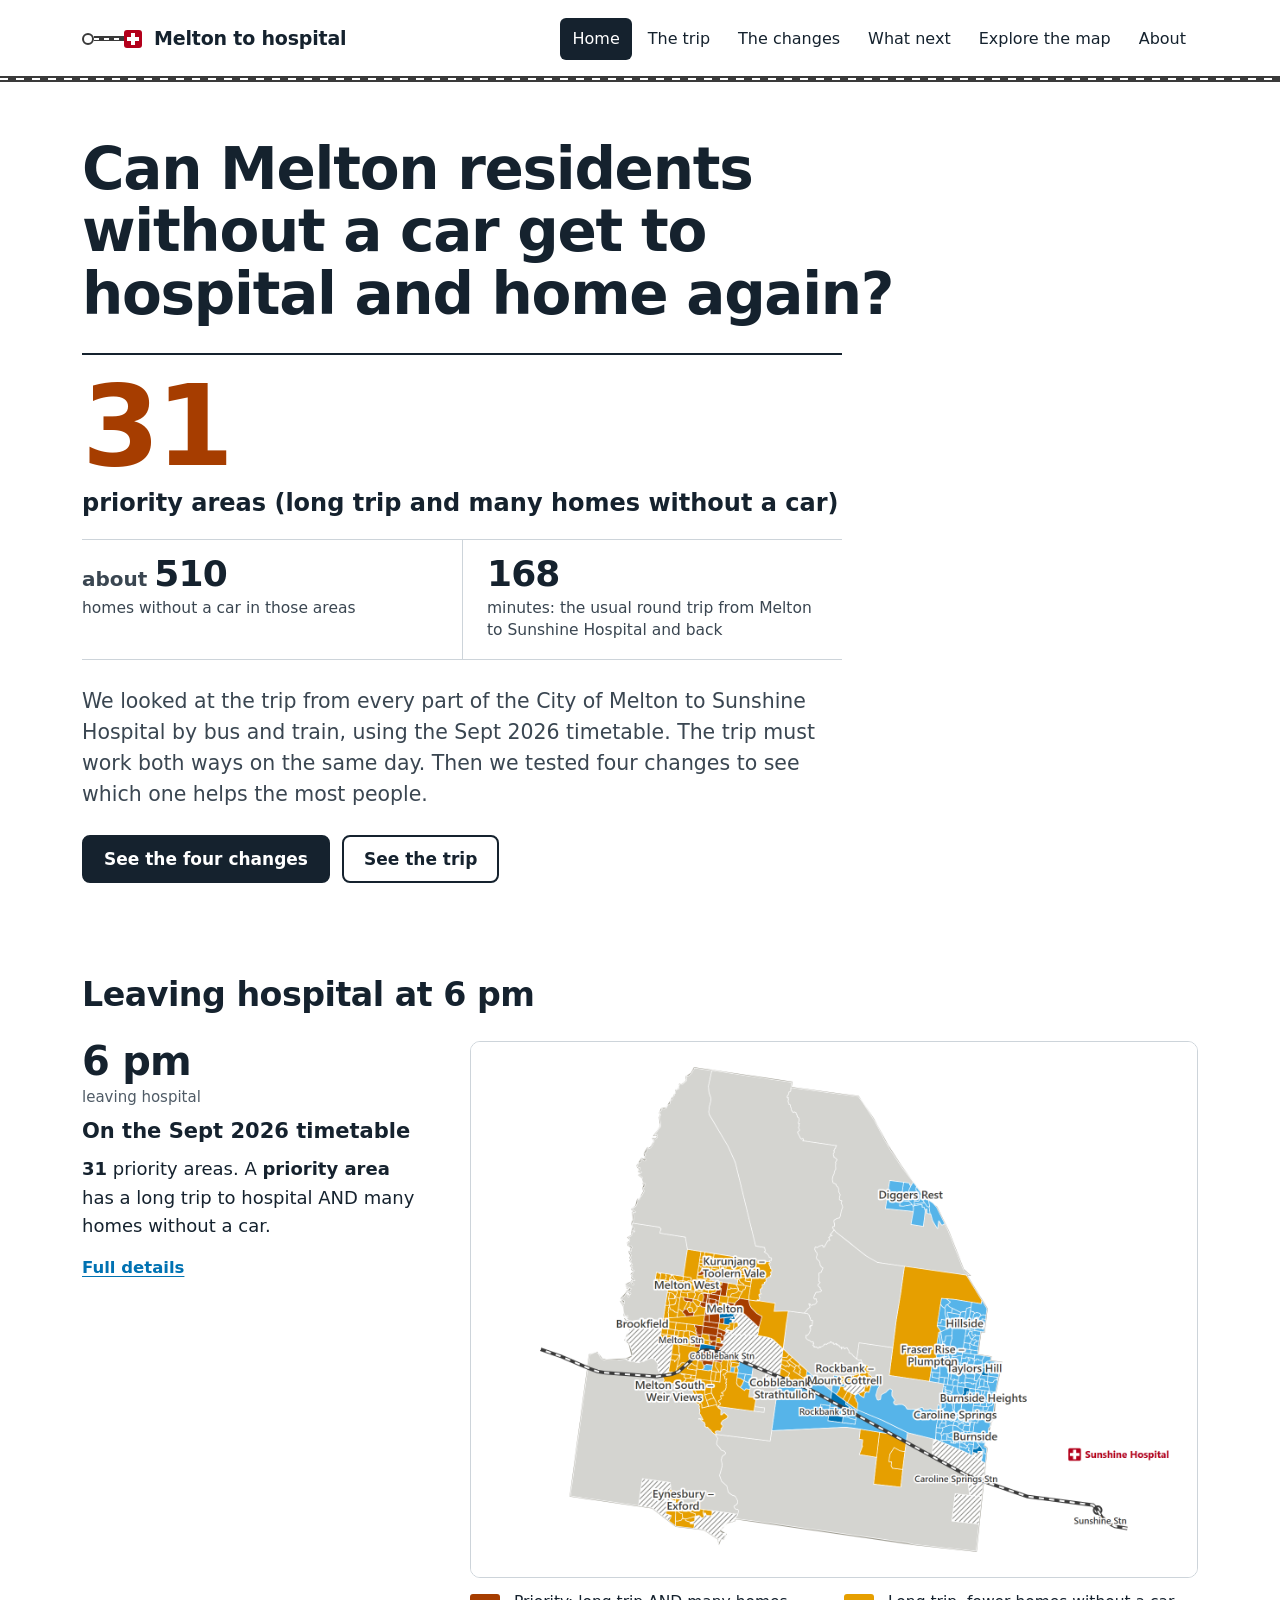
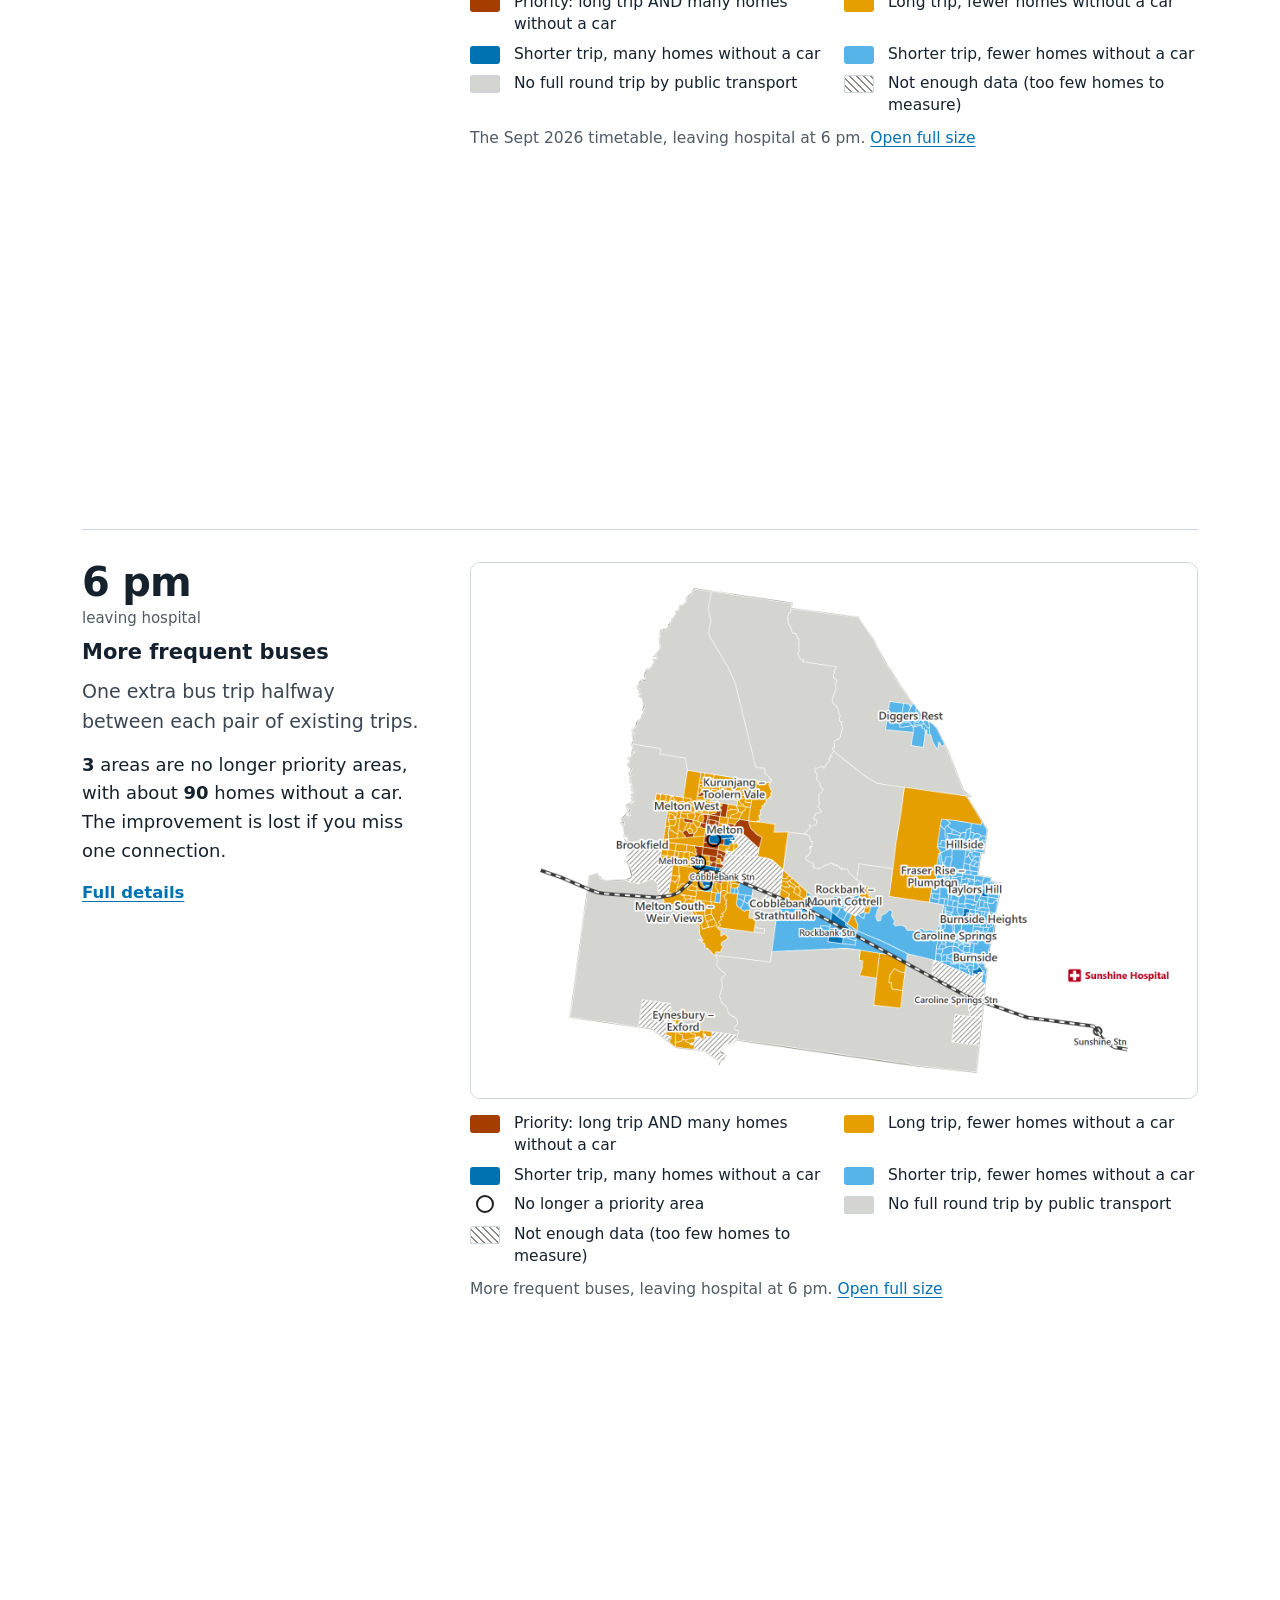
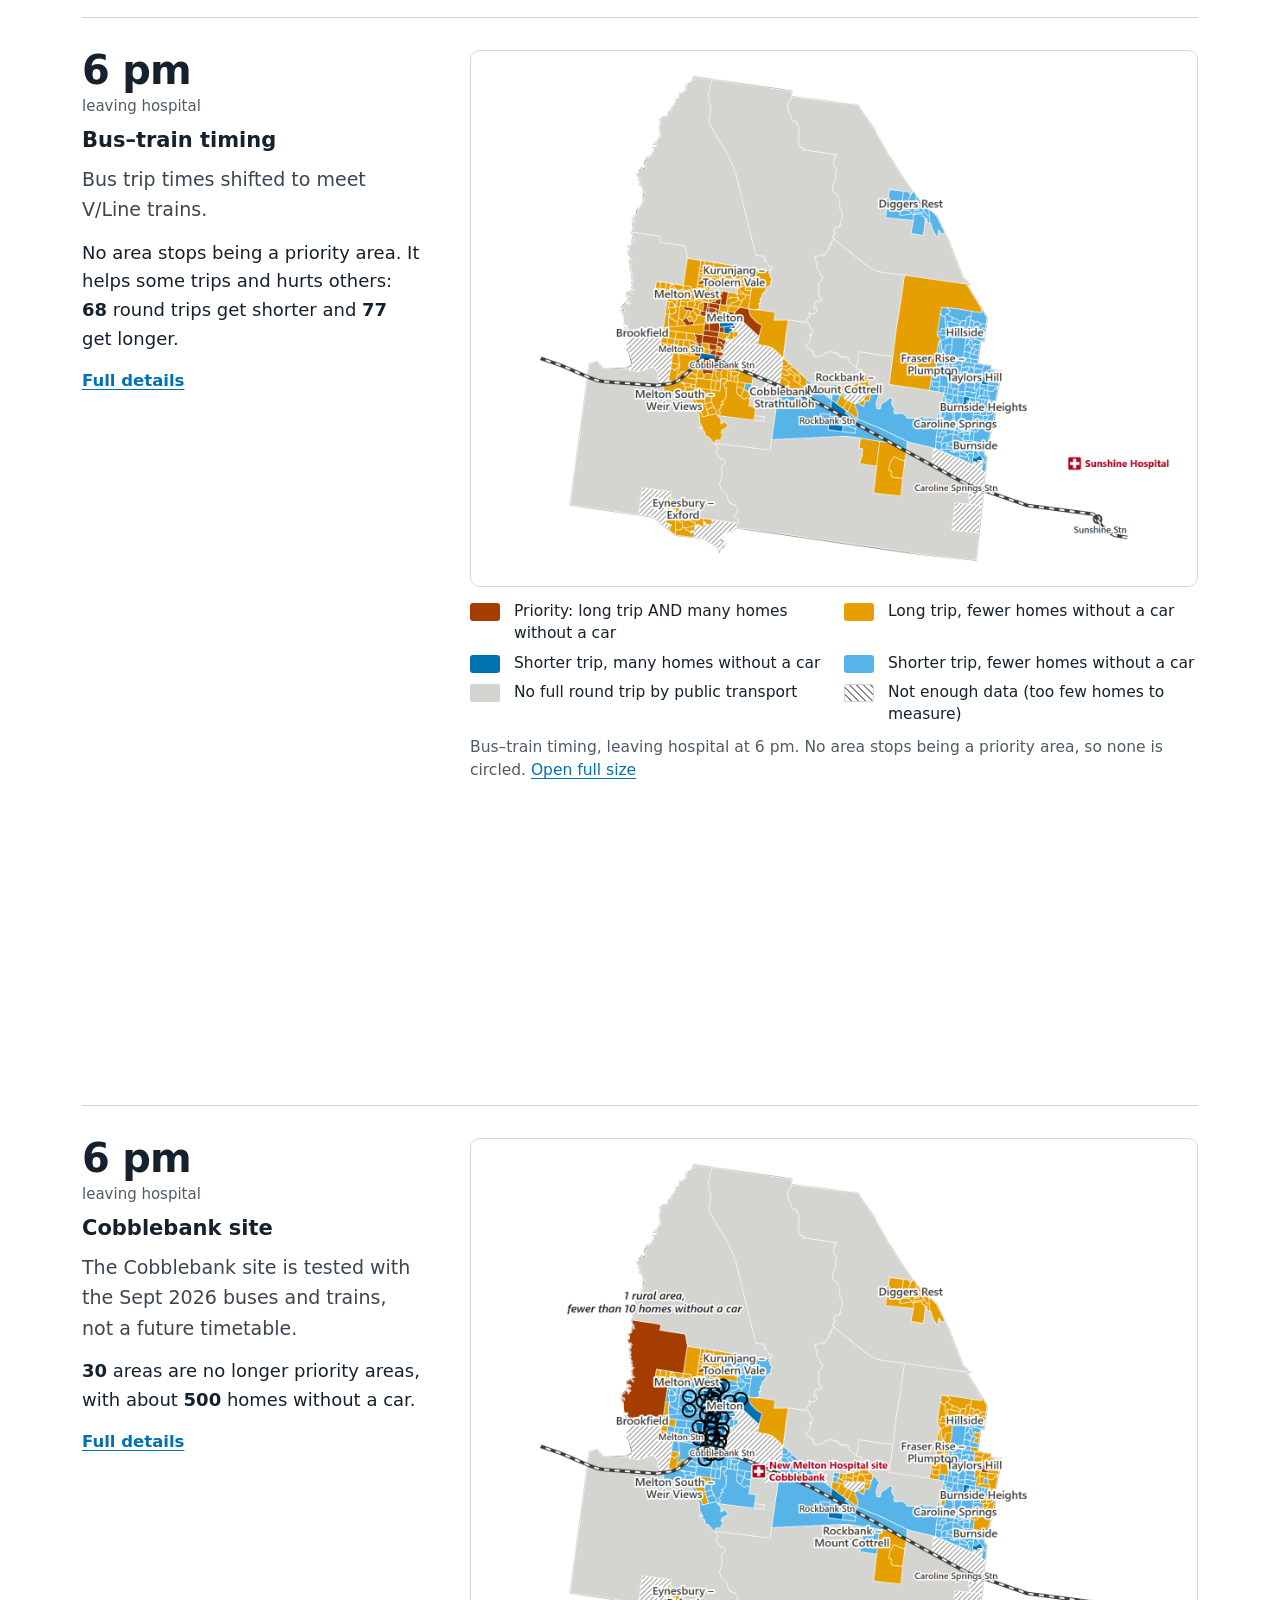
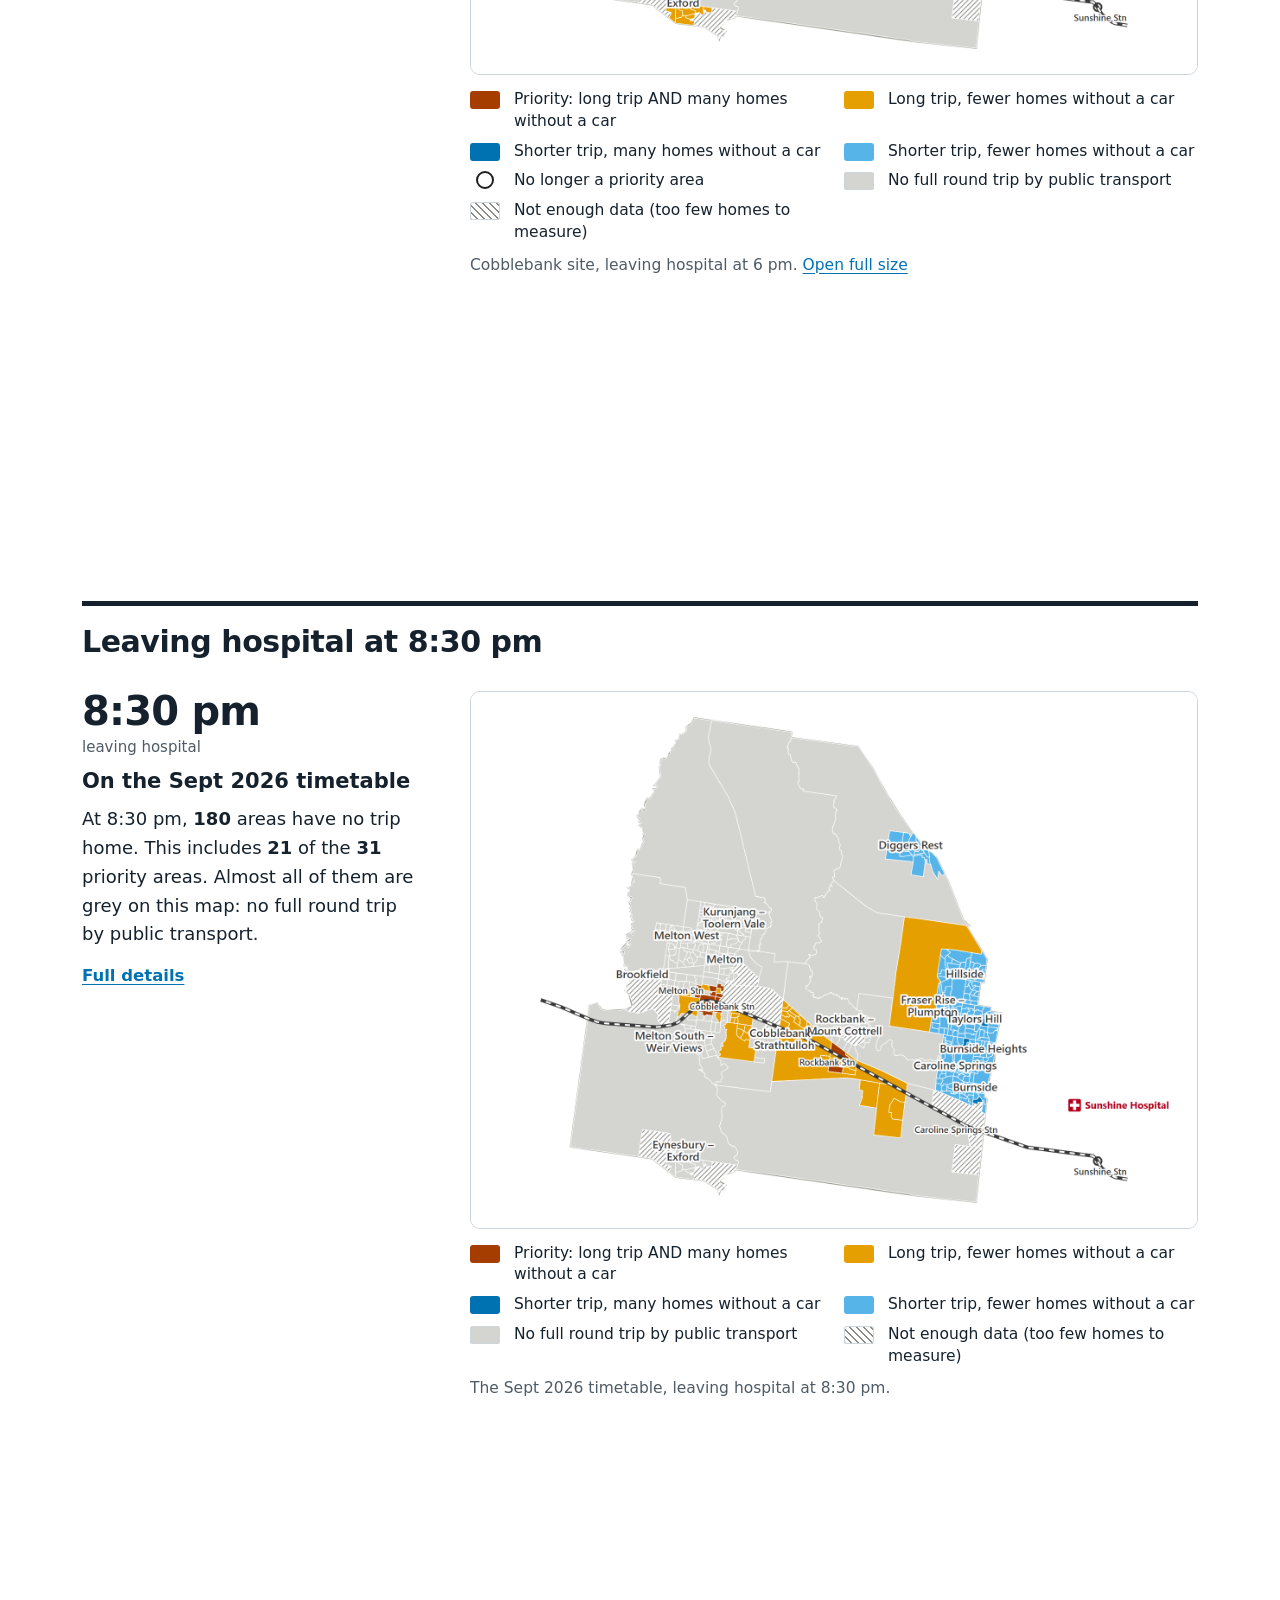
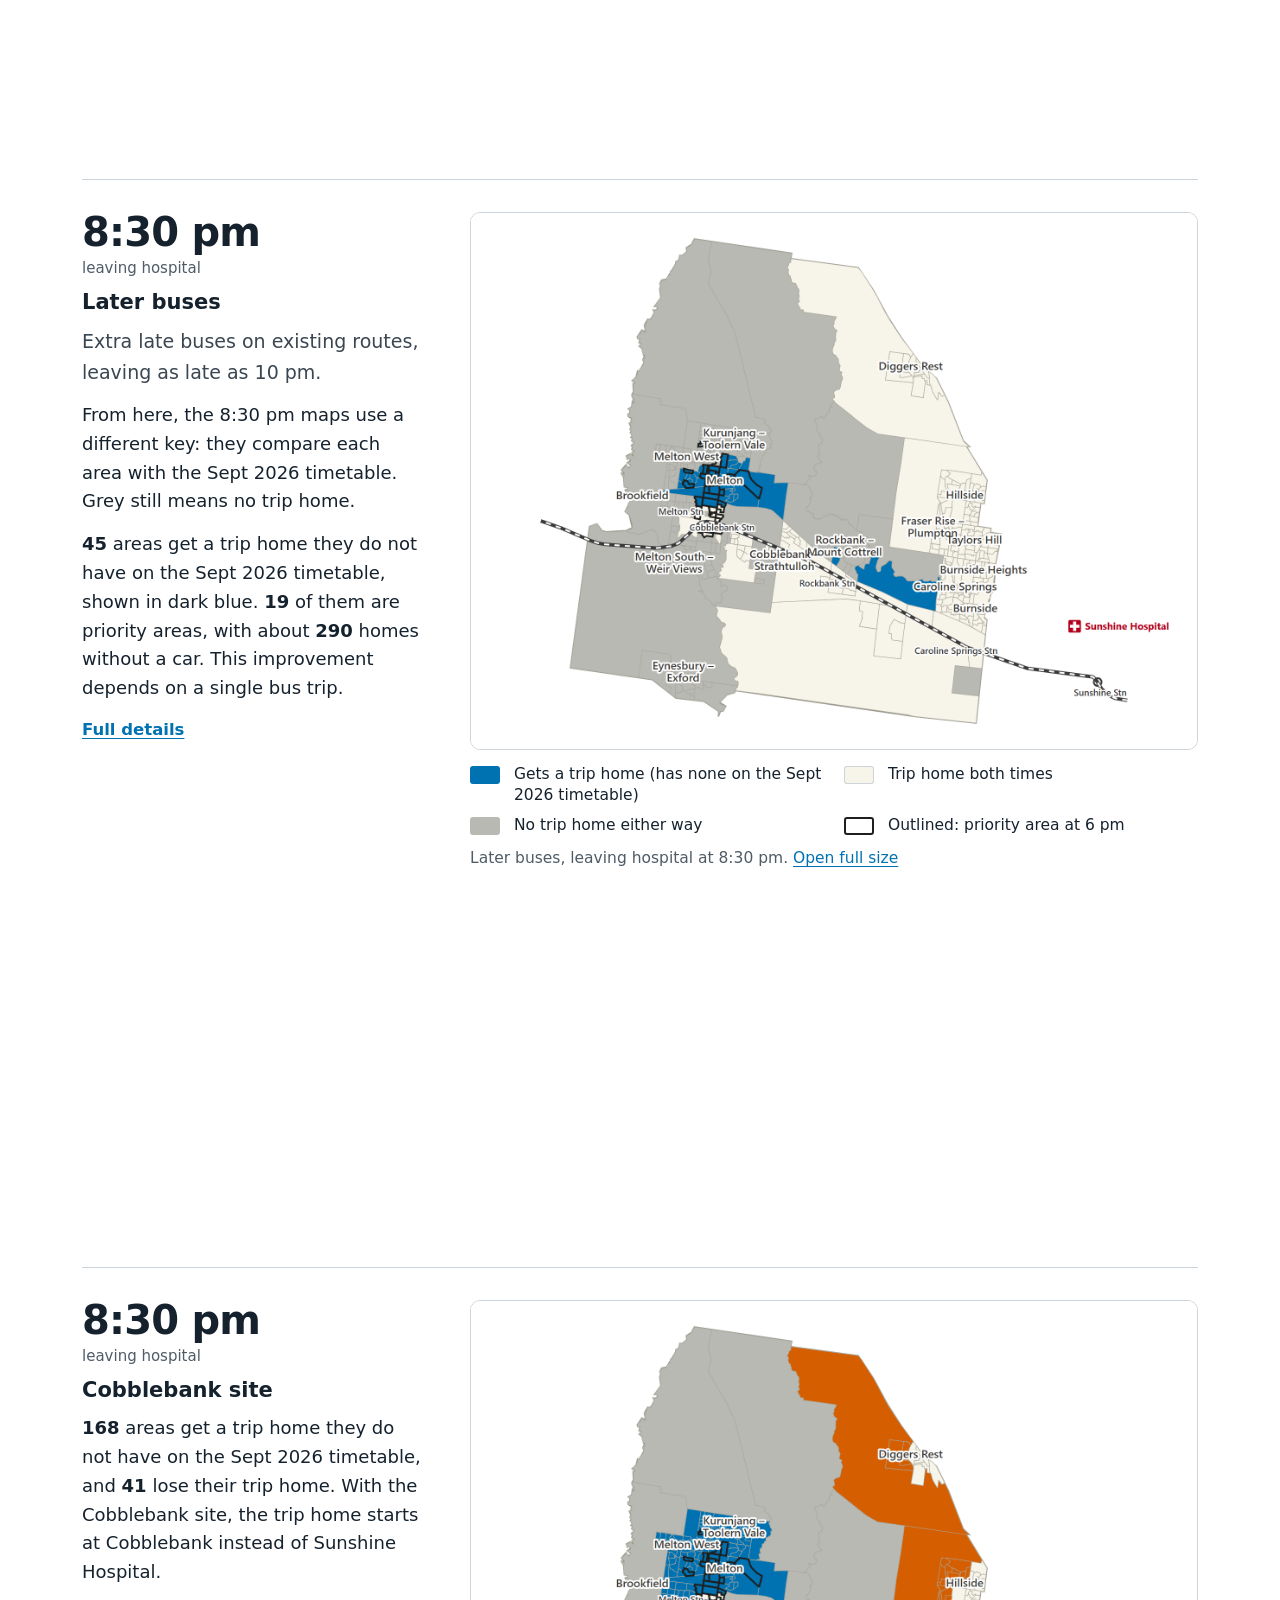
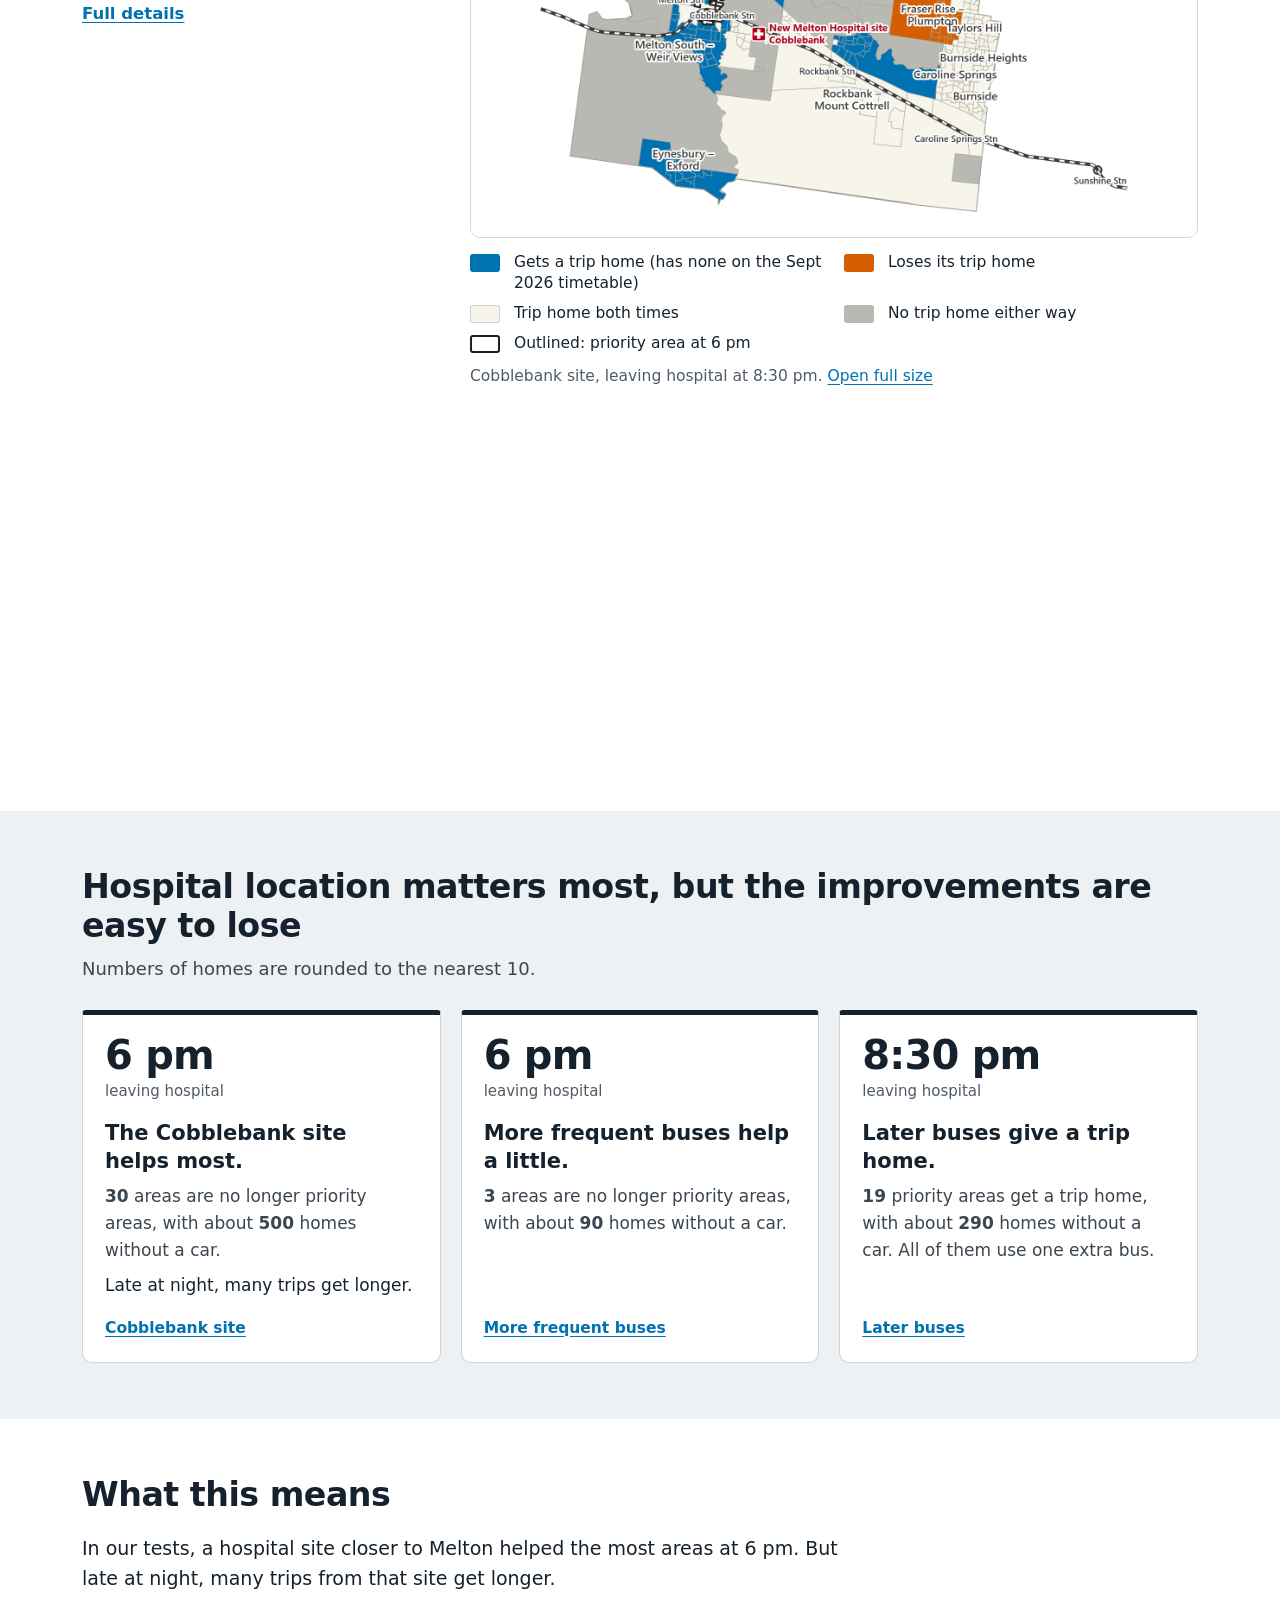
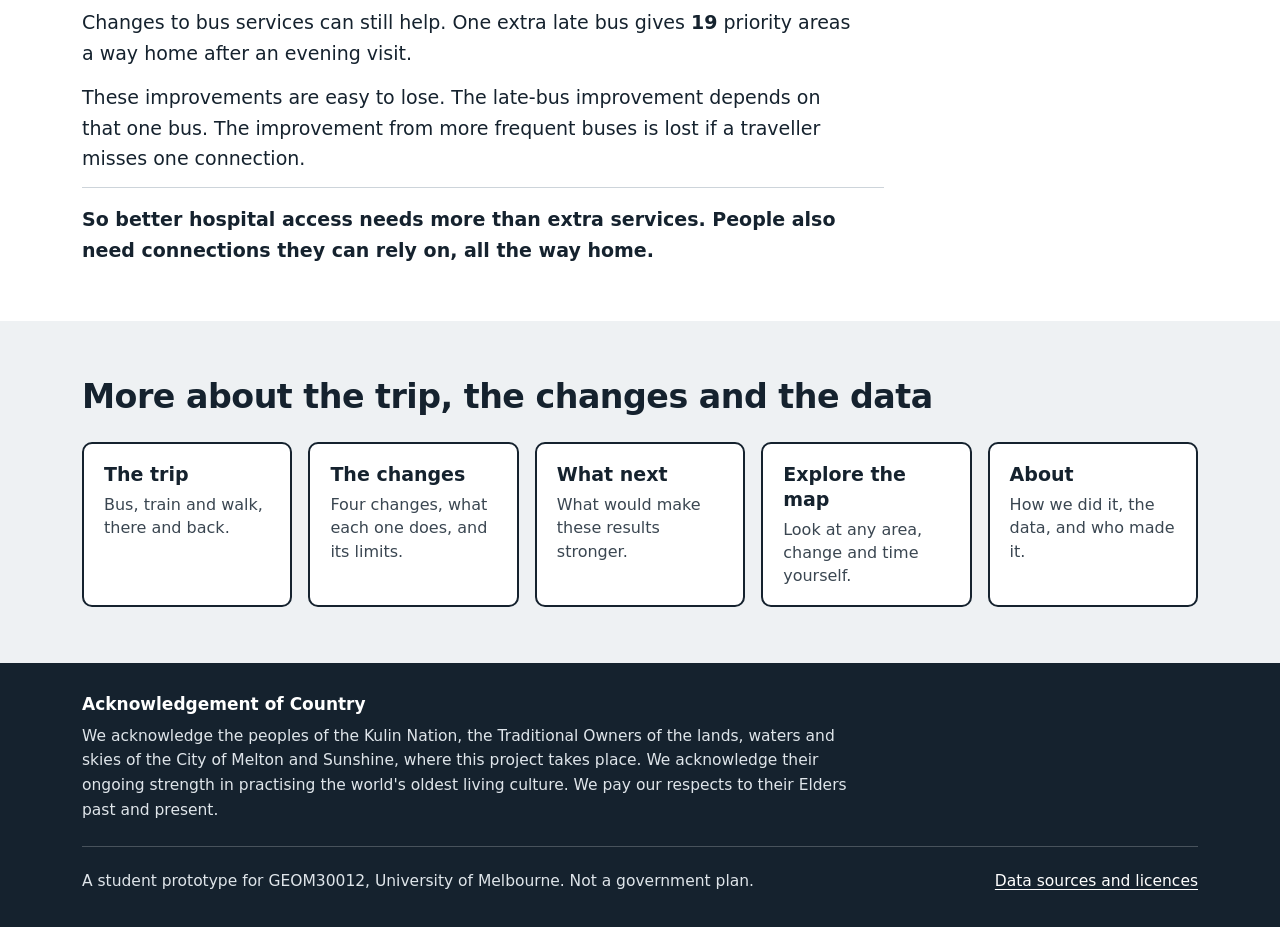
<file: index.html>
<!doctype html>
<html lang="en-AU">
<head>
<meta charset="utf-8">
<meta name="viewport" content="width=device-width, initial-scale=1">
<title>Melton to hospital</title>
<meta name="description" content="Can Melton residents without a car get to Sunshine Hospital and home again by public transport? Four possible changes, compared.">
<link rel="icon" href="data:,">
<link rel="stylesheet" href="assets/site.css">
<script>document.documentElement.className += " js-menu";</script>
</head>
<body>
<a class="skip" href="#main">Skip to content</a>
<header class="site-head">
  <div class="wrap">
    <a class="brand" href="index.html"><span class="mark" aria-hidden="true"><span class="stop"></span><span class="seg"></span><span class="hosp"></span></span>Melton to hospital</a>
    <nav class="site-nav" aria-label="Main">
      <button class="menu-btn" type="button" aria-expanded="false" aria-controls="site-menu">Menu</button>
      <ul id="site-menu">
        <li><a href="index.html" aria-current="page">Home</a></li>
        <li><a href="trip.html">The trip</a></li>
        <li><a href="changes.html">The changes</a></li>
        <li><a href="whatnext.html">What next</a></li>
        <li><a href="explore.html">Explore the map</a></li>
        <li><a href="about.html">About</a></li>
      </ul>
    </nav>
  </div>
  <div class="railrule" aria-hidden="true"></div>
</header>

<main id="main">
  <section class="page-top">
    <div class="wrap">
      <h1>Can Melton residents without a car get to hospital and home again?</h1>
      <ul class="keynums" aria-label="Key numbers on the Sept 2026 timetable">
        <li><span class="big"><span data-n="today.priority_areas">31</span></span> <span class="lbl">priority areas (long trip and many homes without a car)</span></li>
        <li><span class="big"><span class="pre">about </span><span data-n="today.priority_homes">510</span></span> <span class="lbl">homes without a car in those areas</span></li>
        <li><span class="big"><span data-n="today.round_trip_min">168</span></span> <span class="lbl">minutes: the usual round trip from Melton to Sunshine Hospital and back</span></li>
      </ul>
      <p class="lead">We looked at the trip from every part of the City of Melton to Sunshine Hospital by bus and train, using the Sept 2026 timetable. The trip must work both ways on the same day. Then we tested four changes to see which one helps the most people.</p>
      <div class="actions">
        <a class="btn primary" href="changes.html">See the four changes</a>
        <a class="btn" href="trip.html">See the trip</a>
      </div>
    </div>
  </section>

  <section class="band story-band" aria-labelledby="story-h">
    <div class="wrap">
      <div class="section-head"><h2 id="story-h">Leaving hospital at 6&nbsp;pm</h2></div>
      <ol class="story">
      <li class="step" id="story-today-6pm">
        <div class="step-text">
      <p class="when">6&nbsp;pm <small>leaving hospital</small></p>
      <h3>On the Sept 2026 timetable</h3>
      <p><span data-n="today.priority_areas">31</span> priority areas. A <b>priority area</b> has a long trip to hospital AND many homes without a car.</p>
      <p class="more"><a href="trip.html" aria-label="Full details: the trip">Full details</a></p>
        </div>
        <figure class="step-map">
          <div class="map-scroll" data-start="0.1" tabindex="0" role="region" aria-label="Map: the Sept 2026 timetable, leaving hospital at 6&nbsp;pm"><img src="img/web/map_today_6pm.png" width="840" height="620" loading="eager" fetchpriority="high"
            data-n-alt="Map of the City of Melton, leaving hospital at 6&nbsp;pm. {today.priority_areas} priority areas are shown in dark orange-brown." alt="Map of the City of Melton, leaving hospital at 6&nbsp;pm. 31 priority areas are shown in dark orange-brown."></div>
          <p class="swipe-hint">Swipe sideways to see the whole map.</p>
          <ul class="map-key" aria-label="Map key">
            <li><span class="sw priority"></span><span>Priority: long trip AND many homes without a car</span></li>
            <li><span class="sw long"></span><span>Long trip, fewer homes without a car</span></li>
            <li><span class="sw lowhigh"></span><span>Shorter trip, many homes without a car</span></li>
            <li><span class="sw lowlow"></span><span>Shorter trip, fewer homes without a car</span></li>
            <li><span class="sw grey"></span><span>No full round trip by public transport</span></li>
            <li><span class="sw hatch"></span><span>Not enough data (too few homes to measure)</span></li>
          </ul>
          <figcaption>The Sept 2026 timetable, leaving hospital at 6&nbsp;pm. <a href="img/map_today_6pm_1920x1080.png">Open full size</a></figcaption>
        </figure>
      </li>
      <li class="step" id="story-s1">
        <div class="step-text">
      <p class="when">6&nbsp;pm <small>leaving hospital</small></p>
      <h3>More frequent buses</h3>
      <p class="desc">One extra bus trip halfway between each pair of existing trips.</p>
      <p><span data-n="s1.helped_areas">3</span> areas are no longer priority areas, with about <span data-n="s1.helped_homes">90</span> homes without a car. The improvement is lost if you miss one connection.</p>
      <p class="more"><a href="changes.html#s1" aria-label="Full details: More frequent buses">Full details</a></p>
        </div>
        <figure class="step-map">
          <div class="map-scroll" data-start="0.1" tabindex="0" role="region" aria-label="Map: More frequent buses, leaving hospital at 6&nbsp;pm"><img src="img/web/map_more_buses_6pm.png" width="840" height="620" loading="lazy"
            data-n-alt="Map: more frequent buses, leaving hospital at 6&nbsp;pm. {s1.helped_areas} areas are circled: they are no longer priority areas." alt="Map: more frequent buses, leaving hospital at 6&nbsp;pm. 3 areas are circled: they are no longer priority areas."></div>
          <p class="swipe-hint">Swipe sideways to see the whole map.</p>
          <ul class="map-key" aria-label="Map key">
            <li><span class="sw priority"></span><span>Priority: long trip AND many homes without a car</span></li>
            <li><span class="sw long"></span><span>Long trip, fewer homes without a car</span></li>
            <li><span class="sw lowhigh"></span><span>Shorter trip, many homes without a car</span></li>
            <li><span class="sw lowlow"></span><span>Shorter trip, fewer homes without a car</span></li>
            <li><span class="sw ring"></span><span>No longer a priority area</span></li>
            <li><span class="sw grey"></span><span>No full round trip by public transport</span></li>
            <li><span class="sw hatch"></span><span>Not enough data (too few homes to measure)</span></li>
          </ul>
          <figcaption>More frequent buses, leaving hospital at 6&nbsp;pm. <a href="img/map_more_buses_6pm_1920x1080.png">Open full size</a></figcaption>
        </figure>
      </li>
      <li class="step" id="story-s2">
        <div class="step-text">
      <p class="when">6&nbsp;pm <small>leaving hospital</small></p>
      <h3>Bus–train timing</h3>
      <p class="desc">Bus trip times shifted to meet V/Line trains.</p>
      <p>No area stops being a priority area. It helps some trips and hurts others: <span data-n="s2.shorter">68</span> round trips get shorter and <span data-n="s2.longer">77</span> get longer.</p>
      <p class="more"><a href="changes.html#s2" aria-label="Full details: Bus–train timing">Full details</a></p>
        </div>
        <figure class="step-map">
          <div class="map-scroll" data-start="0.1" tabindex="0" role="region" aria-label="Map: Bus–train timing, leaving hospital at 6&nbsp;pm"><img src="img/web/map_better_timing_6pm.png" width="840" height="620" loading="lazy"
            alt="Map: bus–train timing, leaving hospital at 6&nbsp;pm. No area is circled: no area stops being a priority area."></div>
          <p class="swipe-hint">Swipe sideways to see the whole map.</p>
          <ul class="map-key" aria-label="Map key">
            <li><span class="sw priority"></span><span>Priority: long trip AND many homes without a car</span></li>
            <li><span class="sw long"></span><span>Long trip, fewer homes without a car</span></li>
            <li><span class="sw lowhigh"></span><span>Shorter trip, many homes without a car</span></li>
            <li><span class="sw lowlow"></span><span>Shorter trip, fewer homes without a car</span></li>
            <li><span class="sw grey"></span><span>No full round trip by public transport</span></li>
            <li><span class="sw hatch"></span><span>Not enough data (too few homes to measure)</span></li>
          </ul>
          <figcaption>Bus–train timing, leaving hospital at 6&nbsp;pm. No area stops being a priority area, so none is circled. <a href="img/map_better_timing_6pm_1920x1080.png">Open full size</a></figcaption>
        </figure>
      </li>
      <li class="step" id="story-s4-6pm">
        <div class="step-text">
      <p class="when">6&nbsp;pm <small>leaving hospital</small></p>
      <h3>Cobblebank site</h3>
      <p class="desc">The Cobblebank site is tested with the Sept 2026 buses and trains, not a future timetable.</p>
      <p><span data-n="s4.helped_areas">30</span> areas are no longer priority areas, with about <span data-n="s4.helped_homes">500</span> homes without a car.</p>
      <p class="more"><a href="changes.html#s4" aria-label="Full details: Cobblebank site">Full details</a></p>
        </div>
        <figure class="step-map">
          <div class="map-scroll" data-start="0.1" tabindex="0" role="region" aria-label="Map: Cobblebank site, leaving hospital at 6&nbsp;pm"><img src="img/web/map_cobblebank_6pm.png" width="840" height="620" loading="lazy"
            data-n-alt="Map: Cobblebank site, leaving hospital at 6&nbsp;pm. {s4.helped_areas} areas are circled: they are no longer priority areas." alt="Map: Cobblebank site, leaving hospital at 6&nbsp;pm. 30 areas are circled: they are no longer priority areas."></div>
          <p class="swipe-hint">Swipe sideways to see the whole map.</p>
          <ul class="map-key" aria-label="Map key">
            <li><span class="sw priority"></span><span>Priority: long trip AND many homes without a car</span></li>
            <li><span class="sw long"></span><span>Long trip, fewer homes without a car</span></li>
            <li><span class="sw lowhigh"></span><span>Shorter trip, many homes without a car</span></li>
            <li><span class="sw lowlow"></span><span>Shorter trip, fewer homes without a car</span></li>
            <li><span class="sw ring"></span><span>No longer a priority area</span></li>
            <li><span class="sw grey"></span><span>No full round trip by public transport</span></li>
            <li><span class="sw hatch"></span><span>Not enough data (too few homes to measure)</span></li>
          </ul>
          <figcaption>Cobblebank site, leaving hospital at 6&nbsp;pm. <a href="img/map_cobblebank_6pm_1920x1080.png">Open full size</a></figcaption>
        </figure>
      </li>
      </ol>
      <h2 class="story-divider">Leaving hospital at 8:30&nbsp;pm</h2>
      <ol class="story">
      <li class="step" id="story-today-830pm">
        <div class="step-text">
      <p class="when">8:30&nbsp;pm <small>leaving hospital</small></p>
      <h3>On the Sept 2026 timetable</h3>
      <p>At 8:30&nbsp;pm, <span data-n="today.no_trip_home_830pm">180</span> areas have no trip home. This includes <span data-n="today.priority_no_trip_home_830pm">21</span> of the <span data-n="today.priority_areas">31</span> priority areas. Almost all of them are grey on this map: no full round trip by public transport.</p>
      <p class="more"><a href="trip.html" aria-label="Full details: the trip">Full details</a></p>
        </div>
        <figure class="step-map">
          <div class="map-scroll" data-start="0.1" tabindex="0" role="region" aria-label="Map: the Sept 2026 timetable, leaving hospital at 8:30&nbsp;pm"><img src="img/web/map_today_830pm.png" width="840" height="620" loading="lazy"
            data-n-alt="Map of the City of Melton, leaving hospital at 8:30&nbsp;pm. {today.no_trip_home_830pm} areas have no trip home; almost all of them are grey." alt="Map of the City of Melton, leaving hospital at 8:30&nbsp;pm. 180 areas have no trip home; almost all of them are grey."></div>
          <p class="swipe-hint">Swipe sideways to see the whole map.</p>
          <ul class="map-key" aria-label="Map key">
            <li><span class="sw priority"></span><span>Priority: long trip AND many homes without a car</span></li>
            <li><span class="sw long"></span><span>Long trip, fewer homes without a car</span></li>
            <li><span class="sw lowhigh"></span><span>Shorter trip, many homes without a car</span></li>
            <li><span class="sw lowlow"></span><span>Shorter trip, fewer homes without a car</span></li>
            <li><span class="sw grey"></span><span>No full round trip by public transport</span></li>
            <li><span class="sw hatch"></span><span>Not enough data (too few homes to measure)</span></li>
          </ul>
          <figcaption>The Sept 2026 timetable, leaving hospital at 8:30&nbsp;pm.</figcaption>
        </figure>
      </li>
      <li class="step" id="story-s3">
        <div class="step-text">
      <p class="when">8:30&nbsp;pm <small>leaving hospital</small></p>
      <h3>Later buses</h3>
      <p class="desc">Extra late buses on existing routes, leaving as late as 10&nbsp;pm.</p>
      <p>From here, the 8:30&nbsp;pm maps use a different key: they compare each area with the Sept 2026 timetable. Grey still means no trip home.</p>
      <p><span data-n="s3.gain_areas">45</span> areas get a trip home they do not have on the Sept 2026 timetable, shown in dark blue. <span data-n="s3.priority_gain">19</span> of them are priority areas, with about <span data-n="s3.priority_gain_homes">290</span> homes without a car. This improvement depends on a single bus trip.</p>
      <p class="more"><a href="changes.html#s3" aria-label="Full details: Later buses">Full details</a></p>
        </div>
        <figure class="step-map">
          <div class="map-scroll" data-start="0.1" tabindex="0" role="region" aria-label="Map: Later buses, leaving hospital at 8:30&nbsp;pm"><img src="img/web/map_later_buses_830pm.png" width="840" height="620" loading="lazy"
            data-n-alt="Map: later buses, leaving hospital at 8:30&nbsp;pm. {s3.gain_areas} areas, in dark blue, get a trip home they do not have on the Sept 2026 timetable; {s3.priority_gain} of them are outlined priority areas. No area loses its trip home." alt="Map: later buses, leaving hospital at 8:30&nbsp;pm. 45 areas, in dark blue, get a trip home they do not have on the Sept 2026 timetable; 19 of them are outlined priority areas. No area loses its trip home."></div>
          <p class="swipe-hint">Swipe sideways to see the whole map.</p>
          <ul class="map-key" aria-label="Map key">
            <li><span class="sw gained"></span><span>Gets a trip home (has none on the Sept 2026 timetable)</span></li>
            <li><span class="sw both"></span><span>Trip home both times</span></li>
            <li><span class="sw neither"></span><span>No trip home either way</span></li>
            <li><span class="sw outline"></span><span>Outlined: priority area at 6&nbsp;pm</span></li>
          </ul>
          <figcaption>Later buses, leaving hospital at 8:30&nbsp;pm. <a href="img/map_later_buses_830pm_1920x1080.png">Open full size</a></figcaption>
        </figure>
      </li>
      <li class="step" id="story-s4-830pm">
        <div class="step-text">
      <p class="when">8:30&nbsp;pm <small>leaving hospital</small></p>
      <h3>Cobblebank site</h3>
      <p><span data-n="s4.gain_830pm_areas">168</span> areas get a trip home they do not have on the Sept 2026 timetable, and <span data-n="s4.lose_830pm_areas">41</span> lose their trip home. With the Cobblebank site, the trip home starts at Cobblebank instead of Sunshine Hospital.</p>
      <p class="more"><a href="changes.html#s4" aria-label="Full details: Cobblebank site">Full details</a></p>
        </div>
        <figure class="step-map">
          <div class="map-scroll" data-start="0.1" tabindex="0" role="region" aria-label="Map: Cobblebank site, leaving hospital at 8:30&nbsp;pm"><img src="img/web/map_cobblebank_830pm.png" width="840" height="620" loading="lazy"
            data-n-alt="Map: Cobblebank site, leaving hospital at 8:30&nbsp;pm. {s4.gain_830pm_areas} areas, in dark blue, get a trip home they do not have on the Sept 2026 timetable; {s4.lose_830pm_areas} areas, in orange, lose their trip home." alt="Map: Cobblebank site, leaving hospital at 8:30&nbsp;pm. 168 areas, in dark blue, get a trip home they do not have on the Sept 2026 timetable; 41 areas, in orange, lose their trip home."></div>
          <p class="swipe-hint">Swipe sideways to see the whole map.</p>
          <ul class="map-key" aria-label="Map key">
            <li><span class="sw gained"></span><span>Gets a trip home (has none on the Sept 2026 timetable)</span></li>
            <li><span class="sw lost"></span><span>Loses its trip home</span></li>
            <li><span class="sw both"></span><span>Trip home both times</span></li>
            <li><span class="sw neither"></span><span>No trip home either way</span></li>
            <li><span class="sw outline"></span><span>Outlined: priority area at 6&nbsp;pm</span></li>
          </ul>
          <figcaption>Cobblebank site, leaving hospital at 8:30&nbsp;pm. <a href="img/map_cobblebank_830pm_1920x1080.png">Open full size</a></figcaption>
        </figure>
      </li>
      </ol>
    </div>
  </section>

  <section class="band mist">
    <div class="wrap">
      <div class="section-head">
        <h2>Hospital location matters most, but the improvements are easy to lose</h2>
        <p>Numbers of homes are rounded to the nearest 10.</p>
      </div>
      <ol class="findings">
        <li class="finding">
          <div class="when">6&nbsp;pm <small>leaving hospital</small></div>
          <h3>The Cobblebank site helps most.</h3>
          <p><span data-n="s4.helped_areas">30</span> areas are no longer priority areas, with about <span data-n="s4.helped_homes">500</span> homes without a car.</p>
          <p class="late">Late at night, many trips get longer.</p>
          <a class="which" href="changes.html#s4">Cobblebank site</a>
        </li>
        <li class="finding">
          <div class="when">6&nbsp;pm <small>leaving hospital</small></div>
          <h3>More frequent buses help a little.</h3>
          <p><span data-n="s1.helped_areas">3</span> areas are no longer priority areas, with about <span data-n="s1.helped_homes">90</span> homes without a car.</p>
          <a class="which" href="changes.html#s1">More frequent buses</a>
        </li>
        <li class="finding">
          <div class="when">8:30&nbsp;pm <small>leaving hospital</small></div>
          <h3>Later buses give a trip home.</h3>
          <p><span data-n="s3.priority_gain">19</span> priority areas get a trip home, with about <span data-n="s3.priority_gain_homes">290</span> homes without a car. All of them use one extra bus.</p>
          <a class="which" href="changes.html#s3">Later buses</a>
        </li>
      </ol>
    </div>
  </section>

  <section class="band">
    <div class="wrap">
      <div class="meaning">
        <h2>What this means</h2>
        <p>In our tests, a hospital site closer to Melton helped the most areas at 6&nbsp;pm. But late at night, many trips from that site get longer.</p>
        <p>Changes to bus services can still help. One extra late bus gives <span data-n="s3.priority_gain">19</span> priority areas a way home after an evening visit.</p>
        <p>These improvements are easy to lose. The late-bus improvement depends on that one bus. The improvement from more frequent buses is lost if a traveller misses one connection.</p>
        <p>So better hospital access needs more than extra services. People also need connections they can rely on, all the way home.</p>
      </div>
    </div>
  </section>

  <section class="band mist">
    <div class="wrap">
      <div class="section-head"><h2>More about the trip, the changes and the data</h2></div>
      <ul class="next-links">
        <li><a href="trip.html"><b>The trip</b> <span>Bus, train and walk, there and back.</span></a></li>
        <li><a href="changes.html"><b>The changes</b> <span>Four changes, what each one does, and its limits.</span></a></li>
        <li><a href="whatnext.html"><b>What next</b> <span>What would make these results stronger.</span></a></li>
        <li><a href="explore.html"><b>Explore the map</b> <span>Look at any area, change and time yourself.</span></a></li>
        <li><a href="about.html"><b>About</b> <span>How we did it, the data, and who made it.</span></a></li>
      </ul>
    </div>
  </section>
</main>

<footer class="site-foot">
  <div class="wrap ack">
    <h2 id="ack-h">Acknowledgement of Country</h2>
    <p>We acknowledge the peoples of the Kulin Nation, the Traditional Owners of the lands, waters and skies of the City of Melton and Sunshine, where this project takes place. We acknowledge their ongoing strength in practising the world's oldest living culture. We pay our respects to their Elders past and present.</p>
  </div>
  <div class="wrap">
    <p>A student prototype for GEOM30012, University of Melbourne. Not a government plan.</p>
    <p><a href="about.html#sources">Data sources and licences</a></p>
  </div>
</footer>
<script src="assets/site.js"></script>
</body>
</html>
</file>
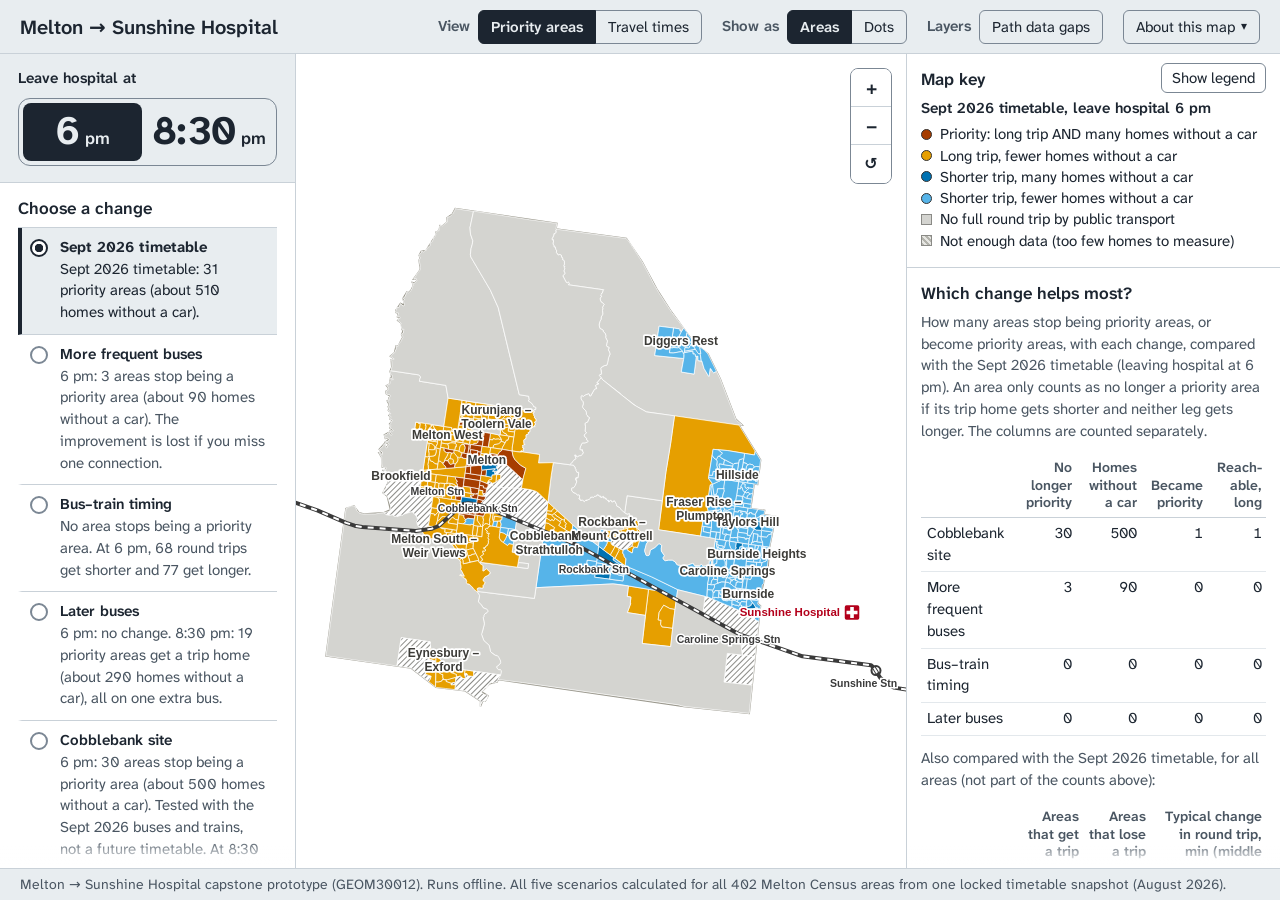
<file: explorer/index.html>
<!DOCTYPE html>
<html lang="en">
<head>
<meta charset="UTF-8">
<meta name="viewport" content="width=device-width, initial-scale=1">
<link rel="icon" href="data:,">
<title>Melton &rarr; Sunshine Hospital: Access Explorer</title>
<style>
  /* Explorer redesign (Oct 2026): display only. The map fills the screen; the
     time you leave hospital is the main control, and the page chrome (not the
     map) turns from overcast to dusk at 8:30 pm. Map colours are unchanged.
     One type family, Atkinson Hyperlegible Next (SIL OFL), local files in
     fonts/. SVG map labels and chart text keep their own font, as before. */
  @font-face { font-family: "Atkinson Hyperlegible Next"; font-style: normal; font-weight: 400; font-display: swap;
    src: url("fonts/atkinson-hyperlegible-next-latin-400-normal.woff2") format("woff2"); }
  @font-face { font-family: "Atkinson Hyperlegible Next"; font-style: normal; font-weight: 600; font-display: swap;
    src: url("fonts/atkinson-hyperlegible-next-latin-600-normal.woff2") format("woff2"); }
  @font-face { font-family: "Atkinson Hyperlegible Next"; font-style: normal; font-weight: 700; font-display: swap;
    src: url("fonts/atkinson-hyperlegible-next-latin-700-normal.woff2") format("woff2"); }

  :root {
    --ink: #1C2530;          /* text, selected state: 15.48:1 on white */
    --overcast: #E8EDF0;     /* 6 pm chrome */
    --dusk: #2F3654;         /* 8:30 pm chrome */
    --dusk-ink: #EEF0F7;     /* text on dusk: 10.38:1 */
    --panel: #FFFFFF;
    --muted: #4A5662;        /* 7.50:1 on white, 6.36:1 on overcast */
    --dusk-muted: #C3C8DA;   /* 7.09:1 on dusk */
    --rule: #C9D1D8;         /* decorative rules only */
    --edge: #7B8794;         /* control borders: 3.66:1 on white, 3.10:1 on overcast */
    --dusk-edge: #9AA3C2;    /* control borders on dusk: 4.72:1 */
    --tint: #E8EDF0;         /* selected row, notes */
    --hover: #F3F5F7;
    /* the chrome follows the time (set by render() on <body>) */
    --chrome: var(--overcast);
    --chrome-ink: var(--ink);
    --chrome-muted: var(--muted);
    --chrome-edge: var(--edge);
    --chrome-hover: rgba(28, 37, 48, 0.08);
    /* names the drawing and legend code already uses */
    --text: var(--ink);
    --ink-soft: var(--muted);
    --bg: var(--tint);
    --border: var(--rule);
    --rule-soft: #E3E8EC;
    --accent: var(--ink);
    --font: "Atkinson Hyperlegible Next", "Segoe UI", system-ui, -apple-system, Arial, sans-serif;
    --font-display: var(--font);
    --left-w: 296px;
    --right-w: 374px;
    --peek: 52px;
  }
  body[data-dusk="1"] {
    --chrome: var(--dusk);
    --chrome-ink: var(--dusk-ink);
    --chrome-muted: var(--dusk-muted);
    --chrome-edge: var(--dusk-edge);
    --chrome-hover: rgba(238, 240, 247, 0.12);
  }
  * { box-sizing: border-box; }
  html { height: 100%; }
  body {
    margin: 0;
    height: 100vh; height: 100dvh;
    overflow: hidden;
    display: grid;
    grid-template-rows: auto minmax(0, 1fr) auto;
    grid-template-columns: minmax(0, 1fr);
    font-family: var(--font);
    font-size: 15px;
    line-height: 1.45;
    color: var(--ink);
    background: var(--chrome);
    -webkit-font-smoothing: antialiased;
  }
  button, select, input { font-family: inherit; font-size: inherit; }
  :focus-visible { outline: 2px solid var(--ink); outline-offset: 2px; }
  .chrome :focus-visible { outline-color: var(--chrome-ink); }
  .vh { position: absolute !important; width: 1px; height: 1px; margin: -1px; padding: 0; overflow: hidden; clip: rect(0 0 0 0); white-space: nowrap; border: 0; }
  /* the only motion that is not a direct answer to a click: overcast -> dusk */
  .chrome { transition: background-color 0.3s ease, color 0.3s ease, border-color 0.3s ease; }
  body.preload *, body.preload *::before, body.preload *::after { transition: none !important; }

  /* ---- header: title + toolbar, one line ---- */
  #app-head {
    position: relative; z-index: 30;
    display: flex; align-items: center; gap: 16px 24px;
    padding: 8px 20px;
    min-height: 54px;
    background: var(--chrome); color: var(--chrome-ink);
    border-bottom: 1px solid var(--rule);
  }
  #app-head h1 { margin: 0; font-size: 20px; line-height: 26px; font-weight: 600; white-space: nowrap; }
  .toolbar { margin-left: auto; display: flex; align-items: center; gap: 10px 20px; flex-wrap: wrap; justify-content: flex-end; }
  .control-group { display: flex; align-items: center; gap: 8px; }
  .grouplabel { color: var(--chrome-muted); font-weight: 600; }
  .seg { display: inline-flex; }
  /* segmented buttons, on the chrome colour */
  button.view-btn, button.window-btn, .chrome-btn {
    min-height: 34px; padding: 4px 12px;
    border: 1px solid var(--chrome-edge); border-radius: 0; margin-left: -1px;
    background: transparent; color: var(--chrome-ink);
    line-height: 1.2; white-space: nowrap; cursor: pointer;
  }
  .seg > button:first-child { border-radius: 6px 0 0 6px; margin-left: 0; }
  .seg > button:last-child { border-radius: 0 6px 6px 0; }
  .seg > button:only-child { border-radius: 6px; }
  button.view-btn:hover, button.window-btn:hover, .chrome-btn:hover { background: var(--chrome-hover); }
  button.view-btn.active, button.window-btn.active {
    background: var(--chrome-ink); color: var(--chrome); border-color: var(--chrome-ink);
    position: relative; z-index: 1; font-weight: 600;
  }
  button.view-btn:disabled, button.window-btn:disabled { opacity: 0.55; cursor: not-allowed; }
  .chrome-btn { border-radius: 6px; margin-left: 0; display: inline-flex; align-items: center; gap: 6px; }
  .chrome-btn .chev { font-size: 0.8em; transition: transform 0.2s ease; }
  .chrome-btn[aria-expanded="true"] .chev { transform: rotate(180deg); }
  #options-toggle { display: none; }
  #about-panel {
    position: absolute; top: calc(100% + 6px); right: 20px; z-index: 40;
    width: min(540px, calc(100vw - 32px));
    padding: 14px 18px; border: 1px solid var(--edge); border-radius: 8px;
    background: var(--panel); color: var(--ink);
  }
  #about-panel p { margin: 0; }
  #about-panel .about-title { font-weight: 600; margin-bottom: 6px; }
  #about-panel .sub { color: var(--muted); }

  /* ---- shell: [left | map | right] ---- */
  #shell {
    display: grid;
    grid-template-columns: var(--left-w) minmax(0, 1fr) var(--right-w);
    min-height: 0;
  }
  @media (min-width: 1500px) { :root { --left-w: 340px; --right-w: 370px; } }
  @media (min-width: 1800px) { :root { --left-w: 360px; --right-w: 400px; } }

  /* left column: when, then which change */
  #left { display: flex; flex-direction: column; min-height: 0; overflow-y: auto; background: var(--panel); border-right: 1px solid var(--rule); }
  .when { background: var(--chrome); color: var(--chrome-ink); padding: 14px 18px 16px 18px; border-bottom: 1px solid var(--rule); }
  .when-label, fieldset.timeswitch > legend { display: block; padding: 0; margin: 0 0 8px 0; font-size: 15px; font-weight: 600; }
  fieldset.timeswitch { border: 0; margin: 0; padding: 0; min-width: 0; }
  .ts { display: grid; grid-template-columns: 1fr 1fr; gap: 4px; padding: 4px; border: 1.5px solid var(--chrome-edge); border-radius: 12px; }
  .ts label {
    position: relative; display: flex; align-items: baseline; justify-content: center; gap: 5px;
    padding: 6px 6px 8px 6px; border-radius: 8px; cursor: pointer; color: var(--chrome-ink);
    transition: background-color 0.3s ease, color 0.3s ease;
  }
  .ts input { position: absolute; inset: 0; width: 100%; height: 100%; margin: 0; opacity: 0; cursor: pointer; }
  .ts .num { font-size: 40px; line-height: 44px; font-weight: 700; font-variant-numeric: tabular-nums; letter-spacing: -0.01em; }
  .ts .ampm { font-size: 17px; font-weight: 600; }
  .ts label:hover { background: var(--chrome-hover); }
  .ts label:has(input:checked) { background: var(--chrome-ink); color: var(--chrome); }
  .ts label:has(input:focus-visible) { outline: 2px solid var(--chrome-ink); outline-offset: 2px; }
  .when .control-group { flex-direction: column; align-items: stretch; gap: 6px; margin-top: 14px; }
  .when .control-group:first-child { margin-top: 0; }
  .when .grouplabel { color: var(--chrome-ink); }
  .when .seg { display: flex; flex-direction: column; }
  .when .seg > button { border-radius: 0; margin: -1px 0 0 0; text-align: left; white-space: normal; padding: 6px 12px; }
  .when .seg > button:first-child { border-radius: 6px 6px 0 0; margin-top: 0; }
  .when .seg > button:last-child { border-radius: 0 0 6px 6px; }
  #window-buttons { display: grid; grid-template-columns: 1fr 1fr; gap: 4px; }
  #window-buttons > button { border-radius: 6px; margin: 0; text-align: center; white-space: normal; padding: 5px 8px; }
  select#metric-select, select#scenario-select, select#area-select {
    width: 100%; min-height: 36px; padding: 5px 8px;
    border: 1px solid var(--edge); border-radius: 6px; background: var(--panel); color: var(--ink);
  }
  select#metric-select:disabled { opacity: 0.55; }

  .changes { padding: 14px 18px 18px 18px; }
  .changes h2 { margin: 0 0 8px 0; font-size: 17px; line-height: 22px; font-weight: 600; }
  #scenario-pick { display: none; }
  /* one list: each row is a scenario and its result */
  #cards { border-top: 1px solid var(--rule); }
  .card {
    display: grid; grid-template-columns: 20px minmax(0, 1fr); column-gap: 10px;
    padding: 9px 10px 10px 8px;
    border-bottom: 1px solid var(--rule); border-left: 4px solid transparent;
    background: var(--panel); cursor: pointer;
  }
  .card:hover { background: var(--hover); }
  .card input[type="radio"] {
    grid-row: 1; grid-column: 1; appearance: none; -webkit-appearance: none;
    width: 18px; height: 18px; margin: 2px 0 0 0; border: 2px solid var(--edge); border-radius: 50%;
    background: var(--panel); cursor: pointer;
  }
  .card input[type="radio"]:checked { border-color: var(--ink); background: radial-gradient(circle, var(--ink) 0 4px, var(--panel) 4.5px); }
  .card input[type="radio"]:disabled { opacity: 0.5; cursor: not-allowed; }
  .card .card-h { grid-column: 2; font-weight: 600; cursor: pointer; }
  .card .card-t { grid-column: 2; color: var(--muted); }
  .card.active { background: var(--tint); border-left-color: var(--ink); }
  .card.active .card-h { font-weight: 700; }
  .card.active .card-t { color: var(--ink); }
  #scenario-desc { margin-top: 12px; }
  #scenario-desc b { font-weight: 600; }
  .helped-def { margin: 10px 0 0 0; padding-left: 10px; border-left: 3px solid var(--edge); color: var(--muted); }

  /* ---- map ---- */
  #map-area { position: relative; display: flex; min-width: 0; min-height: 0; background: #ffffff; }
  #map-wrap { flex: 1; position: relative; overflow: hidden; display: flex; flex-direction: row; min-width: 0; }
  #map-svg { flex: 1 1 auto; min-width: 0; cursor: grab; touch-action: none; user-select: none; }
  #map-svg:focus-visible { outline: 3px solid var(--ink); outline-offset: -3px; }
  #map-svg.dragging { cursor: grabbing; }
  #map-nav {
    position: absolute; top: 14px; right: 14px; z-index: 6;
    display: flex; flex-direction: column;
    border: 1px solid var(--edge); border-radius: 8px; overflow: hidden; background: var(--panel);
  }
  #map-nav button {
    width: 40px; height: 38px; padding: 0; border: 0; border-bottom: 1px solid var(--rule);
    background: var(--panel); color: var(--ink); font: 600 19px/1 var(--font); cursor: pointer;
  }
  #map-nav button:last-child { border-bottom: 0; font-size: 16px; }
  #map-nav button:hover { background: var(--hover); }
  #map-nav button:focus-visible { outline-offset: -3px; }
  #stub-banner {
    position: absolute; top: 14px; left: 50%; transform: translateX(-50%);
    background: #fff3cd; border: 1px solid #e0c260; color: #5c4700;
    padding: 8px 16px; border-radius: 6px; display: none; z-index: 5;
  }

  /* ---- right column: map key, ranking, area detail ---- */
  div#detail { display: flex; flex-direction: column; min-height: 0; background: var(--panel); border-left: 1px solid var(--rule); }
  #detail-inner { flex: 1; min-height: 0; overflow-y: auto; scrollbar-width: thin; scrollbar-color: #8d98a2 transparent; }
  #left { scrollbar-width: thin; scrollbar-color: #8d98a2 transparent; }
  #sheet-handle { display: none; }
  /* scrolling columns: fade the bottom edge so it shows there is more below */
  #left::after, #detail-inner::after {
    content: ""; display: block; position: sticky; bottom: 0; flex: 0 0 auto;
    height: 28px; margin-top: -28px;
    background: linear-gradient(rgba(255, 255, 255, 0), #ffffff 85%);
    pointer-events: none;
  }
  .changes { padding-bottom: 30px; }
  .rsec:last-child { padding-bottom: 30px; }
  .about-phone { display: none; }
  .rsec { padding: 14px 18px 16px 18px; border-bottom: 1px solid var(--rule); }
  .rsec:last-child { border-bottom: 0; }
  div#detail h2 { margin: 0 0 8px 0; font-size: 17px; line-height: 22px; font-weight: 600; }
  #key-section h2 { margin-bottom: 4px; }
  /* the legend button sits on the "Map key" heading line, so the key's own
     title gets the full width */
  #key-section { position: relative; }
  #key-section .legend-toggle { position: absolute; top: 9px; right: 18px; }
  #key-section .legend-head { margin-bottom: 4px; }

  /* legend (sizes in em so the export layouts can scale it) */
  #legend { line-height: 1.35; }
  /* "Hide legend": a compact key stays -- the head line and the colour rows
     (swatch + label; the ramp in Travel times). Counts, notes, symbols and
     context rows are hidden, not removed, so the legend counts stay in the page. */
  div#detail.legend-collapsed #legend > :not(.legend-head):not(.key-main):not(.ramp):not(.ramp-labels) { display: none; }
  div#detail.legend-collapsed #legend .key-main { margin-top: 0; gap: 1px; }
  div#detail.legend-collapsed #legend .key-main .cnt { display: none; }
  #legend .ramp { height: 10px; border-radius: 2px; margin: 4px 0; }
  #legend .ramp-labels { display: flex; justify-content: space-between; color: var(--muted); font-variant-numeric: tabular-nums; }
  #legend .legend-title { font-weight: 600; margin-bottom: 3px; }
  #legend .legend-head { display: flex; align-items: center; gap: 10px; margin-bottom: 6px; }
  #legend .legend-head .legend-title { flex: 1; margin-bottom: 0; }
  #legend .legend-toggle {
    flex: 0 0 auto; min-height: 30px; padding: 3px 10px; border: 1px solid var(--edge);
    background: var(--panel); border-radius: 6px; cursor: pointer; color: var(--ink);
  }
  #legend .legend-toggle:hover { background: var(--hover); }
  #legend .legend-lead { font-weight: 700; margin: 3px 0 6px 0; display: flex; gap: 6px; align-items: center; }
  #legend .status-key { display: flex; flex-direction: column; gap: 3px; margin-top: 5px; }
  #legend .status-row { display: flex; align-items: center; gap: 8px; }
  #legend .status-row span.lbl { color: var(--ink); }
  #legend .cnt { color: var(--muted); margin-left: auto; padding-left: 10px; white-space: nowrap; font-variant-numeric: tabular-nums; }
  #legend .view-note { margin-top: 8px; padding-top: 6px; border-top: 1px solid var(--rule-soft); color: var(--muted); }
  #legend .cut-note { margin-top: 5px; padding-top: 5px; border-top: 1px solid var(--rule-soft); color: var(--muted); }
  #legend .cut-note b { color: var(--ink); font-weight: 600; }
  #legend .scenario-note,
  #legend .why-note { margin: 3px 0 7px 0; padding: 5px 8px; background: var(--tint); border-left: 3px solid var(--ink); color: var(--ink); }
  #legend details.cut-details > summary { cursor: pointer; color: var(--ink); font-weight: 600; margin-top: 7px; text-decoration: underline; text-decoration-color: var(--edge); text-underline-offset: 3px; }
  #legend .rural-note { margin-top: 4px; color: var(--muted); }
  .legend-note-line { font-weight: 600; margin: 5px 0 2px 0; color: var(--ink); }

  /* legend swatches: map symbols, unchanged */
  .swatch { flex: 0 0 auto; width: 11px; height: 11px; }
  .swatch-dest { border-radius: 50%; background: #1f1f1d; border: 1.5px solid #fff; outline: 1px solid #999; }
  .swatch-diamond { background: #4d4d4d; transform: rotate(45deg); width: 8px; height: 8px; }
  .swatch-tri-up {
    width: 0; height: 0; background: none;
    border-left: 5.5px solid transparent; border-right: 5.5px solid transparent;
    border-bottom: 10px solid #d97706;
  }
  .swatch-tri-down {
    width: 0; height: 0; background: none;
    border-left: 5.5px solid transparent; border-right: 5.5px solid transparent;
    border-top: 10px solid #7c2d12;
  }
  .swatch-square-suppressed {
    background: repeating-linear-gradient(45deg, #b3b3ac, #b3b3ac 2px, #e6e6e2 2px, #e6e6e2 4px);
    border: 1px solid #8a8a86;
  }
  .swatch-square-undefined { background: #ffffff; border: 1.5px dashed #8a8a86; }
  .swatch-hosp { width: 12px; height: 12px; }
  .swatch-line { width: 14px; height: 4px; background: #3a3a3a; border-top: 1px solid #fff; border-bottom: 1px solid #fff; outline: 1px solid #3a3a3a; }
  .swatch-station { border-radius: 50%; background: #fff; border: 2px solid #3a3a3a; width: 9px; height: 9px; margin: 0 1px; }
  .swatch-outline { background: #f2f1ec; border: 1.5px solid #9a988d; }
  .swatch-circle { border-radius: 50%; border: 1px solid #333; }
  .swatch-diamond-nt { background: #CC79A7; border: 1px solid #333; transform: rotate(45deg); width: 8px; height: 8px; margin: 0 1.5px; }
  .swatch-ring { border-radius: 50%; border: 2px solid #000; background: none; width: 13px; height: 13px; }
  .swatch-sqring { border: 2px solid #000; background: none; width: 13px; height: 13px; }
  .swatch-sqring-dash { border: 2px dashed #000; background: none; width: 13px; height: 13px; }
  .swatch-nodata { background: #d4d4d0; border: 1px solid #8a8a86; }

  /* ranking */
  #ranking-panel { display: none; }
  #ranking-panel h2 { margin-bottom: 4px; }
  #ranking-panel .sub { color: var(--muted); margin-bottom: 8px; }
  .tscroll { overflow-x: auto; }
  #ranking-panel table.rank { width: 100%; border-collapse: collapse; margin: 4px 0; font-variant-numeric: tabular-nums; }
  #ranking-panel table.rank th, #ranking-panel table.rank td { padding: 5px 4px; border-bottom: 1px solid var(--rule-soft); text-align: right; }
  #ranking-panel table.rank th:first-child, #ranking-panel table.rank td:first-child { text-align: left; padding-left: 6px; }
  #ranking-panel table.rank th { font-weight: 600; color: var(--muted); font-size: 14px; line-height: 1.25; vertical-align: bottom; border-bottom: 1px solid var(--rule); }
  #ranking-panel table.rank tr.current td { background: var(--tint); font-weight: 700; }
  #ranking-panel table.rank tr.current td:first-child { box-shadow: inset 4px 0 0 var(--ink); }
  /* 8:30 pm table: the change's name on its own row, numbers below */
  #ranking-panel table.rank.split td:first-child { text-align: right; padding-left: 4px; }
  #ranking-panel table.rank.split th.rname { text-align: left; color: var(--ink); font-size: 15px; font-weight: 600; border-bottom: 0; padding: 7px 6px 0 6px; }
  #ranking-panel table.rank.split tbody.current th, #ranking-panel table.rank.split tbody.current td { background: var(--tint); font-weight: 700; }
  #ranking-panel table.rank.split tbody.current th.rname { box-shadow: inset 4px 0 0 var(--ink); }
  #ranking-panel table.rank.split tbody.current td:first-child { box-shadow: inset 4px 0 0 var(--ink); }
  #ranking-panel .s3-note { margin-top: 8px; padding: 6px 9px; background: var(--tint); border-left: 3px solid var(--ink); }

  /* area detail */
  .area-pick { margin-bottom: 10px; }
  .area-pick label { display: block; font-weight: 600; margin-bottom: 4px; }
  div#detail table { width: 100%; border-collapse: collapse; font-variant-numeric: tabular-nums; }
  div#detail td { padding: 3px 0; vertical-align: top; }
  div#detail td.k { color: var(--muted); width: 55%; padding-right: 8px; }
  div#detail .section-h { font-weight: 600; margin-top: 14px; margin-bottom: 3px; padding-top: 8px; border-top: 1px solid var(--rule-soft); }
  .iqr { color: var(--muted); font-size: 14px; white-space: nowrap; }
  div#detail .placeholder { color: var(--muted); }
  div#detail .summary { border: 1px solid var(--rule); border-left: 4px solid var(--ink); padding: 10px 12px; background: var(--panel); }
  div#detail .summary .sa1 { font-size: 17px; font-weight: 700; }
  div#detail .summary .ctx { color: var(--muted); margin-bottom: 5px; }
  div#detail .summary td.k { width: 48%; }
  div#detail details.tech { margin-top: 12px; }
  div#detail details.tech > summary { cursor: pointer; font-weight: 600; }

  footer#app-footer {
    padding: 6px 20px; font-size: 14px; line-height: 19px;
    background: var(--chrome); color: var(--chrome-muted); border-top: 1px solid var(--rule);
  }

  /* laptop widths: a little more line length in the right column */
  @media (max-width: 1499px) and (min-width: 1100px) {
    .rsec { padding-left: 14px; padding-right: 14px; }
    #key-section .legend-toggle { right: 14px; }
  }
  /* lower laptop screens: same text sizes, tighter blocks */
  @media (max-height: 820px) and (min-width: 1100px) {
    #app-head { min-height: 50px; padding-top: 6px; padding-bottom: 6px; }
    .when { padding-top: 10px; padding-bottom: 12px; }
    .ts .num { font-size: 34px; line-height: 38px; }
    .changes { padding-top: 10px; }
    .card { padding-top: 6px; padding-bottom: 7px; line-height: 1.38; }
    .rsec { padding-top: 10px; padding-bottom: 10px; }
    #key-section .legend-toggle { top: 5px; }
  }

  /* ---- narrow screens and phones: top bar + bottom sheet ---- */
  @media (max-width: 1099px) {
    body { padding-bottom: var(--peek); }
    #app-head { padding: 6px 12px; min-height: 48px; gap: 10px; }
    #app-head h1 { font-size: 18px; white-space: normal; }
    #options-toggle { display: inline-flex; margin-left: auto; }
    .toolbar {
      display: none; position: absolute; top: 100%; left: 0; right: 0; z-index: 40;
      margin: 0; padding: 12px 16px; justify-content: flex-start; flex-direction: column; align-items: flex-start;
      background: var(--chrome); border-bottom: 1px solid var(--rule);
    }
    body.options-open .toolbar { display: flex; }
    .toolbar .control-group { flex-wrap: wrap; }
    #about-panel { position: fixed; top: 56px; left: 16px; right: 16px; width: auto; }
    #shell { grid-template-columns: minmax(0, 1fr); grid-template-rows: auto minmax(0, 1fr); }
    #left { overflow: visible; border-right: 0; border-bottom: 1px solid var(--rule); }
    .when { padding: 8px 16px 10px 16px; }
    fieldset.timeswitch { display: grid; grid-template-columns: auto 1fr; align-items: center; column-gap: 12px; }
    fieldset.timeswitch > legend { float: left; margin: 0; }
    .ts .num { font-size: 28px; line-height: 32px; }
    .ts .ampm { font-size: 15px; }
    .ts label { padding: 3px 6px 5px 6px; }
    .when .control-group { margin-top: 8px; }
    .changes { padding: 8px 16px 10px 16px; }
    .changes h2 { display: none; }
    #scenario-pick { display: block; }
    #scenario-pick label { display: block; font-weight: 600; margin-bottom: 4px; }
    #cards { border-top: 0; }
    .card:not(.active) { display: none; }
    .card.active { display: block; padding: 6px 0 0 0; border: 0; background: transparent; }
    .card.active input, .card.active .card-h { display: none; }
    #scenario-desc { display: none; }
    .helped-def { margin-top: 6px; font-size: 14px; }
    div#detail {
      position: fixed; left: 0; right: 0; bottom: 0; z-index: 35;
      height: 85vh; height: 85dvh;
      border-left: 0; border-top: 1px solid var(--edge); border-radius: 12px 12px 0 0;
      transform: translateY(calc(100% - var(--peek)));
      transition: transform 0.25s ease;
      box-shadow: 0 -2px 10px rgba(28, 37, 48, 0.18);
    }
    div#detail.open { transform: none; }
    #sheet-handle {
      display: flex; flex-direction: column; align-items: center; justify-content: center; gap: 4px;
      flex: 0 0 var(--peek); width: 100%; padding: 4px 16px; margin: 0;
      border: 0; border-bottom: 1px solid var(--rule); border-radius: 12px 12px 0 0;
      background: var(--panel); color: var(--ink); font-weight: 600;
      cursor: grab; touch-action: none; user-select: none;
    }
    #sheet-handle .grip { width: 40px; height: 4px; border-radius: 2px; background: var(--edge); }
    footer#app-footer { padding: 6px 16px; }
  }
  @media (max-width: 1099px) { #left::after { display: none; } }
  /* phones: the footer line and the "improved" note move into "About this
     map", so the map gets more height */
  @media (max-width: 699px) {
    footer#app-footer, #helped-def { display: none; }
    .about-phone { display: block; margin-top: 8px !important; }
  }
  @media (max-width: 1099px) and (max-height: 500px) {
    /* phone held sideways: the top bar must not take the map's height */
    #left { max-height: 45vh; overflow-y: auto; }
  }

  /* ---- map drawing: unchanged ---- */
  .origin-shape { cursor: pointer; }
  path.sa1-area { stroke: #ffffff; stroke-width: 0.7; cursor: pointer; }
  path.sa1-area:hover { stroke: #1f1f1d; stroke-width: 1.4; }
  .selection-ring { fill: none; stroke: #1f1f1d; stroke-width: 1.6; stroke-dasharray: 2.5 1.5; pointer-events: none; }
  circle.dest-marker { fill: #1f1f1d; stroke: #fff; stroke-width: 1.5; }
  .ctx-place { font: italic 11px "Segoe UI", Arial, sans-serif; fill: #8a887f; paint-order: stroke; stroke: #fff; stroke-width: 3px; pointer-events: none; }
  .ctx-station-label { font: 600 10.5px "Segoe UI", Arial, sans-serif; fill: #3a3a3a; paint-order: stroke; stroke: #fff; stroke-width: 3px; pointer-events: none; }
  .ctx-hosp-label { font: 700 11.5px "Segoe UI", Arial, sans-serif; fill: #b3001b; paint-order: stroke; stroke: #fff; stroke-width: 3.5px; pointer-events: none; }
  .ctx-large { font: italic 600 11.5px "Segoe UI", Arial, sans-serif; fill: #1f1f1d; paint-order: stroke; stroke: #fff; stroke-width: 3.5px; stroke-linejoin: round; pointer-events: none; }
  .ctx-sa2 { font: 600 12px "Segoe UI", Arial, sans-serif; fill: #3d3c38; paint-order: stroke; stroke: #fff; stroke-width: 3.5px; stroke-linejoin: round; pointer-events: none; }
  path.sa1-area.status-area { stroke: #a9a79c; stroke-width: 0.6; }

  /* ---- print and screen export layouts (#export=map|chart) ---- */
  #export-head, #export-foot, #export-chart { display: none; }
  body.export-mode #app-head, body.export-mode #left, body.export-mode div#detail,
  body.export-mode footer, body.export-mode #map-nav { display: none !important; }
  body.export-mode { display: flex; flex-direction: column; height: 100vh; padding: 0; background: #fff; font-size: 14px; line-height: 1.45; }
  body.export-mode #shell { display: flex; flex: 1; min-height: 0; }
  body.export-mode #map-area { flex: 1; }
  body.export-mode #export-head { display: block; padding: 16px 22px 8px 22px; border-bottom: 1px solid var(--border); }
  body.export-mode #export-head h1 { font-family: var(--font-display); font-size: 24px; font-weight: 600; letter-spacing: -0.01em; margin: 0 0 4px 0; }
  body.export-mode #export-head .sub { font-size: 15px; color: var(--ink-soft); }
  body.export-mode #export-foot { display: block; padding: 6px 22px 12px 22px; font-size: 11.5px; color: var(--muted); border-top: 1px solid var(--border); }
  body.export-mode #map-wrap { display: flex; flex-direction: row; }
  body.export-mode #legend { position: static; flex: 0 0 330px; width: 330px; max-width: none; max-height: none; overflow: hidden;
    border: 0; border-right: 1px solid var(--border); border-radius: 0; box-shadow: none; background: #fff; font-size: 11.5px; padding: 10px 12px 8px 22px; }
  body.export-mode #map-svg { flex: 1 1 auto; min-width: 0; }
  body.export-mode #legend { order: -1; }
  body.export-mode #legend .view-note { display: none; }
  @media (min-width: 1800px) {
    body.export-mode #legend { font-size: 14.5px; flex-basis: 430px; width: 430px; }
    body.export-mode #legend .legend-lead { font-size: 16px; }
    body.export-mode .ctx-sa2 { font-size: 14.5px; }
  }
  body.export-mode #legend .legend-lead { font-size: 14px; }
  body.export-mode #legend .legend-toggle { display: none; }
  body.export-mode .ctx-large { font-size: 13px; }
  body.export-mode .ctx-sa2 { font-size: 13px; }
  body.export-chart #map-wrap { display: none; }
  body.export-chart #export-chart { display: flex; flex-direction: column; flex: 1; padding: 6px 22px; }
  .chart-text { font: 15px "Segoe UI", Arial, sans-serif; fill: #1f1f1d; }
  .chart-cat { font-weight: 600; }
  .chart-muted { font: 13px "Segoe UI", Arial, sans-serif; fill: #52514e; }
  .chart-note { font-size: 14px; color: #1f1f1d; margin-top: 4px; }

  @media (prefers-reduced-motion: reduce) { * { transition: none !important; animation: none !important; scroll-behavior: auto !important; } }
</style>
</head>
<body data-dusk="0" class="preload">

<header id="app-head" class="chrome">
  <h1>Melton &rarr; Sunshine Hospital</h1>
  <button id="options-toggle" class="chrome-btn" type="button" aria-expanded="false" aria-controls="toolbar">Map options</button>
  <div class="toolbar" id="toolbar">
    <div class="control-group" role="group" aria-labelledby="lbl-view">
      <span class="grouplabel" id="lbl-view">View</span>
      <div class="seg" id="view-buttons"></div>
    </div>
    <div class="control-group" role="group" aria-labelledby="lbl-style">
      <span class="grouplabel" id="lbl-style">Show as</span>
      <div class="seg" id="style-buttons"></div>
    </div>
    <div class="control-group" role="group" aria-labelledby="lbl-layers">
      <span class="grouplabel" id="lbl-layers">Layers</span>
      <div class="seg" id="layer-buttons"></div>
    </div>
    <button id="about-toggle" class="chrome-btn" type="button" aria-expanded="false" aria-controls="about-panel">About this map <span class="chev" aria-hidden="true">&#9662;</span></button>
  </div>
  <div id="about-panel" hidden>
    <p class="about-title">Melton &rarr; Sunshine Hospital: Access &amp; Service Improvement Scenario Explorer</p>
    <p class="sub">Which change to existing bus and train services most improves same-day hospital trips for Melton areas where many households are without a car? <span id="generated-note"></span></p>
    <p class="about-phone">An area counts as improved when it stops being a priority area: its trip home gets shorter and no part of the trip gets longer.</p>
    <p class="about-phone sub" id="about-footer"></p>
  </div>
</header>

<div id="export-head"><h1 id="export-title"></h1><div class="sub" id="export-sub"></div></div>

<main id="shell">
  <div id="left">
    <div class="when chrome">
      <fieldset class="timeswitch" id="time-group">
        <legend>Leave hospital at</legend>
        <div class="ts" id="time-buttons"></div>
      </fieldset>
      <div class="control-group" id="colour-group" role="group" aria-labelledby="lbl-colour">
        <span class="grouplabel" id="lbl-colour">Colour by</span>
        <div class="seg" id="colour-buttons"></div>
      </div>
      <div class="control-group" id="window-group" role="group" aria-labelledby="lbl-window">
        <span class="grouplabel" id="lbl-window">Window</span>
        <div id="window-buttons"></div>
      </div>
      <div class="control-group" id="metric-group">
        <label class="grouplabel" for="metric-select">Metric</label>
        <select id="metric-select"></select>
      </div>
    </div>
    <div class="changes">
      <h2 id="changes-h">Choose a change</h2>
      <div id="scenario-pick"><label for="scenario-select">Choose a change</label><select id="scenario-select"></select></div>
      <div id="cards" role="radiogroup" aria-labelledby="changes-h"></div>
      <div id="scenario-desc"></div>
      <p class="helped-def" id="helped-def">An area counts as improved when it stops being a priority area: its trip home gets shorter and no part of the trip gets longer.</p>
    </div>
  </div>

  <div id="map-area">
    <div id="map-wrap">
      <div id="stub-banner"></div>
      <svg id="map-svg" width="100%" height="100%" tabindex="0" role="img" aria-label="Map of Melton areas. Use the arrow keys to move the map."></svg>
      <div id="map-nav" role="group" aria-label="Map navigation">
        <button id="zoom-in" type="button" title="Zoom in" aria-label="Zoom in">+</button>
        <button id="zoom-out" type="button" title="Zoom out" aria-label="Zoom out">−</button>
        <button id="zoom-reset" type="button" title="Reset map view" aria-label="Reset map view">↺</button>
      </div>
    </div>
    <div id="export-chart"></div>
  </div>

  <div id="detail">
    <button id="sheet-handle" type="button" aria-expanded="false" aria-controls="detail-inner"><span class="grip" aria-hidden="true"></span><span id="sheet-handle-text">Show key and details</span></button>
    <div id="detail-inner">
      <section class="rsec" id="key-section" aria-labelledby="key-h">
        <h2 id="key-h">Map key</h2>
        <div id="legend"></div>
      </section>
      <section class="rsec" id="ranking-panel"></section>
      <section class="rsec" id="area-section" aria-labelledby="area-h">
        <h2 id="area-h">Area detail</h2>
        <div class="area-pick"><label for="area-select">Choose an area</label><select id="area-select"></select></div>
        <div id="detail-body" class="placeholder">Click an area to select it. Hovering previews another one.</div>
      </section>
    </div>
  </div>
</main>

<div id="export-foot"></div>
<footer id="app-footer" class="chrome"></footer>

<script src="data/melton_data.js"></script>
<script src="data/context_layers.js"></script>
<script src="data/sa1_polygons.js"></script>
<script>
(function () {
  "use strict";

  // ---- config -----------------------------------------------------------

  // desc: the one plain sentence shown under the buttons for the selected
  // scenario (Elvis's wording, 28 Sep 2026).
  var SCENARIOS = [
    { id: "S0", label: "Sept 2026 timetable", desc: "The Sept 2026 timetable and Sunshine Hospital." },
    { id: "S1", label: "More frequent buses", desc: "One extra bus trip halfway between each pair of existing trips." },
    { id: "S2", label: "Bus–train timing", desc: "Bus trip times shifted to meet V/Line trains." },
    { id: "S3", label: "Later buses", desc: "Extra late buses on existing routes, leaving as late as 10 pm." },
    { id: "S4", label: "Cobblebank site", desc: "The Cobblebank site, tested with the Sept 2026 buses and trains, not a future timetable." }
  ];
  var WINDOWS = [
    { id: "weekday_peak", label: "Weekday peak" },
    { id: "weekday_offpeak", label: "Weekday off-peak" },
    { id: "weekday_late_return", label: "Weekday late return" },
    { id: "weekend", label: "Weekend" }
  ];
  // direction: "outbound" | "return_leg" | "origin" (static, scenario-independent)
  var METRICS = [
    { id: "travel_time_min", label: "Outbound travel time (min)", direction: "outbound", group: "difficulty" },
    { id: "excess_wait_min", label: "Outbound excess wait (min)", direction: "outbound", group: "difficulty" },
    { id: "total_burden_min", label: "Outbound total burden (min)", direction: "outbound", group: "difficulty" },
    { id: "return_travel_time_min", label: "Return travel time (min)", direction: "return_leg", group: "difficulty" },
    // n_rides = number of transit (non-walk) legs, R/05_traveltimes.R --
    // rides, not transfers. Transfers = rides - 1 (shown in the detail panel).
    { id: "n_rides", label: "Outbound transit rides", direction: "outbound", group: "difficulty" },
    { id: "walk_distance_m", label: "Outbound walk distance (m)", direction: "outbound", group: "difficulty" },
    { id: "zero_vehicle_share", label: "Zero-vehicle household share", direction: "origin", group: "dependency" }
  ];

  var DESTINATIONS = {
    S0: { lon: 144.8173897, lat: -37.7588359, label: "Sunshine Hospital" },
    S4: { lon: 144.6045509, lat: -37.7160486, label: "New Melton Hospital site, Cobblebank" }
  };

  // Destination is Sunshine Hospital for every scenario except S4 (B13: S4 is
  // a destination-coordinate swap on the baseline network, not an invented
  // Cobblebank timetable) -- defined for every scenario id, independent of
  // whether that scenario's travel-time data has been computed yet, so the
  // legend/marker can show it even for a not-yet-computed scenario.
  function destinationFor(scenarioId) {
    return scenarioId === "S4" ? DESTINATIONS.S4 : DESTINATIONS.S0;
  }

  var SVGNS = "http://www.w3.org/2000/svg";

  // ---- journey-status / dependency-axis symbol config ----------------------
  // Distinct shape AND colour per status -- never colour alone (accessibility).
  // "ok" (difficulty metrics) and "dependency-eligible" (dependency metric)
  // are drawn as a circle filled from the metric's colour ramp, handled
  // separately in drawOriginShape(); everything below is a fixed, non-ramp
  // appearance for a status that means "no metric value to show here".

  var JOURNEY_STATUS_META = {
    "unroutable":           { shape: "diamond",   fill: "#4d4d4d", stroke: "#222222", label: "Unroutable (no service in any window)" },
    "outbound-no-service":  { shape: "triangle-up",   fill: "#d97706", stroke: "#7c4a03", label: "Outbound: no scheduled service" },
    "return-no-service":    { shape: "triangle-down", fill: "#7c2d12", stroke: "#451a03", label: "Return: no scheduled service" }
  };
  var DEPENDENCY_AXIS_META = {
    "dependency-suppressed": { shape: "square-suppressed", fill: "#b3b3ac", stroke: "#8a8a86", label: "Too few households to measure (under 20)" },
    "dependency-undefined":  { shape: "square-undefined",  fill: "#ffffff", stroke: "#8a8a86", label: "Dependency undefined (0 dwellings)" }
  };

  // ---- "Priority areas" view config (Phase 8c) -------------------------------
  // Classes are read from MELTON_DATA.priority (R/07_results.R +
  // R/phase8_ranking.R via R/08_export.R) -- nothing is classified or counted
  // for the ranking here. Palette: Okabe-Ito (colour-blind-safe categorical);
  // the two non-cell classes also differ by SHAPE, never colour alone.
  // Cell ids are "<access>_<dependency>".

  var PRIORITY_CLASSES = [
    // deeper than Okabe-Ito vermillion so it separates from the amber on a
    // projector (all-pairs check: CVD and normal-vision dE >= 20)
    { id: "high_high", shape: "circle",  fill: "#A63D00", label: "Priority: long trip AND many homes without a car" },
    { id: "high_low",  shape: "circle",  fill: "#E69F00", label: "Long trip, fewer homes without a car" },
    { id: "low_high",  shape: "circle",  fill: "#0072B2", label: "Shorter trip, many homes without a car" },
    { id: "low_low",   shape: "circle",  fill: "#56B4E9", label: "Shorter trip, fewer homes without a car" },
    // Task 5: own grey styles, never mixed with the four groups (light grey
    // passes the CVD and normal-vision checks against all four colours)
    { id: "undetermined-legs-not-ok", shape: "nodata", fill: "#d4d4d0", label: "No full round trip by public transport" },
    { id: "not-applicable", shape: "square-suppressed", fill: "#ffffff", label: "Not enough data (too few homes to measure)" }
  ];
  var PRIORITY_CLASS_BY_ID = {};
  PRIORITY_CLASSES.forEach(function (c) { PRIORITY_CLASS_BY_ID[c.id] = c; });

  // Shown on S3 in the Priority areas view. Elvis's wording to edit.
  var S3_NOTE_6PM = "At 6 pm nothing changes: people are home before the extra buses run. Switch to 8:30 pm to see the effect.";

  var NO_TRIP_REASON = {
    "unroutable": "unroutable (no service in any window)",
    "outbound-no-service": "no scheduled outbound service",
    "return-no-service": "no scheduled return service"
  };

  // ---- state --------------------------------------------------------------

  // Opens on Priority areas / S0 (pre-demo, 28 Sep 2026).
  var state = { view: "priority", scenario: "S0", window: "weekday_peak", metric: "travel_time_min", selectedSa1: null, legendCollapsed: false, techOpen: false, mapStyle: "areas", osmLayer: false, time: "6pm", colourBy: "status" };
  var EXPORT_MODE = false;   // set by setupExport() for print/screen exports

  var origins = MELTON_DATA.origins;
  var scenarios = MELTON_DATA.scenarios;
  var priority = MELTON_DATA.priority;
  var HEADLINE_WINDOW = priority.headline_window;
  var ACCESS_CUT = priority.cuts.access_complete_return_burden_min;
  var DEPENDENCY_CUT = parseFloat(priority.cuts.dependency_zero_vehicle_share);
  var ACCESS_CUT_N = priority.cuts.access_cut_n;
  var DEPENDENCY_CUT_N = priority.cuts.dependency_cut_n;

  // ---- Task 5: two times, one record shape. 6 pm = the Phase 8 priority
  // block; 8:30 pm = the late-window view (R/07c_late_results.R). Both read
  // from the export (R/08_export.R display block); nothing computed here.
  var DISPLAY = MELTON_DATA.display;
  // num/ampm: the time switch shows the time large, under "Leave hospital at"
  var TIMES = [{ id: "6pm", label: "Leave hospital 6 pm", num: "6", ampm: "pm" }, { id: "830pm", label: "Leave hospital 8:30 pm", num: "8:30", ampm: "pm" }];
  function timeLabel(t) { return t === "830pm" ? "leave hospital 8:30 pm" : "leave hospital 6 pm"; }
  // 8:30 pm, S1-S4: colour by trip-home status vs today (default), or by
  // priority group (second option). Today's 31 priority areas (6 pm cut)
  // are outlined in the status view.
  var STATUS_CLASSES = [
    { id: "gained",  fill: "#0072B2", label: "Gets a trip home (has none on the Sept 2026 timetable)" },
    { id: "lost",    fill: "#D55E00", label: "Loses its trip home" },
    { id: "both",    fill: "#f7f4ea", label: "Trip home both times" },
    { id: "neither", fill: "#b9b9b4", label: "No trip home either way" }
  ];
  var STATUS_BY_ID = {};
  STATUS_CLASSES.forEach(function (c) { c.shape = "circle"; STATUS_BY_ID[c.id] = c; });
  var PRIORITY31 = {};
  Object.keys(priority.scenarios.S0).forEach(function (id) { if (priority.scenarios.S0[id].quadrant === "high_high") PRIORITY31[id] = true; });
  function useStatusView() {
    return state.view === "priority" && state.time === "830pm" && state.scenario !== "S0" && state.colourBy === "status";
  }
  function statusFor(scen, sa1) {
    var l = DISPLAY.late[scen][sa1], l0 = DISPLAY.late.S0[sa1];
    if (l.restored === true) return "gained";
    if (l.lost === true) return "lost";
    return (l.trip_home && l0.trip_home) ? "both" : "neither";
  }
  function precFor(scen, sa1) {
    if (state.time === "830pm") {
      var l = DISPLAY.late[scen] && DISPLAY.late[scen][sa1];
      if (!l) return null;
      return { quadrant: l.quadrant, complete_return_burden_min: l.complete_return_burden_min, trip_home: l.trip_home,
        moved_out: scen === "S0" ? null : l.moved_out === true, moved_in: scen === "S0" ? null : l.moved_in === true,
        moved_in_kind: l.moved_in_kind || null, gained: l.restored === true, lost: l.lost === true };
    }
    var p = priority.scenarios[scen] && priority.scenarios[scen][sa1];
    if (!p) return null;
    var k = DISPLAY.moved_in_kind_6pm[scen];
    return { quadrant: p.quadrant, complete_return_burden_min: p.complete_return_burden_min,
      moved_out: p.moved_out === undefined ? null : p.moved_out, moved_in: p.moved_in === undefined ? null : p.moved_in,
      moved_in_kind: (k && k[sa1]) || null, gained: p.gained_feasible_journey === true, lost: p.lost_feasible_journey === true };
  }

  // The window a view actually shows: the quadrant is defined on the
  // headline window only (Q2), so the Priority areas view always uses it.
  function effectiveWindow() {
    return state.view === "priority" ? HEADLINE_WINDOW : state.window;
  }
  function windowLabel(id) {
    var w = WINDOWS.filter(function (x) { return x.id === id; })[0];
    return w ? w.label : id;
  }
  var allSa1Ids = Object.keys(origins);
  var includedSa1Ids = allSa1Ids.filter(function (id) { return origins[id].analysis_included; });

  // ---- projection: fixed across every scenario/window/metric --------------
  // Lat correction: at ~-37.7 deg, 1 deg lon ~= 88km, 1 deg lat ~= 111km.
  // A naive linear plot would stretch the LGA ~20% east-west.

  var lonMin = Infinity, lonMax = -Infinity, latMin = Infinity, latMax = -Infinity;
  function extend(lon, lat) {
    if (lon < lonMin) lonMin = lon;
    if (lon > lonMax) lonMax = lon;
    if (lat < latMin) latMin = lat;
    if (lat > latMax) latMax = lat;
  }
  // All 402 origins are plotted (not just analysis-included ones) -- a
  // dependency-suppressed/undefined or population-excluded SA1 still needs
  // to be visible with its own symbol, not silently dropped from the map.
  allSa1Ids.forEach(function (id) { extend(origins[id].lon, origins[id].lat); });
  Object.keys(DESTINATIONS).forEach(function (k) { extend(DESTINATIONS[k].lon, DESTINATIONS[k].lat); });
  // Map context (R/08b_context_layers.R): the outline and stations are in
  // the frame too, so the boundary and Sunshine station are not cut off.
  // Context only -- drawn under the SA1 dots, never part of any result.
  var CONTEXT = (typeof MELTON_CONTEXT !== "undefined") ? MELTON_CONTEXT : null;
  if (CONTEXT) {
    CONTEXT.melton_outline.forEach(function (ring) { ring.forEach(function (pt) { extend(pt[0], pt[1]); }); });
    CONTEXT.stations.forEach(function (s) { extend(s.lon, s.lat); });
  }

  var meanLatRad = ((latMin + latMax) / 2) * Math.PI / 180;
  var latCorrection = Math.cos(meanLatRad);

  var svg = document.getElementById("map-svg");
  var MARGIN = 30;
  var mapView = { scale: 1, x: 0, y: 0 };
  var dragState = null;
  var suppressShapeClickUntil = 0;

  function project(lon, lat) {
    // the map's own box (same as #map-wrap in the app; narrower in print
    // export layouts, where the legend has its own column)
    var w = svg.clientWidth, h = svg.clientHeight;
    var spanLon = (lonMax - lonMin) * latCorrection || 0.0001;
    var spanLat = (latMax - latMin) || 0.0001;
    var scale = Math.min((w - 2 * MARGIN) / spanLon, (h - 2 * MARGIN) / spanLat);
    // Centre the content within the available area on whichever axis has
    // slack, rather than anchoring to the top-left margin -- the LGA's
    // aspect ratio rarely matches the panel's.
    var offsetX = (w - spanLon * scale) / 2;
    var offsetY = (h - spanLat * scale) / 2;
    var baseX = offsetX + ((lon - lonMin) * latCorrection) * scale;
    var baseY = offsetY + (latMax - lat) * scale;   // flip: north is up
    return [baseX * mapView.scale + mapView.x, baseY * mapView.scale + mapView.y];
  }

  function zoomAt(factor, screenX, screenY) {
    var oldScale = mapView.scale;
    var newScale = Math.max(0.6, Math.min(8, oldScale * factor));
    if (newScale === oldScale) return;
    var ratio = newScale / oldScale;
    mapView.x = screenX - (screenX - mapView.x) * ratio;
    mapView.y = screenY - (screenY - mapView.y) * ratio;
    mapView.scale = newScale;
    render();
  }

  function zoomFromCentre(factor) {
    var rect = svg.getBoundingClientRect();
    zoomAt(factor, rect.width / 2, rect.height / 2);
  }

  function resetMapView() {
    mapView = { scale: 1, x: 0, y: 0 };
    render();
  }

  // ---- fixed per-metric colour domains, computed once ----------------------
  // Domain must be identical everywhere a metric is shown -- see plan notes.
  // B9's whole point is a before-vs-after intervention contrast; a rescaled
  // ramp per view would make that comparison actively misleading. Computed
  // across every scenario that carries real data (not a hardcoded S0/S4
  // pair) so a newly-exported scenario is folded into the same fixed ramp
  // automatically, never silently left out of it.

  var domains = {};
  METRICS.forEach(function (m) {
    var values = [];
    if (m.direction === "origin") {
      // dependency metric: only dependency-eligible SA1s contribute -- a
      // suppressed/undefined SA1's raw share is preserved for audit but
      // never colour-rendered (it gets a distinct symbol instead), so it
      // must not stretch the ramp either.
      includedSa1Ids.forEach(function (id) {
        if (origins[id].dependency_axis_status !== "dependency-eligible") return;
        var v = origins[id][m.id];
        if (v !== null && v !== undefined) values.push(v);
      });
    } else {
      SCENARIOS.map(function (s) { return s.id; }).forEach(function (scenId) {
        var scen = scenarios[scenId];
        if (scen === "not_yet_computed") return;
        WINDOWS.forEach(function (w) {
          var byWindow = scen[w.id];
          if (!byWindow) return;
          includedSa1Ids.forEach(function (id) {
            var rec = byWindow[id];
            // journey_feasible (both legs ok), not one leg's own status --
            // an individually-ok leg on an infeasible journey must not
            // stretch the ramp either (B4).
            if (!rec || rec.journey_feasible !== true) return;
            var leg = rec[m.direction];
            if (!leg) return;
            var v = leg[m.id];
            if (v !== null && v !== undefined) values.push(v);
          });
        });
      });
    }
    if (values.length === 0) { domains[m.id] = [0, 1]; return; }
    domains[m.id] = [Math.min.apply(null, values), Math.max.apply(null, values)];
  });

  // ---- colour ramps ---------------------------------------------------------
  // Difficulty-axis metrics (time/count/distance) use one ramp; the
  // dependency-axis metric (zero_vehicle_share) uses a visually distinct
  // ramp -- a deliberate reminder that the two axes are never combined (B6).

  var RAMP_DIFFICULTY = [[44,123,182], [255,255,191], [215,25,28]];   // blue - pale yellow - red
  var RAMP_DEPENDENCY = [[247,247,247], [117,107,177]];               // pale grey - purple

  function lerpColor(stops, t) {
    t = Math.max(0, Math.min(1, t));
    var n = stops.length - 1;
    var seg = Math.min(Math.floor(t * n), n - 1);
    var localT = (t * n) - seg;
    var a = stops[seg], b = stops[seg + 1];
    var r = Math.round(a[0] + (b[0] - a[0]) * localT);
    var g = Math.round(a[1] + (b[1] - a[1]) * localT);
    var bl = Math.round(a[2] + (b[2] - a[2]) * localT);
    return "rgb(" + r + "," + g + "," + bl + ")";
  }

  function colourFor(metric, value) {
    var d = domains[metric.id];
    var t = d[1] === d[0] ? 0.5 : (value - d[0]) / (d[1] - d[0]);
    var ramp = metric.group === "dependency" ? RAMP_DEPENDENCY : RAMP_DIFFICULTY;
    return lerpColor(ramp, t);
  }

  // ---- controls: build once --------------------------------------------------

  var viewButtonsEl = document.getElementById("view-buttons");
  // Priority areas first: it is the view the explorer opens on
  [{ id: "priority", label: "Priority areas" }, { id: "travel", label: "Travel times" }].forEach(function (v) {
    var btn = document.createElement("button");
    btn.type = "button";
    btn.className = "view-btn";
    btn.textContent = v.label;
    btn.dataset.id = v.id;
    btn.addEventListener("click", function () { state.view = v.id; render(); });
    viewButtonsEl.appendChild(btn);
  });

  // Map style: shaded Census-area shapes (default) or one dot per area at
  // its population-weighted centre. Display only -- every result is
  // computed from the population-weighted centre (B3) either way.
  var SA1_POLYS = (typeof MELTON_SA1_POLYS !== "undefined") ? MELTON_SA1_POLYS : null;
  // SA1s have no names: show the SA2 (suburb-level) name it sits in, plus its
  // position among that SA2's Melton areas. The SA1 code stays alongside.
  var SA1_NAMES = (typeof MELTON_SA1_NAMES !== "undefined") ? MELTON_SA1_NAMES : null;
  function areaName(sa1) {
    var n = SA1_NAMES && SA1_NAMES[sa1];
    return n ? n.sa2 + " (area " + n.n + " of " + n.of + ")" : "SA1 " + sa1;
  }
  if (!SA1_POLYS) state.mapStyle = "dots";
  // Suburb names: every ABS SA2 in the City of Melton, placed at the mean of
  // its SA1 trip-start points. Display only.
  var SA2_LABELS = [];
  if (SA1_NAMES) {
    var sa2acc = {};
    allSa1Ids.forEach(function (id) {
      var n = SA1_NAMES[id]; if (!n) return;
      var a = sa2acc[n.sa2] || (sa2acc[n.sa2] = { lon: 0, lat: 0, k: 0 });
      a.lon += origins[id].lon; a.lat += origins[id].lat; a.k++;
    });
    // label offsets (degrees) only where names collide with station labels
    var SA2_NUDGE = { "Brookfield": [-0.024, 0.006], "Melton South - Weir Views": [-0.022, -0.016],
      "Cobblebank - Strathtulloh": [0.028, -0.008], "Rockbank - Mount Cottrell": [0, 0.010] };
    Object.keys(sa2acc).forEach(function (k) {
      var d = SA2_NUDGE[k] || [0, 0];
      SA2_LABELS.push({ name: k, lon: sa2acc[k].lon / sa2acc[k].k + d[0], lat: sa2acc[k].lat / sa2acc[k].k + d[1],
        // on S4, Rockbank's name moves east, clear of the hospital-site label
        s4: k === "Rockbank - Mount Cottrell" ? [0.005, -0.035] : null });
    });
  }
  var styleButtonsEl = document.getElementById("style-buttons");
  [{ id: "areas", label: "Areas", title: "Shade each Census area (SA1)" },
   { id: "dots", label: "Dots", title: "One dot per area, at the population-weighted centre the trips start from" }].forEach(function (v) {
    var btn = document.createElement("button");
    btn.className = "view-btn";
    btn.textContent = v.label;
    btn.title = v.title;
    btn.dataset.id = v.id;
    if (v.id === "areas" && !SA1_POLYS) btn.disabled = true;
    btn.addEventListener("click", function () { state.mapStyle = v.id; render(); });
    styleButtonsEl.appendChild(btn);
  });

  // Task 4: known path-data (OSM) issues, off by default. Read from existing
  // export flags only (R/08_export.R); nothing recomputed or filled here.
  var layerButtonsEl = document.getElementById("layer-buttons");
  var osmBtn = document.createElement("button");
  osmBtn.className = "view-btn";
  osmBtn.textContent = "Path data gaps";
  osmBtn.title = "Mark areas where the walking-path data (OpenStreetMap) is known to cause problems";
  osmBtn.addEventListener("click", function () { state.osmLayer = !state.osmLayer; render(); });
  layerButtonsEl.appendChild(osmBtn);
  function osmFlags(sa1) {
    var o = origins[sa1], f = [];
    if (o.osm_unroutable === true) f.push("No route found from this area (path data gap)");
    if (o.osm_cap_bound === true) f.push("Walk to the nearest stop is over 30 min on the mapped paths");
    if (o.rural_edge === true) f.push("Rural edge: homes spread far from the area centre");
    return f;
  }
  function osmOverlay(poly, x, y) {
    if (poly) return svgEl("path", { d: poly.map(function (r) { return pathFrom(r, true); }).join(""),
      fill: "url(#hatch-osm)", stroke: "#000", "stroke-width": 1.6, "stroke-dasharray": "4 3", "fill-rule": "evenodd",
      "pointer-events": "none" });
    return svgEl("rect", { x: x - 7, y: y - 7, width: 14, height: 14, fill: "none", stroke: "#000",
      "stroke-width": 1.6, "stroke-dasharray": "3 2", "pointer-events": "none" });
  }
  function osmLegendHtml() {
    var n = { u: 0, c: 0, r: 0, any: 0 };
    allSa1Ids.forEach(function (id) {
      var o = origins[id];
      if (o.osm_unroutable === true) n.u++;
      if (o.osm_cap_bound === true) n.c++;
      if (o.rural_edge === true) n.r++;
      if (osmFlags(id).length) n.any++;
    });
    return '<div class="status-key" style="margin-top:6px;"><div class="legend-title">Path data gaps (' + n.any + ' areas)</div>' +
      '<div class="status-row"><svg width="14" height="14" style="flex:0 0 auto"><rect x="1" y="1" width="12" height="12" fill="url(#hatch-osm-key)" stroke="#000" stroke-dasharray="3 2"/></svg>' +
      '<span class="lbl">Results here are less certain. Walking paths are missing or thin in the map data. No paths were added.</span></div>' +
      '<div class="status-row"><span class="lbl">No route found</span><span class="cnt">' + n.u + '</span></div>' +
      '<div class="status-row"><span class="lbl">Walk to a stop over 30 min</span><span class="cnt">' + n.c + '</span></div>' +
      '<div class="status-row"><span class="lbl">Rural edge</span><span class="cnt">' + n.r + '</span></div>' +
      '<svg width="0" height="0" style="position:absolute"><defs>' + hatchPatternSvg("hatch-osm-key") + '</defs></svg></div>';
  }
  function hatchPatternSvg(id) {
    return '<pattern id="' + id + '" width="6" height="6" patternUnits="userSpaceOnUse" patternTransform="rotate(-45)">' +
      '<line x1="0" y1="0" x2="0" y2="6" stroke="#000" stroke-width="1.2" stroke-opacity="0.55"/></pattern>';
  }

  // Scenario choice: the result list (buildCards(), below) on wide screens,
  // this menu on narrow ones. Both set the same state.
  var NOT_COMPUTED_TITLE = "Not yet computed — R/06_scenarios.R hasn't built this scenario yet.";
  var scenarioSelectEl = document.getElementById("scenario-select");
  SCENARIOS.forEach(function (s) {
    var opt = document.createElement("option");
    opt.value = s.id;
    opt.textContent = s.label;
    if (scenarios[s.id] === "not_yet_computed") { opt.disabled = true; opt.title = NOT_COMPUTED_TITLE; }
    scenarioSelectEl.appendChild(opt);
  });
  scenarioSelectEl.addEventListener("change", function () { state.scenario = scenarioSelectEl.value; render(); });

  var windowButtonsEl = document.getElementById("window-buttons");
  WINDOWS.forEach(function (w) {
    var btn = document.createElement("button");
    btn.className = "window-btn";
    btn.textContent = w.label;
    btn.dataset.id = w.id;
    btn.addEventListener("click", function () { state.window = w.id; render(); });
    windowButtonsEl.appendChild(btn);
  });

  var timeButtonsEl = document.getElementById("time-buttons");
  // the time switch: one radio group, read as "Leave hospital at, 6 pm"
  TIMES.forEach(function (t) {
    var lab = document.createElement("label");
    lab.innerHTML = '<input type="radio" name="time" value="' + t.id + '"><span class="num">' + t.num +
      '</span> <span class="ampm">' + t.ampm + '</span>';
    lab.querySelector("input").addEventListener("change", function () { state.time = t.id; render(); });
    timeButtonsEl.appendChild(lab);
  });

  var colourButtonsEl = document.getElementById("colour-buttons");
  [{ id: "status", label: "Trip home vs Sept 2026 timetable" }, { id: "priority", label: "Priority areas" }].forEach(function (c) {
    var btn = document.createElement("button");
    btn.className = "window-btn";
    btn.textContent = c.label;
    btn.dataset.id = c.id;
    btn.addEventListener("click", function () { state.colourBy = c.id; render(); });
    colourButtonsEl.appendChild(btn);
  });

  var metricSelectEl = document.getElementById("metric-select");
  METRICS.forEach(function (m) {
    var opt = document.createElement("option");
    opt.value = m.id;
    opt.textContent = m.label;
    metricSelectEl.appendChild(opt);
  });
  metricSelectEl.addEventListener("change", function () { state.metric = metricSelectEl.value; render(); });

  document.getElementById("legend").addEventListener("click", function (event) {
    var t = event.target;
    if (!t || !t.getAttribute || t.getAttribute("data-action") !== "toggle-legend") return;
    state.legendCollapsed = !state.legendCollapsed;
    render();
    var tb = document.querySelector("#legend .legend-toggle");
    if (tb) tb.focus();
  });

  document.getElementById("zoom-in").addEventListener("click", function () { zoomFromCentre(1.4); });
  document.getElementById("zoom-out").addEventListener("click", function () { zoomFromCentre(1 / 1.4); });
  document.getElementById("zoom-reset").addEventListener("click", resetMapView);

  svg.addEventListener("wheel", function (event) {
    event.preventDefault();
    var rect = svg.getBoundingClientRect();
    zoomAt(event.deltaY < 0 ? 1.18 : 1 / 1.18, event.clientX - rect.left, event.clientY - rect.top);
  }, { passive: false });

  svg.addEventListener("dblclick", function (event) {
    event.preventDefault();
    var rect = svg.getBoundingClientRect();
    zoomAt(1.4, event.clientX - rect.left, event.clientY - rect.top);
  });

  svg.addEventListener("pointerdown", function (event) {
    if (event.button !== 0) return;
    dragState = { id: event.pointerId, x: event.clientX, y: event.clientY, moved: false, travel: 0, downTarget: event.target };
    try { svg.setPointerCapture(event.pointerId); } catch (e) { /* synthetic pointer */ }
    svg.classList.add("dragging");
  });

  svg.addEventListener("pointermove", function (event) {
    if (!dragState || dragState.id !== event.pointerId) return;
    var dx = event.clientX - dragState.x;
    var dy = event.clientY - dragState.y;
    if (Math.abs(dx) + Math.abs(dy) === 0) return;
    mapView.x += dx;
    mapView.y += dy;
    dragState.x = event.clientX;
    dragState.y = event.clientY;
    dragState.travel += Math.abs(dx) + Math.abs(dy);
    if (dragState.travel > 3) dragState.moved = true;   // a small wobble is still a click
    render();
  });

  // Selection: a press-and-release without dragging selects the SA1 it
  // started on, or clears the selection if it started on empty map. Decided
  // here from the pointerdown target, not from `click`, because pointer
  // capture (for dragging) can retarget the click to the <svg> itself.
  function finishDrag(event) {
    if (!dragState || dragState.id !== event.pointerId) return;
    var wasClick = !dragState.moved && event.type === "pointerup";
    var downTarget = dragState.downTarget;
    if (dragState.moved) suppressShapeClickUntil = Date.now() + 250;
    dragState = null;
    svg.classList.remove("dragging");
    try { if (svg.hasPointerCapture(event.pointerId)) svg.releasePointerCapture(event.pointerId); } catch (e) { /* synthetic pointer */ }
    if (wasClick) selectSa1(downTarget && downTarget.getAttribute ? downTarget.getAttribute("data-sa1") : null);
  }
  svg.addEventListener("pointerup", finishDrag);
  svg.addEventListener("pointercancel", finishDrag);

  // keyboard: with the map focused, arrow keys move it; + and - zoom; 0 resets
  svg.addEventListener("keydown", function (event) {
    var step = 60, k = event.key;
    if (k === "ArrowLeft") mapView.x += step;
    else if (k === "ArrowRight") mapView.x -= step;
    else if (k === "ArrowUp") mapView.y += step;
    else if (k === "ArrowDown") mapView.y -= step;
    else if (k === "+" || k === "=") { event.preventDefault(); zoomFromCentre(1.4); return; }
    else if (k === "-" || k === "_") { event.preventDefault(); zoomFromCentre(1 / 1.4); return; }
    else if (k === "0") { event.preventDefault(); resetMapView(); return; }
    else return;
    event.preventDefault();
    render();
  });

  function selectSa1(sa1) {
    state.selectedSa1 = sa1 || null;
    render();
    if (!state.selectedSa1) clearDetail(); else revealDetail();
  }
  // after a selection, bring "Area detail" into view (and open the bottom
  // sheet on narrow screens)
  function revealDetail() {
    if (EXPORT_MODE) return;
    if (narrowScreen()) setSheet(true);
    var reduce = window.matchMedia && window.matchMedia("(prefers-reduced-motion: reduce)").matches;
    document.getElementById("area-section").scrollIntoView({ block: "start", behavior: reduce ? "auto" : "smooth" });
  }
  function narrowScreen() { return window.matchMedia && window.matchMedia("(max-width: 1099px)").matches; }

  // "Choose an area": every area by name, so an area can be chosen with the
  // keyboard or a screen reader; choosing one selects it as a click would
  var areaSelectEl = document.getElementById("area-select");
  (function () {
    var none = document.createElement("option");
    none.value = ""; none.textContent = "—";
    areaSelectEl.appendChild(none);
    allSa1Ids.slice().sort(function (a, b) { return areaName(a).localeCompare(areaName(b), "en", { numeric: true }); })
      .forEach(function (id) {
        var opt = document.createElement("option");
        opt.value = id; opt.textContent = areaName(id);
        areaSelectEl.appendChild(opt);
      });
    areaSelectEl.addEventListener("change", function () { selectSa1(areaSelectEl.value); });
  })();

  // narrow screens: the right column is a bottom sheet; click (or Enter /
  // Space) the handle to open or close it, or drag it up and down
  var detailEl = document.getElementById("detail");
  var sheetHandle = document.getElementById("sheet-handle");
  function setSheet(open) {
    detailEl.classList.toggle("open", open);
    sheetHandle.setAttribute("aria-expanded", open ? "true" : "false");
    document.getElementById("sheet-handle-text").textContent = open ? "Hide key and details" : "Show key and details";
  }
  (function () {
    var startY = null, dragged = false;
    sheetHandle.addEventListener("click", function () { if (dragged) { dragged = false; return; } setSheet(!detailEl.classList.contains("open")); });
    sheetHandle.addEventListener("pointerdown", function (e) { startY = e.clientY; dragged = false; try { sheetHandle.setPointerCapture(e.pointerId); } catch (x) { /* synthetic */ } });
    sheetHandle.addEventListener("pointermove", function (e) {
      if (startY === null) return;
      var dy = e.clientY - startY, open = detailEl.classList.contains("open");
      if (dy < -18 && !open) { setSheet(true); dragged = true; startY = e.clientY; }
      else if (dy > 18 && open) { setSheet(false); dragged = true; startY = e.clientY; }
    });
    function end() { startY = null; }
    sheetHandle.addEventListener("pointerup", end);
    sheetHandle.addEventListener("pointercancel", end);
  })();

  // "About this map" (subtitle and data date) and, on narrow screens, "Map
  // options" (the toolbar): disclosures; Escape closes them
  var aboutBtn = document.getElementById("about-toggle"), aboutPanel = document.getElementById("about-panel");
  var optionsBtn = document.getElementById("options-toggle");
  function setAbout(open) { aboutPanel.hidden = !open; aboutBtn.setAttribute("aria-expanded", open ? "true" : "false"); }
  function setOptions(open) { document.body.classList.toggle("options-open", open); optionsBtn.setAttribute("aria-expanded", open ? "true" : "false"); }
  aboutBtn.addEventListener("click", function () { setAbout(aboutPanel.hidden); });
  optionsBtn.addEventListener("click", function () { setOptions(!document.body.classList.contains("options-open")); });
  document.addEventListener("keydown", function (e) {
    if (e.key !== "Escape") return;
    if (!aboutPanel.hidden) { setAbout(false); aboutBtn.focus(); }
    else if (document.body.classList.contains("options-open")) { setOptions(false); optionsBtn.focus(); }
  });
  document.addEventListener("pointerdown", function (e) {
    if (!aboutPanel.hidden && !aboutPanel.contains(e.target) && !aboutBtn.contains(e.target)) setAbout(false);
  });

  // "2026-09-28T19:29:58+1000" -> "28 Sep 2026, 7:29 pm". Parsed by hand:
  // the export's "+1000" offset (no colon) is not portable to Date().
  function readableTimestamp(s) {
    var m = /^(\d{4})-(\d{2})-(\d{2})T(\d{2}):(\d{2})/.exec(s || "");
    if (!m) return s || "unknown";
    var MONTHS = ["Jan", "Feb", "Mar", "Apr", "May", "Jun", "Jul", "Aug", "Sep", "Oct", "Nov", "Dec"];
    var h = parseInt(m[4], 10), ampm = h < 12 ? "am" : "pm";
    var h12 = h % 12 === 0 ? 12 : h % 12;
    return parseInt(m[3], 10) + " " + MONTHS[parseInt(m[2], 10) - 1] + " " + m[1] + ", " + h12 + ":" + m[5] + " " + ampm;
  }
  document.getElementById("generated-note").textContent =
    "Data generated " + readableTimestamp(MELTON_DATA.generated) + ".";
  document.getElementById("app-footer").textContent =
    "Melton → Sunshine Hospital capstone prototype (GEOM30012). Runs offline. " +
    "All five scenarios calculated for all 402 Melton Census areas from one locked timetable snapshot (August 2026).";
  // phones show the footer line inside "About this map" instead
  document.getElementById("about-footer").textContent = document.getElementById("app-footer").textContent;

  // ---- render ---------------------------------------------------------------

  // symbolKind: "ok" (difficulty metrics) / "dependency-eligible" (dependency
  // metric) means "draw a ramp-coloured circle"; anything else names the
  // fixed-appearance status shape to draw instead (see JOURNEY_STATUS_META /
  // DEPENDENCY_AXIS_META). journey_feasible -- not either leg's own
  // status_label -- gates every difficulty metric (B4): a leg that is
  // individually "ok" on an infeasible journey must never read as feasible.
  function metricRecord(sa1) {
    var m = METRICS.filter(function (x) { return x.id === state.metric; })[0];
    if (m.direction === "origin") {
      var o = origins[sa1];
      var axisStatus = o.dependency_axis_status;
      if (axisStatus !== "dependency-eligible") {
        return { metric: m, value: null, ok: false, symbolKind: axisStatus };
      }
      var v = o[m.id];
      return { metric: m, value: v, ok: v !== null && v !== undefined, symbolKind: "dependency-eligible" };
    }
    var scen = scenarios[state.scenario];
    if (scen === "not_yet_computed") return { metric: m, value: null, ok: false, symbolKind: null };
    var byWindow = scen[state.window];
    var rec = byWindow ? byWindow[sa1] : null;
    if (!rec) return { metric: m, value: null, ok: false, symbolKind: null };
    if (rec.journey_feasible !== true) {
      return { metric: m, value: null, ok: false, symbolKind: rec.journey_status, journeyStatus: rec.journey_status };
    }
    var leg = rec[m.direction];
    var val = leg ? leg[m.id] : null;
    return { metric: m, value: val, ok: val !== null && val !== undefined, symbolKind: "ok", journeyStatus: rec.journey_status };
  }

  // ---- shape drawing ---------------------------------------------------------

  function ensureDefs() {
    var defs = document.createElementNS(SVGNS, "defs");
    var pattern = document.createElementNS(SVGNS, "pattern");
    pattern.setAttribute("id", "hatch-suppressed");
    pattern.setAttribute("width", "4");
    pattern.setAttribute("height", "4");
    pattern.setAttribute("patternUnits", "userSpaceOnUse");
    pattern.setAttribute("patternTransform", "rotate(45)");
    var bg = document.createElementNS(SVGNS, "rect");
    bg.setAttribute("width", "4"); bg.setAttribute("height", "4"); bg.setAttribute("fill", "#ffffff");
    var line = document.createElementNS(SVGNS, "line");
    line.setAttribute("x1", "0"); line.setAttribute("y1", "0"); line.setAttribute("x2", "0"); line.setAttribute("y2", "4");
    line.setAttribute("stroke", "#8a8a86"); line.setAttribute("stroke-width", "2");
    pattern.appendChild(bg);
    pattern.appendChild(line);
    defs.appendChild(pattern);
    var tmp = document.createElementNS(SVGNS, "svg");
    tmp.innerHTML = hatchPatternSvg("hatch-osm");
    defs.appendChild(tmp.firstChild);
    svg.appendChild(defs);
  }

  function polygonPoints(pts) {
    return pts.map(function (p) { return p[0] + "," + p[1]; }).join(" ");
  }

  // Draws one origin's status shape at (cx, cy). `kind` is either "circle"
  // (ramp-coloured feasible/eligible marker) or one of the fixed status
  // shape names -- shape AND fill both carry the distinction, never colour
  // alone.
  function drawShape(kind, cx, cy, fill, stroke) {
    var el, r;
    switch (kind) {
      case "diamond":
        r = 5.2;
        el = document.createElementNS(SVGNS, "polygon");
        el.setAttribute("points", polygonPoints([[cx, cy - r], [cx + r, cy], [cx, cy + r], [cx - r, cy]]));
        break;
      case "triangle-up":
        r = 5.6;
        el = document.createElementNS(SVGNS, "polygon");
        el.setAttribute("points", polygonPoints([[cx, cy - r], [cx + r, cy + r * 0.8], [cx - r, cy + r * 0.8]]));
        break;
      case "triangle-down":
        r = 5.6;
        el = document.createElementNS(SVGNS, "polygon");
        el.setAttribute("points", polygonPoints([[cx, cy + r], [cx + r, cy - r * 0.8], [cx - r, cy - r * 0.8]]));
        break;
      case "square-suppressed":
      case "square-undefined":
        r = 4.6;
        el = document.createElementNS(SVGNS, "rect");
        el.setAttribute("x", cx - r); el.setAttribute("y", cy - r);
        el.setAttribute("width", 2 * r); el.setAttribute("height", 2 * r);
        el.setAttribute("rx", 1);
        if (kind === "square-undefined") { el.setAttribute("stroke-dasharray", "2,1.5"); }
        break;
      default:
        r = 4.2;
        el = document.createElementNS(SVGNS, "circle");
        el.setAttribute("cx", cx); el.setAttribute("cy", cy); el.setAttribute("r", r);
    }
    el.setAttribute("fill", kind === "square-suppressed" ? "url(#hatch-suppressed)" : fill);
    el.setAttribute("stroke", stroke || "#ffffff88");
    el.setAttribute("stroke-width", stroke ? 1 : 0.5);
    el.classList.add("origin-shape");
    return el;
  }

  // One Census area as a filled shape. Holes are separate rings (evenodd).
  function drawArea(rings, kind, fill) {
    var el = document.createElementNS(SVGNS, "path");
    el.setAttribute("d", rings.map(function (r) { return pathFrom(r, true); }).join(""));
    el.setAttribute("fill-rule", "evenodd");
    el.setAttribute("fill", kind === "square-suppressed" ? "url(#hatch-suppressed)" : fill);
    // Status areas (no trip, no service, unroutable) carry no result, and
    // the largest of them are rural areas with few residents: shown as a
    // faint tint so their size does not dominate the map.
    if (kind !== "circle" && kind !== "square-suppressed" && kind !== "nodata") el.setAttribute("fill-opacity", "0.28");
    el.setAttribute("class", "sa1-area");
    return el;
  }
  function areaOutline(rings) {
    var el = svgEl("path", { d: rings.map(function (r) { return pathFrom(r, true); }).join(""),
      fill: "none", stroke: "#1f1f1d", "stroke-width": 2.4, "fill-rule": "evenodd" });
    return el;
  }

  function selectionRing(cx, cy) {
    var ring = document.createElementNS(SVGNS, "circle");
    ring.setAttribute("cx", cx); ring.setAttribute("cy", cy); ring.setAttribute("r", 8);
    ring.setAttribute("class", "selection-ring");
    return ring;
  }

  // Moved out = circle ring, moved in = square ring: distinguished by shape,
  // not colour. Drawn over the class symbol; never intercepts clicks.
  function movedRing(dir, cx, cy) {
    var el;
    if (dir === "out") {
      el = document.createElementNS(SVGNS, "circle");
      el.setAttribute("cx", cx); el.setAttribute("cy", cy); el.setAttribute("r", 7.5);
    } else if (dir === "gained") {
      el = document.createElementNS(SVGNS, "polygon");
      el.setAttribute("points", polygonPoints([[cx, cy - 6.5], [cx + 6, cy + 4.5], [cx - 6, cy + 4.5]]));
    } else if (dir === "lost") {
      el = document.createElementNS(SVGNS, "path");
      el.setAttribute("d", "M" + (cx - 5) + "," + (cy - 5) + "L" + (cx + 5) + "," + (cy + 5) + "M" + (cx + 5) + "," + (cy - 5) + "L" + (cx - 5) + "," + (cy + 5));
    } else {
      el = document.createElementNS(SVGNS, "rect");
      el.setAttribute("x", cx - 6.5); el.setAttribute("y", cy - 6.5);
      el.setAttribute("width", 13); el.setAttribute("height", 13);
    }
    el.setAttribute("fill", "none");
    el.setAttribute("stroke", "#000000");
    el.setAttribute("stroke-width", 2);
    if (dir === "in-newly") el.setAttribute("stroke-dasharray", "4 2.5");
    el.setAttribute("pointer-events", "none");
    return el;
  }
  function largeAreaText(sa1) {
    var n = DISPLAY.large_areas[sa1].carfree_households_rounded;
    return "1 rural area, " + (n === 0 || n === null || n === undefined ? "fewer than 10" : "about " + fmtInt(n)) + " homes without a car";
  }
  function largeAreaLabel(sa1, p) {
    // centre of the shape's largest ring (not the trip-start point, which can
    // sit on the edge of a rural shape); two short lines
    var x = p[0], y = p[1], rings = SA1_POLYS && state.mapStyle === "areas" ? SA1_POLYS[sa1] : null;
    if (rings) {
      var big = rings.reduce(function (a, r) { return r.length > a.length ? r : a; }, []);
      var x0 = Infinity, x1 = -Infinity, y0 = Infinity, y1 = -Infinity;
      big.forEach(function (pt) { var q = project(pt[0], pt[1]); x0 = Math.min(x0, q[0]); x1 = Math.max(x1, q[0]); y0 = Math.min(y0, q[1]); y1 = Math.max(y1, q[1]); });
      // just outside the shape's west edge (empty rural fringe); if the text
      // would not fit there, above the shape instead
      var longest = Math.max.apply(null, largeAreaText(sa1).split(", ").map(function (s) { return s.length; }));
      var needW = longest * (EXPORT_MODE ? 7.6 : 6.8);
      var anchor = "end";
      if (x0 - 8 - needW > 4) { x = x0 - 8; y = (y0 + y1) / 2; }
      else { x = (x0 + x1) / 2; y = y0 - 20; anchor = "middle"; }
    }
    var parts = largeAreaText(sa1).split(", ");
    var t = svgEl("text", { x: x, y: y - 4, "text-anchor": rings ? anchor : "middle", "class": "ctx-large", "data-large": sa1 });
    parts.forEach(function (s, i) {
      var ts = svgEl("tspan", { x: x, dy: i === 0 ? 0 : 15 });
      ts.textContent = s + (i < parts.length - 1 ? "," : "");
      t.appendChild(ts);
    });
    return t;
  }
  function markerSwatch(dir) {
    var inner = dir === "gained" ? '<polygon points="7,1 13,12 1,12" fill="none" stroke="#000" stroke-width="1.6"/>'
      : '<path d="M2,2L12,12M12,2L2,12" stroke="#000" stroke-width="1.8"/>';
    return '<svg width="14" height="14" style="flex:0 0 auto">' + inner + '</svg>';
  }

  // B14 (Q8, decided by Elvis 28 Sep 2026): a rural-edge SA1 is one whose
  // population-weighted centroid is >= 1,000 m from its geometric centroid
  // (origins[..].rural_edge, computed in R/08_export.R). Flagged, never
  // excluded. The map flags a rural-edge SA1 that the scenario changes
  // (moved out / moved in / gained or lost a complete trip, vs S0) -- the
  // SA1s whose result the centroid question bears on. Every SA1's offset
  // and rural-edge status are shown in the detail panel.
  var B14_CUTOFF_M = priority.b14_cutoff_m;
  function ruralEdgeFlagged(sa1, prec) {
    if (state.scenario === "S0" || !prec) return false;
    if (origins[sa1].rural_edge !== true) return false;
    return prec.moved_out === true || prec.moved_in === true || prec.gained === true || prec.lost === true;
  }

  function fmtInt(v) {
    return Math.round(v).toString().replace(/\B(?=(\d{3})+(?!\d))/g, ",");
  }

  function ruralFlag(cx, cy, o) {
    var g = document.createElementNS(SVGNS, "g");
    var x = cx + 6, y = cy - 3;
    var pole = document.createElementNS(SVGNS, "line");
    pole.setAttribute("x1", x); pole.setAttribute("y1", y);
    pole.setAttribute("x2", x); pole.setAttribute("y2", y - 11);
    pole.setAttribute("stroke", "#000"); pole.setAttribute("stroke-width", 1.4);
    var pennant = document.createElementNS(SVGNS, "polygon");
    pennant.setAttribute("points", polygonPoints([[x, y - 11], [x + 7, y - 8.5], [x, y - 6]]));
    pennant.setAttribute("fill", "#000"); pennant.setAttribute("stroke", "#fff"); pennant.setAttribute("stroke-width", 0.6);
    g.appendChild(pole); g.appendChild(pennant);
    g.appendChild(svgTitle("Rural-edge flag: homes spread " + fmt(o.centroid_dist_m) + " m (≥ " + fmtInt(B14_CUTOFF_M) + " m)"));
    return g;
  }

  function scenarioLabel(id) {
    var s = SCENARIOS.filter(function (x) { return x.id === id; })[0];
    return s ? s.label : id;
  }

  function legendHead() {
    return '<div class="legend-head"><div class="legend-title">' + scenarioLabel(state.scenario) +
      ', ' + timeLabel(state.time) + '</div>' + legendToggle() + '</div>';
  }
  // "Hide legend" leaves a compact key (colour swatches and their labels);
  // "Show legend" opens the full key
  function legendToggle() {
    return '<button type="button" class="legend-toggle" data-action="toggle-legend" aria-expanded="' + !state.legendCollapsed + '">' +
      (state.legendCollapsed ? "Show legend" : "Hide legend") + '</button>';
  }
  var RURAL_NOTE = '<div class="rural-note">Large grey areas are rural, with few homes.</div>';
  function renderStatusLegend() {
    var el = document.getElementById("legend");
    var counts = {}, nP = 0;
    allSa1Ids.forEach(function (id) {
      var k = statusFor(state.scenario, id);
      counts[k] = (counts[k] || 0) + 1;
      if (PRIORITY31[id]) nP++;
    });
    var html = legendHead();
    // collapsed: CSS shows only the head and the colour rows (.key-main), as a compact key
    html += '<div class="view-note" style="margin-top:0;border:0;font-style:normal;color:var(--text)">Trip home leaving hospital at 8:30 pm, compared with the Sept 2026 timetable at the same time.' +
      (state.scenario === "S4" ? " On the Sept 2026 timetable the trip home starts at Sunshine Hospital; with the Cobblebank site it starts at Cobblebank." : "") + '</div>';
    html += '<div class="status-key key-main">';
    STATUS_CLASSES.forEach(function (c) {
      html += '<div class="status-row" data-k="' + c.id + '" data-n="' + (counts[c.id] || 0) + '"><span class="swatch" style="background:' + c.fill +
        ';border:1px solid #8a8a86"></span><span class="lbl">' + c.label + '</span><span class="cnt">' + (counts[c.id] || 0) + ' areas</span></div>';
    });
    html += '<div class="status-row" data-k="priority31" data-n="' + nP + '"><span class="swatch" style="background:none;border:2px solid #1f1f1d"></span>' +
      '<span class="lbl">Outlined: priority area at 6 pm</span><span class="cnt">' + nP + ' areas</span></div>';
    html += '</div><div class="rural-note">Large shapes are rural areas, with few homes.</div>';
    html += contextLegendRows(destinationFor(state.scenario).label);
    el.innerHTML = html;
  }

  function renderPriorityLegend() {
    if (useStatusView()) { renderStatusLegend(); return; }
    var el = document.getElementById("legend");
    var counts = {}, nOut = 0, nInW = 0, nInN = 0, nGain = 0, nLost = 0, nFlag = 0;
    allSa1Ids.forEach(function (id) {
      var r = precFor(state.scenario, id);
      if (!r) return;
      counts[r.quadrant] = (counts[r.quadrant] || 0) + 1;
      if (EXPORT_MODE && !PRIORITY31[id]) return;   // exports draw symbols for the 31 only
      if (r.moved_out === true) nOut++;
      if (r.moved_in === true) { if (r.moved_in_kind === "newly") nInN++; else nInW++; }
      else if (r.gained) nGain++;
      if (r.lost) nLost++;
      if (ruralEdgeFlagged(id, r)) nFlag++;
    });
    // Collapse/expand toggle (default expanded). The click is handled by
    // one delegated listener on #legend, since innerHTML is rebuilt here.
    var html = legendHead();
    // collapsed: CSS shows only the head and the colour rows (.key-main), as a compact key
    if (state.scenario === "S3" && state.time === "6pm") html += '<div class="scenario-note">' + S3_NOTE_6PM + '</div>';
    if (state.time === "830pm" && state.scenario !== "S0") {
      // why the priority count can rise at 8:30 pm (numbers from the data)
      var n0 = 0;
      allSa1Ids.forEach(function (id) { var r0 = precFor("S0", id); if (r0 && r0.quadrant === "high_high") n0++; });
      if ((counts.high_high || 0) > n0) {
        var nNew = 0;
        allSa1Ids.forEach(function (id) { var r = precFor(state.scenario, id); if (r && r.moved_in === true && r.moved_in_kind === "newly") nNew++; });
        html += '<div class="why-note">More priority areas here (' + (counts.high_high || 0) + ') than on the Sept 2026 timetable at 8:30 pm (' + n0 + '). ' +
          plural(nNew, "area", "areas") + ' had no trip home on the Sept 2026 timetable and now have one, but it is long.</div>';
      }
    }
    html += '<div class="status-key key-main">';
    PRIORITY_CLASSES.forEach(function (c) {
      var sw = c.shape === "circle" ? '<span class="swatch swatch-circle" style="background:' + c.fill + '"></span>'
        : c.shape === "nodata" ? '<span class="swatch swatch-nodata"></span>'
        : '<span class="swatch swatch-square-suppressed"></span>';
      html += '<div class="status-row">' + sw + '<span class="lbl">' + c.label + '</span><span class="cnt">' + (counts[c.id] || 0) + ' areas</span></div>';
    });
    html += '</div>' + RURAL_NOTE;

    if (state.scenario !== "S0") {
      if (EXPORT_MODE) html += '<div class="rural-note">Symbols shown only for the ' + Object.keys(PRIORITY31).length + ' priority areas on the Sept 2026 timetable.</div>';
      html += '<div class="status-key" style="margin-top:6px;">' +
        '<div class="status-row"><span class="swatch swatch-ring"></span><span class="lbl">No longer a priority area</span><span class="cnt">' + nOut + '</span></div>' +
        '<div class="status-row"><span class="swatch swatch-sqring"></span><span class="lbl">Became a priority area</span><span class="cnt">' + nInW + '</span></div>' +
        '<div class="status-row"><span class="swatch swatch-sqring-dash"></span><span class="lbl">Now reachable, but trip still long</span><span class="cnt">' + nInN + '</span></div>' +
        '<div class="status-row">' + markerSwatch("gained") + '<span class="lbl">' + (state.time === "830pm" ? "Gets a trip home (has none on the Sept 2026 timetable), other areas" : "Gets a complete trip (has none on the Sept 2026 timetable), other areas") + '</span><span class="cnt">' + nGain + '</span></div>' +
        '<div class="status-row">' + markerSwatch("lost") + '<span class="lbl">' + (state.time === "830pm" ? "Loses its trip home" : "Loses its complete trip") + '</span><span class="cnt">' + nLost + '</span></div>' +
        '<div class="status-row"><svg width="11" height="13" style="flex:0 0 auto"><line x1="2" y1="13" x2="2" y2="1" stroke="#000" stroke-width="1.4"/><polygon points="2,1 9,3.5 2,6" fill="#000"/></svg>' +
        '<span class="lbl">Rural-edge area (homes spread ' + fmtInt(B14_CUTOFF_M) + ' m or more from the area centre): result less certain. Flagged, not excluded.</span><span class="cnt">' + nFlag + '</span></div>' +
        '</div>';
    }

    html += '<details class="cut-details"' + (EXPORT_MODE ? ' open' : '') + '><summary>About the two lines</summary><div class="cut-note">' +
      '<div><b>Access-difficulty cut: ' + fmt(ACCESS_CUT) + ' min</b> for the full round trip (trip there, including waiting, plus trip home). ' +
      'This is the middle value for Melton on the Sept 2026 timetable, leaving hospital at 6 pm (' + ACCESS_CUT_N + ' areas). The same line is used for every scenario and both times.</div>' +
      '<div style="margin-top:3px;"><b>Dependency cut: ' + (DEPENDENCY_CUT * 100).toFixed(1) + '% of households are without a car.</b> ' +
      'The top 10% of the ' + DEPENDENCY_CUT_N + ' areas with a car-ownership measure, kept the same.</div>' +
      '<div style="margin-top:3px;">Priority area = above both lines. These lines sort areas into groups; they are not a judgement of what trip is reasonable.</div>' +
      '</div></details>';

    html += contextLegendRows(destinationFor(state.scenario).label);
    // exports: drop symbol rows that have nothing on the map (count 0)
    if (EXPORT_MODE) html = html.replace(/<div class="status-row">(?:(?!<div class="status-row">)[\s\S])*?<span class="cnt">0<\/span><\/div>/g, "");
    el.innerHTML = html;
  }

  function signedMin(v) {
    if (v === null || v === undefined) return "–";
    var r = Math.round(v);
    return (r > 0 ? "+" : r < 0 ? "−" : "") + Math.abs(r);
  }

  function renderRankingPanel(isPriority) {
    var el = document.getElementById("ranking-panel");
    if (!isPriority) { el.style.display = "none"; return; }
    if (state.time === "830pm") {
      // six columns do not fit the column: each change's name gets its own
      // row above its numbers
      var lh = '<h2>Leaving hospital at 8:30 pm</h2><div class="sub">Compared with the Sept 2026 timetable at the same time. The same two lines as at 6 pm.</div>' +
        '<div class="tscroll"><table class="rank split"><thead><tr><th>No longer priority</th><th>Became priority</th><th>Reach&shy;able, long</th><th>Gets trip home</th><th>Loses trip home</th></tr></thead>';
      DISPLAY.late_summary.forEach(function (r) {
        lh += '<tbody' + (r.scenario === state.scenario ? ' class="current"' : '') + '><tr><th colspan="5" scope="rowgroup" class="rname">' + scenarioLabel(r.scenario) + '</th></tr><tr><td>' + r.moved_out +
          '</td><td>' + r.moved_in_worse + '</td><td>' + r.moved_in_newly_reachable_long + '</td><td>' + r.restored_areas + '</td><td>' + r.lost_areas + '</td></tr></tbody>';
      });
      el.innerHTML = lh + '</table></div>';
      el.style.display = "block";
      return;
    }
    var rows = priority.ranking;
    var html = '<h2>Which change helps most?</h2>' +
      '<div class="sub">How many areas stop being priority areas, or become priority areas, with each change, compared with the Sept 2026 timetable (leaving hospital at 6 pm). An area only counts as no longer a priority area if its trip home gets shorter and neither leg gets longer. The columns are counted separately.</div>' +
      '<div class="tscroll"><table class="rank"><tr><th><span class="vh">Change</span></th><th>No longer priority</th><th>Homes without a car</th><th>Became priority</th><th>Reach&shy;able, long</th></tr>';
    rows.forEach(function (r) {
      var kinds = DISPLAY.moved_in_kind_6pm[r.scenario] || {}, nw = 0, nn = 0;
      Object.keys(kinds).forEach(function (id) { if (kinds[id] === "newly") nn++; else nw++; });
      html += '<tr' + (r.scenario === state.scenario ? ' class="current"' : '') + '><td>' + scenarioLabel(r.scenario) +
        '</td><td>' + r.moved_out + '</td><td>' + fmtInt(r.carfree_households_moved_out) + '</td><td>' + nw + '</td><td>' + nn + '</td></tr>';
    });
    html += '</table></div>';

    html += '<div class="sub" style="margin-top:8px;">Also compared with the Sept 2026 timetable, for all areas (not part of the counts above):</div>' +
      '<div class="tscroll"><table class="rank"><tr><th>Change</th><th>Areas that get a trip home</th><th>Areas that lose a trip home</th><th>Typical change in round trip, min (middle half)</th></tr>';
    rows.forEach(function (r) {
      html += '<tr' + (r.scenario === state.scenario ? ' class="current"' : '') + '><td>' + scenarioLabel(r.scenario) +
        '</td><td>' + r.gained_feasible_journey + '</td><td>' + r.lost_feasible_journey +
        '</td><td>' + signedMin(r.complete_return_delta_median) + '<div class="iqr">' + signedMin(r.complete_return_delta_q25) + ' to ' +
        signedMin(r.complete_return_delta_q75) + '</div></td></tr>';
    });
    html += '</table></div>';
    if (state.scenario === "S3") html += '<div class="s3-note">' + S3_NOTE_6PM + '</div>';
    el.innerHTML = html;
    el.style.display = "block";
  }

  // ---- Task 5: result cards. Every number comes from MELTON_DATA.display.cards
  // (R/08_export.R, read from the result files); only the words are fixed here.
  var CARD_TITLES = { S0: "Sept 2026 timetable", S1: "More frequent buses", S2: "Bus–train timing", S3: "Later buses", S4: "Cobblebank site" };
  function plural(n, one, many) { return fmtInt(n) + " " + (n === 1 ? one : many); }
  function cardText(id) {
    var c = DISPLAY.cards[id];
    if (id === "S0") return "Sept 2026 timetable: " + plural(c.priority_areas, "priority area", "priority areas") + " (about " + fmtInt(c.carfree_households) + " homes without a car).";
    if (id === "S1") return "6 pm: " + plural(c.helped_6pm, "area stops", "areas stop") + " being a priority area (about " + fmtInt(c.households_6pm) + " homes without a car). " +
      (c.helped_6pm_miss10 === 0 && c.helped_6pm_miss20 === 0 ? "The improvement is lost if you miss one connection."
        : fmtInt(Math.min(c.helped_6pm_miss10, c.helped_6pm_miss20)) + " still improved if you miss one connection.");
    if (id === "S2") return (c.helped_6pm === 0 && c.helped_830pm === 0 ? "No area stops being a priority area. " : plural(c.helped_6pm, "area stops", "areas stop") + " being a priority area at 6 pm. ") +
      "At 6 pm, " + fmtInt(c.shorter_6pm) + " round trips get shorter and " + fmtInt(c.longer_6pm) + " get longer.";
    if (id === "S3") return (c.helped_6pm === 0 && c.moved_in_6pm === 0 && c.changed_6pm === 0 ? "6 pm: no change. " : "6 pm: " + plural(c.helped_6pm, "area stops", "areas stop") + " being a priority area. ") +
      "8:30 pm: " + plural(c.priority_restored_830pm, "priority area gets", "priority areas get") + " a trip home (about " +
      fmtInt(c.priority_restored_households_830pm) + " homes without a car)" + (c.restored_final_ride_routes === 1 ? ", all on one extra bus." : ".");
    if (id === "S4") return "6 pm: " + plural(c.helped_6pm, "area stops", "areas stop") + " being a priority area (about " + fmtInt(c.households_6pm) + " homes without a car). " +
      "Tested with the Sept 2026 buses and trains, not a future timetable." + (c.trip_home_longer_830pm > c.trip_home_shorter_830pm ? " At 8:30 pm many trips get longer." : "");
    return "";
  }
  // The result list: one row per scenario -- its radio, name and result
  // card text. Built once (rebuilding it on every render would drop keyboard
  // focus); render() only marks the chosen row. Markup kept for the checks:
  // <div class="card[ active]" data-id="S0">...<div class="card-t">TEXT</div></div>
  var cardsEl = document.getElementById("cards");
  function buildCards() {
    SCENARIOS.forEach(function (s) {
      var off = scenarios[s.id] === "not_yet_computed";
      var d = document.createElement("div");
      d.className = "card";
      d.dataset.id = s.id;
      d.innerHTML = '<input type="radio" name="scenario" id="sc-' + s.id + '" value="' + s.id + '"' + (off ? " disabled" : "") + '>' +
        '<label class="card-h" for="sc-' + s.id + '"' + (off ? ' title="' + NOT_COMPUTED_TITLE + '"' : "") + '>' + CARD_TITLES[s.id] + '</label>' +
        '<div class="card-t">' + cardText(s.id) + '</div>';
      d.querySelector("input").addEventListener("change", function () { state.scenario = s.id; render(); });
      // a click anywhere on the row chooses it (the radio and its name already do)
      d.addEventListener("click", function (e) {
        if (off || e.target.closest("input, label")) return;
        state.scenario = s.id; render();
      });
      cardsEl.appendChild(d);
    });
  }
  function updateCards() {
    Array.prototype.forEach.call(cardsEl.children, function (c) {
      var on = c.dataset.id === state.scenario;
      c.classList.toggle("active", on);
      c.querySelector("input").checked = on;
    });
    scenarioSelectEl.value = state.scenario;
  }
  // segmented buttons: the chosen one is marked for screen readers too
  function pressed(container, isOn) {
    Array.prototype.forEach.call(container.children, function (b) {
      var on = isOn(b.dataset.id);
      b.classList.toggle("active", on);
      b.setAttribute("aria-pressed", on ? "true" : "false");
    });
  }

  function render() {
    updateCards();
    var isPriority = state.view === "priority";
    pressed(viewButtonsEl, function (id) { return id === state.view; });
    pressed(styleButtonsEl, function (id) { return id === state.mapStyle; });
    Array.prototype.forEach.call(windowButtonsEl.children, function (b) {
      // Priority areas: the quadrant is defined on the headline window only
      b.disabled = isPriority;
      b.title = isPriority ? "Priority areas are defined on the " + windowLabel(HEADLINE_WINDOW) + " window only." : "";
    });
    pressed(windowButtonsEl, function (id) { return id === effectiveWindow(); });
    // collapsed legend: a compact key (head + colour rows; see the CSS)
    detailEl.classList.toggle("legend-collapsed", state.legendCollapsed && !EXPORT_MODE);
    // the page chrome turns to dusk at 8:30 pm (Priority areas view only)
    document.body.setAttribute("data-dusk", isPriority && state.time === "830pm" ? "1" : "0");
    document.getElementById("window-group").style.display = isPriority ? "none" : "";
    document.getElementById("metric-group").style.display = isPriority ? "none" : "";
    document.getElementById("time-group").style.display = isPriority ? "" : "none";
    document.getElementById("colour-group").style.display = (isPriority && state.time === "830pm" && state.scenario !== "S0") ? "" : "none";
    pressed(colourButtonsEl, function (id) { return id === state.colourBy; });
    var statusView = useStatusView();
    Array.prototype.forEach.call(timeButtonsEl.querySelectorAll("input"), function (i) { i.checked = i.value === state.time; });
    areaSelectEl.value = state.selectedSa1 || "";
    metricSelectEl.value = state.metric;
    metricSelectEl.disabled = isPriority;

    // The dependency metric is a static origin field -- it does not depend
    // on any scenario's travel-time computation, so a not-yet-computed
    // scenario must not hide its (suppressed/undefined/eligible) symbols.
    var activeMetric = METRICS.filter(function (x) { return x.id === state.metric; })[0];
    var isStub = (isPriority || activeMetric.direction !== "origin") && scenarios[state.scenario] === "not_yet_computed";
    var banner = document.getElementById("stub-banner");
    if (isStub) {
      var label = SCENARIOS.filter(function (s) { return s.id === state.scenario; })[0].label;
      banner.textContent = label + ": not yet computed — R/06_scenarios.R hasn't built this scenario yet. Origins shown unshaded.";
      banner.style.display = "block";
    } else {
      banner.style.display = "none";
    }

    var scenMeta = SCENARIOS.filter(function (s) { return s.id === state.scenario; })[0];
    document.getElementById("scenario-desc").innerHTML = "<b>" + scenMeta.label + ":</b> " + scenMeta.desc;

    // clear svg
    while (svg.firstChild) svg.removeChild(svg.firstChild);
    ensureDefs();

    // map context, UNDER everything else (outline, rail, stations, places)
    drawContext();

    // destination marker: defined for every scenario (Sunshine Hospital for
    // S0-S3, the Cobblebank site for S4 -- B13), shown regardless of whether
    // that scenario's travel-time data has been computed yet. Drawn as a
    // hospital symbol (red square, white cross) with its name.
    var dest = destinationFor(state.scenario);
    var dp = project(dest.lon, dest.lat);
    var hospitalEl = hospitalSymbol(dp[0], dp[1], dest.label);
    svg.appendChild(hospitalEl);

    // Every one of the 402 origins is rendered -- a dependency-suppressed,
    // dependency-undefined, or population-excluded SA1 still needs its own
    // visible symbol, not to be silently dropped from the map.
    var overlays = [], largeLabels = [];
    allSa1Ids.forEach(function (sa1) {
      var o = origins[sa1];
      var p = project(o.lon, o.lat);
      var kind, fill, stroke, title;

      var prec = null;
      if (isStub) {
        kind = "circle"; fill = "#e6e6e2"; stroke = "#999";
        title = sa1 + ": " + state.scenario + " not yet computed";
      } else if (isPriority) {
        prec = precFor(state.scenario, sa1);
        var pc = statusView ? STATUS_BY_ID[statusFor(state.scenario, sa1)] : (prec ? PRIORITY_CLASS_BY_ID[prec.quadrant] : null);
        if (pc) {
          kind = pc.shape; fill = pc.fill; stroke = "#333333"; title = sa1 + ": " + pc.label;
        } else {
          kind = "circle"; fill = "#e6e6e2"; stroke = "#999"; title = sa1 + ": no data";
        }
      } else {
        var rec = metricRecord(sa1);
        if (rec.symbolKind === "ok" || rec.symbolKind === "dependency-eligible") {
          if (rec.ok) {
            kind = "circle"; fill = colourFor(rec.metric, rec.value);
          } else {
            // eligible for colour but this particular value is missing
            // (e.g. metric-specific NA on an otherwise-feasible journey)
            kind = "circle"; fill = "#e6e6e2"; stroke = "#999";
          }
          title = sa1;
        } else {
          var meta = JOURNEY_STATUS_META[rec.symbolKind] || DEPENDENCY_AXIS_META[rec.symbolKind];
          if (meta) {
            kind = meta.shape; fill = meta.fill; stroke = meta.stroke; title = sa1 + ": " + meta.label;
          } else {
            kind = "circle"; fill = "#e6e6e2"; stroke = "#999"; title = sa1 + ": no data";
          }
        }
      }

      var poly = (state.mapStyle === "areas" && SA1_POLYS) ? SA1_POLYS[sa1] : null;
      var shapeEl = poly ? drawArea(poly, kind, fill) : drawShape(kind, p[0], p[1], fill, stroke);
      if (poly && statusView) shapeEl.classList.add("status-area");
      title = title.replace(sa1, areaName(sa1));
      shapeEl.appendChild(svgTitle(title));
      // selection is handled on pointerup (finishDrag -> selectSa1); hover
      // only previews, and leaving restores the selected SA1 (or nothing)
      shapeEl.setAttribute("data-sa1", sa1);
      shapeEl.addEventListener("mouseenter", function () { if (!dragState) showDetail(sa1); });
      shapeEl.addEventListener("mouseleave", function () { if (!dragState) restoreDetail(); });
      svg.appendChild(shapeEl);

      // Priority areas, S1-S4: moved out of / into the high-difficulty /
      // high-dependency cell vs S0 (flags from R/phase8_ranking.R), and the
      // B14 rural-edge flag -- see rurallyFlagged().
      if (statusView) {
        // today's priority areas (6 pm cut), outlined
        if (PRIORITY31[sa1]) overlays.push(poly ? svgEl("path", { d: poly.map(function (r) { return pathFrom(r, true); }).join(""),
          fill: "none", stroke: "#1f1f1d", "stroke-width": 2, "fill-rule": "evenodd", "pointer-events": "none" }) : movedRing("out", p[0], p[1]));
        prec = null;
      }
      // exports: symbols only for today's 31 priority areas; the fill shows the rest
      // a large rural area in the priority colour: say how few homes it holds
      if (!statusView && prec && prec.quadrant === "high_high" && DISPLAY.large_areas[sa1]) largeLabels.push(largeAreaLabel(sa1, p));
      if (prec && EXPORT_MODE && !PRIORITY31[sa1]) prec = null;
      if (prec) {
        if (prec.moved_out === true) overlays.push(movedRing("out", p[0], p[1]));
        if (prec.moved_in === true) overlays.push(movedRing(prec.moved_in_kind === "newly" ? "in-newly" : "in", p[0], p[1]));
        else if (state.scenario !== "S0" && prec.gained) overlays.push(movedRing("gained", p[0], p[1]));
        if (state.scenario !== "S0" && prec.lost) overlays.push(movedRing("lost", p[0], p[1]));
        if (ruralEdgeFlagged(sa1, prec)) overlays.push(ruralFlag(p[0], p[1], origins[sa1]));
      }

      if (state.osmLayer && osmFlags(sa1).length) overlays.unshift(osmOverlay(poly, p[0], p[1]));

      if (sa1 === state.selectedSa1) {
        if (poly) overlays.push(areaOutline(poly));
        overlays.push(selectionRing(p[0], p[1]));
      }
    });
    // rail, stations and names above the areas; result markers above those
    // result markers, then rail/station/suburb names on top (white halo) so
    // names stay readable where markers cluster
    overlays.forEach(function (el) { svg.appendChild(el); });
    if (ctxLabelLayer) {
      // every name's white halo first, then every name's letters, so where two
      // names touch, one name's halo never paints over the other's letters
      // (seen on narrow maps: "Fraser Rise – Plumpton" over "Taylors Hill")
      var names = ctxLabelLayer.querySelectorAll("text");
      if (names.length) {
        var halos = svgEl("g", { "class": "label-halos", "aria-hidden": "true" });
        Array.prototype.forEach.call(names, function (t) {
          var h = t.cloneNode(true);
          h.style.fill = "none";
          halos.appendChild(h);
          t.style.stroke = "none";
        });
        ctxLabelLayer.insertBefore(halos, names[0]);
      }
      svg.appendChild(ctxLabelLayer);
    }
    largeLabels.forEach(function (el) { svg.appendChild(el); });
    svg.appendChild(hospitalEl);

    osmBtn.classList.toggle("active", state.osmLayer);
    osmBtn.setAttribute("aria-pressed", state.osmLayer ? "true" : "false");
    if (isPriority && !isStub) renderPriorityLegend(); else renderLegend(isStub);
    if (state.osmLayer) document.getElementById("legend").insertAdjacentHTML("beforeend", osmLegendHtml());
    renderRankingPanel(isPriority);
    restoreDetail();
  }

  // Shows the selected SA1, or the empty-state prompt if none is selected.
  function restoreDetail() {
    if (state.selectedSa1) showDetail(state.selectedSa1); else clearDetail();
  }
  function clearDetail() {
    var el = document.getElementById("detail-body");
    el.textContent = "Click an area to select it. Hovering previews another one.";
    el.classList.add("placeholder");
  }

  // ---- map context layers (R/08b_context_layers.R) ----------------------------
  // Cartographic context only. pointer-events: none throughout, so a press on
  // any of it counts as "empty map" and never hides an SA1 from the pointer.

  function svgEl(name, attrs) {
    var el = document.createElementNS(SVGNS, name);
    Object.keys(attrs).forEach(function (k) { el.setAttribute(k, attrs[k]); });
    el.setAttribute("pointer-events", "none");
    return el;
  }
  function pathFrom(coords, close) {
    return coords.map(function (c, i) { var p = project(c[0], c[1]); return (i ? "L" : "M") + p[0].toFixed(1) + "," + p[1].toFixed(1); }).join("") + (close ? "Z" : "");
  }

  // Station and place labels go in their own layer, raised above the SA1
  // markers after they are drawn, so the markers never hide them.
  var ctxLabelLayer = null;
  var STATION_LABEL_POS = {
    "Melton":     { dx: -8, dy: -9,  anchor: "end" },
    "Cobblebank": { dx: -4, dy: -10, anchor: "end" },
    "Rockbank":   { dx: 0,  dy: 18,  anchor: "middle" }
  };

  function drawContext() {
    if (!CONTEXT) return;
    var g = svgEl("g", { "class": "context" });
    var labels = svgEl("g", { "class": "context-labels" });
    ctxLabelLayer = labels;
    // City of Melton: union of its 402 SA1s
    g.appendChild(svgEl("path", {
      d: CONTEXT.melton_outline.map(function (r) { return pathFrom(r, true); }).join(""),
      fill: "#f2f1ec", stroke: "#9a988d", "stroke-width": 1.5, "fill-rule": "evenodd"
    }));
    // V/Line line: dark casing + white dashes (conventional railway line)
    CONTEXT.rail_line.forEach(function (part) {
      var d = pathFrom(part, false);
      labels.appendChild(svgEl("path", { d: d, fill: "none", stroke: "#3a3a3a", "stroke-width": 4, "stroke-linejoin": "round" }));
      labels.appendChild(svgEl("path", { d: d, fill: "none", stroke: "#ffffff", "stroke-width": 2, "stroke-dasharray": "6 6" }));
    });
    // suburb names (every ABS SA2 in Melton; two-part names on two lines)
    SA2_LABELS.forEach(function (pl) {
      // on S4 the hospital label already names Cobblebank, at the same spot
      if (state.scenario === "S4" && pl.name === "Cobblebank - Strathtulloh") return;
      var off = (state.scenario === "S4" && pl.s4) ? pl.s4 : [0, 0];
      var p = project(pl.lon + off[0], pl.lat + off[1]);
      var parts = pl.name.split(" - ");
      var t = svgEl("text", { x: p[0], y: p[1] - (parts.length - 1) * 7, "text-anchor": "middle", "class": "ctx-sa2" });
      parts.forEach(function (part, i) {
        var ts = svgEl("tspan", { x: p[0], dy: i === 0 ? 0 : 14 });
        ts.textContent = part + (i < parts.length - 1 ? " –" : "");
        t.appendChild(ts);
      });
      labels.appendChild(t);
    });
    // stations
    CONTEXT.stations.forEach(function (s) {
      var p = project(s.lon, s.lat);
      g.appendChild(svgEl("circle", { cx: p[0], cy: p[1], r: 4.5, fill: "#ffffff", stroke: "#3a3a3a", "stroke-width": 2 }));
      var pos = STATION_LABEL_POS[s.name] || { dx: 3, dy: 16, anchor: "middle" };
      // in the app, keep a centred station name inside the map's right edge (narrow
      // maps); exports keep the positions they always had
      var sx = p[0] + pos.dx, half = (s.name.length + 4) * 3.2;
      if (!EXPORT_MODE && pos.anchor === "middle" && sx + half > svg.clientWidth - 4) sx = svg.clientWidth - 4 - half;
      var t = svgEl("text", { x: sx, y: p[1] + pos.dy, "text-anchor": pos.anchor, "class": "ctx-station-label" });
      t.textContent = s.name + " Stn";
      labels.appendChild(t);
    });
    svg.appendChild(g);
  }

  function hospitalSymbol(cx, cy, label) {
    var g = svgEl("g", { "class": "dest-marker-group" });
    g.appendChild(svgEl("rect", { x: cx - 8, y: cy - 8, width: 16, height: 16, rx: 2.5, fill: "#b3001b", stroke: "#ffffff", "stroke-width": 1.5 }));
    g.appendChild(svgEl("path", { d: "M" + (cx - 1.8) + "," + (cy - 5.5) + "h3.6v3.7h3.7v3.6h-3.7v3.7h-3.6v-3.7h-3.7v-3.6h3.7z", fill: "#ffffff" }));
    // S4's site sits among suburb labels: its name goes on two lines
    var lines = state.scenario === "S4" ? label.split(", ") : [label];
    // the name goes right of the symbol; left of it when it would run past
    // the map's right edge (narrow maps, app only: exports keep the right-hand label)
    var longest = Math.max.apply(null, lines.map(function (s) { return s.length; }));
    var left = !EXPORT_MODE && cx + 12 + longest * 7 > svg.clientWidth - 6;
    var lx = left ? cx - 12 : cx + 12;
    var t = svgEl("text", { x: lx, y: cy - 3, "class": "ctx-hosp-label" });
    if (left) t.setAttribute("text-anchor", "end");
    if (lines.length === 1) t.setAttribute("y", cy + 4);
    lines.forEach(function (ln, i) {
      var ts = svgEl("tspan", { x: lx, dy: i === 0 ? 0 : 14 });
      ts.textContent = ln;
      t.appendChild(ts);
    });
    g.appendChild(t);
    g.appendChild(svgTitle(label));
    return g;
  }

  // legend key for the context layers, shared by both legends
  function contextLegendRows(destLabel) {
    var hosp = '<svg class="swatch swatch-hosp" viewBox="0 0 16 16"><rect x="0.5" y="0.5" width="15" height="15" rx="2.5" fill="#b3001b"/>' +
      '<path d="M6.2,2.5h3.6v3.7h3.7v3.6h-3.7v3.7h-3.6v-3.7h-3.7v-3.6h3.7z" fill="#fff"/></svg>';
    var html = '<div class="status-row">' + hosp + '<span class="lbl">' + destLabel + '</span></div>';
    if (CONTEXT) {
      html += statusRow("swatch-line", CONTEXT.rail_line_name) +
        statusRow("swatch-station", "Railway station") +
        statusRow("swatch-outline", "City of Melton boundary");
    }
    if (state.mapStyle === "areas" && SA1_POLYS) {
      html += '<div class="view-note" style="margin-top:4px;">Each shape is one Census area (SA1). Trips are calculated from where its residents live (population-weighted centre), so a large rural shape is still one area.</div>';
    }
    return '<div class="status-key" style="margin-top:8px;">' + html + '</div>';
  }

  function svgTitle(text) {
    var t = document.createElementNS(SVGNS, "title");
    t.textContent = text;
    return t;
  }

  function statusRow(swatchClass, label) {
    return '<div class="status-row"><span class="swatch ' + swatchClass + '"></span><span class="lbl">' + label + '</span></div>';
  }

  function renderLegend(isStub) {
    var el = document.getElementById("legend");
    var dest = destinationFor(state.scenario);
    var html = "";

    if (isStub) {
      html += '<div class="legend-title">' + state.scenario + ': not yet computed</div>';
    } else {
      var m = METRICS.filter(function (x) { return x.id === state.metric; })[0];
      var d = domains[m.id];
      var ramp = m.group === "dependency" ? RAMP_DEPENDENCY : RAMP_DIFFICULTY;
      var stops = ramp.map(function (c) { return "rgb(" + c[0] + "," + c[1] + "," + c[2] + ")"; }).join(",");
      html +=
        '<div class="legend-head"><div class="legend-title">' + m.label + '</div>' + legendToggle() + '</div>' +
        '<div class="ramp" style="background: linear-gradient(to right,' + stops + ')"></div>' +
        '<div class="ramp-labels"><span>' + fmt(d[0]) + '</span><span>' + fmt(d[1]) + '</span></div>';

      if (m.group === "dependency") {
        html += '<div class="status-key">' +
          statusRow("swatch-square-suppressed", DEPENDENCY_AXIS_META["dependency-suppressed"].label) +
          statusRow("swatch-square-undefined", DEPENDENCY_AXIS_META["dependency-undefined"].label) +
          "</div>";
      } else {
        html += '<div class="legend-note-line">Feasible journey = outbound + return.</div>' +
          '<div class="status-key">' +
          statusRow("swatch-diamond", "Unroutable") +
          statusRow("swatch-tri-up", "No outbound service") +
          statusRow("swatch-tri-down", "No return service") +
          "</div>";
      }
    }

    html += contextLegendRows(dest.label);

    if (!isStub) {
      html += '<div class="view-note">Priority areas and the ranking: see the Priority areas view.</div>';
    }

    el.innerHTML = html;
  }

  function fmt(v) {
    if (v === null || v === undefined) return "—";
    return (Math.round(v * 10) / 10).toString();
  }
  // ranking deltas: 2 d.p., as R/phase8_ranking.R reports them
  function fmt2(v) {
    if (v === null || v === undefined) return "—";
    return Number(v).toFixed(2);
  }

  var JOURNEY_STATUS_REASON = {
    "unroutable": "unroutable — no service in any window (origin-level)",
    "outbound-no-service": "no scheduled outbound service in this window",
    "return-no-service": "no scheduled return service in this window"
  };
  var DEPENDENCY_AXIS_REASON = {
    "dependency-suppressed": "suppressed — fewer than 20 dwellings",
    "dependency-undefined": "undefined — 0 dwellings (share not computable)"
  };

  // transit rides -> transfers. n_rides counts transit legs (R/05), so
  // transfers = rides - 1; 0 rides is a walk-only trip (seen on S4), which
  // has no transfers rather than -1.
  function transfersText(nRides) {
    if (nRides === null || nRides === undefined) return null;
    return nRides === 0 ? "none (walk only)" : String(nRides - 1);
  }

  // Plain-language summary for the selected scenario, on the headline
  // window (the window the priority classification is defined on).
  function summaryHtml(sa1) {
    var o = origins[sa1];
    var html = '<div class="summary"><div class="sa1">' + areaName(sa1) + '</div>' +
      (SA1_NAMES && SA1_NAMES[sa1] ? '<div class="ctx">Census area SA1 ' + sa1 + '</div>' : '') +
      '<div class="ctx">' + scenarioLabel(state.scenario) + ' · ' + timeLabel(state.time) + '</div><table>';
    var scen = scenarios[state.scenario];
    var prec = precFor(state.scenario, sa1);
    var hrec = (scen !== "not_yet_computed" && scen[HEADLINE_WINDOW]) ? scen[HEADLINE_WINDOW][sa1] : null;

    var trip = !hrec ? "—" : hrec.journey_feasible ? "Yes"
      : "No — " + (NO_TRIP_REASON[hrec.journey_status] || hrec.journey_status);
    if (state.time === "830pm") html += row("Trip home at 8:30 pm", !prec ? "—" : prec.trip_home ? "Yes" : "No");
    html += row(state.time === "830pm" ? "Complete trip, 6 pm" : "Complete return trip", trip);
    html += row("Complete-return time", prec && prec.complete_return_burden_min !== null && prec.complete_return_burden_min !== undefined
      ? fmt(prec.complete_return_burden_min) + " min" : "—");

    var pc = prec ? PRIORITY_CLASS_BY_ID[prec.quadrant] : null;
    html += row("Group", pc ? pc.label : "—");
    html += row("Change vs Sept 2026 timetable", prec ? moveText(sa1, prec) : "—");

    var noCar;
    if (o.dependency_axis_status === "dependency-eligible" && o.zero_vehicle_share !== null && o.zero_vehicle_share !== undefined) {
      noCar = (o.zero_vehicle_share * 100).toFixed(1) + "% of households";
    } else {
      noCar = "not used — " + (DEPENDENCY_AXIS_REASON[o.dependency_axis_status] || o.dependency_axis_status);
    }
    html += row("Homes without a car", noCar);

    var rural = o.rural_edge === true
      ? "Yes: homes spread " + fmt(o.centroid_dist_m) + " m from the area centre (" + fmtInt(B14_CUTOFF_M) + " m or more). Flagged, not excluded."
      : "No";
    html += row("Rural edge", rural);

    // Task 4: walks, each its own indicator (never added to a time, B8)
    var wk = (MELTON_DATA.walks && MELTON_DATA.walks[state.scenario]) ? MELTON_DATA.walks[state.scenario][sa1] : null;
    html += row("Walk to first stop", !wk ? "—" : wk.walk_only ? "Walk only, no bus or train"
      : (wk.first_walk_min === null || wk.first_walk_min === undefined) ? "— (no trip there)"
      : fmt(wk.first_walk_min) + " min (" + fmtInt(wk.first_walk_m) + " m)");
    html += row("Walk home from last stop, 8:30 pm trip", !wk ? "—" : !wk.late_trip_home ? "— (no trip home at 8:30 pm)"
      : fmt(wk.late_final_walk_min) + " min (" + fmtInt(wk.late_final_walk_m) + " m)");
    var fl = osmFlags(sa1);
    html += row("Path data", fl.length ? fl.join("; ") + ". Result less certain." : "No known problem");
    return html + "</table></div>";
  }

  function moveText(sa1, prec) {
    if (state.scenario === "S0") return "— (this is the Sept 2026 timetable)";
    if (prec.moved_out === null || prec.moved_out === undefined) return "Not applicable";
    var parts = [];
    if (prec.moved_out === true) parts.push("No longer a priority area");
    if (prec.moved_in === true) parts.push(prec.moved_in_kind === "newly" ? "Now reachable, but trip still long" : "Became a priority area");
    if (prec.gained) parts.push(state.time === "830pm" ? "Gets a trip home (has none on the Sept 2026 timetable)" : "Gets a complete trip (has none on the Sept 2026 timetable)");
    if (prec.lost) parts.push(state.time === "830pm" ? "Loses its trip home" : "Lost its complete trip");
    if (parts.length) return parts.join("; ");
    var s0 = precFor("S0", sa1);
    if (!s0 || s0.quadrant === prec.quadrant) return "Same group as on the Sept 2026 timetable";
    var s0pc = PRIORITY_CLASS_BY_ID[s0.quadrant];
    return "Different group from the Sept 2026 timetable (was: " + (s0pc ? s0pc.label : s0.quadrant) + ")" +
      (s0.quadrant === "high_high" ? "; does not meet the full rule for no longer being a priority area" : "");
  }

  function showDetail(sa1) {
    var o = origins[sa1];
    // summary first; every other field below, inside "Technical details"
    var html = summaryHtml(sa1) +
      '<details class="tech"' + (state.techOpen ? " open" : "") + '><summary>Technical details</summary>';
    html += "<div><strong>" + sa1 + "</strong></div>";
    if (!o.analysis_included) {
      html += '<div class="placeholder">Excluded from analysis: ' + (o.exclusion_reason || "unspecified") + '</div>';
    }

    // ---- dependency: raw Census fields always shown, axis eligibility ----
    html += '<div class="section-h">Dependency (static)</div><table>' +
      row("zero_vehicle_share (raw)", o.zero_vehicle_share) +
      row("census_zero_vehicle_dwellings", o.census_zero_vehicle_dwellings) +
      row("census_total_dwellings", o.census_total_dwellings) +
      row("census_not_stated_share", o.census_not_stated_share) +
      row("census_dependency_status", o.census_dependency_status) +
      "</table>";
    if (o.dependency_axis_status === "dependency-eligible") {
      html += '<div>Dependency axis: eligible. Dependency class: ' + o.dependency_class + '.</div>';
    } else {
      html += '<div>Dependency axis: excluded — ' + (DEPENDENCY_AXIS_REASON[o.dependency_axis_status] || o.dependency_axis_status) +
        '. Dependency class: ' + o.dependency_class + ' (cannot occupy a quadrant).</div>';
    }

    // ---- B14: shown for every SA1, flagged or not ---------------------------
    html += '<div class="section-h">Rural-edge check</div><table>' +
      row("centroid offset (m)", fmt(o.centroid_dist_m)) +
      row("rural-edge (≥ " + fmtInt(B14_CUTOFF_M) + " m)", o.rural_edge === true ? "yes" : "no") +
      "</table>";

    // ---- scenario / journey feasibility -----------------------------------
    var scen = scenarios[state.scenario];
    var win = effectiveWindow();
    if (scen === "not_yet_computed") {
      html += '<div class="section-h">' + state.scenario + '</div><div class="placeholder">Not yet computed.</div>';
    } else {
      var prec = priority.scenarios[state.scenario] ? priority.scenarios[state.scenario][sa1] : null;
      if (state.view === "priority" && prec) {
        var pc = PRIORITY_CLASS_BY_ID[prec.quadrant];
        html += '<div class="section-h">Priority areas: ' + state.scenario + ' / ' + HEADLINE_WINDOW + '</div>' +
          '<div><strong>' + (pc ? pc.label : prec.quadrant) + '</strong></div>';
        if (prec.no_trip_category) {
          html += '<div>No complete trip: ' + (NO_TRIP_REASON[prec.no_trip_category] || prec.no_trip_category) + '.</div>';
        }
        html += '<table>' +
          row("access_class", prec.access_class) +
          row("complete-return burden (min)", fmt(prec.complete_return_burden_min)) +
          row("dependency_class", prec.dependency_class) +
          row("zero_vehicle_share", o.zero_vehicle_share);
        if (state.scenario !== "S0" && prec.moved_out !== null && prec.moved_out !== undefined) {
          html += row("moved out vs S0", prec.moved_out) +
            row("moved in vs S0", prec.moved_in) +
            row("gained a complete trip", prec.gained_feasible_journey) +
            row("lost a complete trip", prec.lost_feasible_journey) +
            row("complete-return change vs S0 (min)", fmt(prec.delta_complete_return_burden_min));
        }
        html += "</table>";
        if (ruralEdgeFlagged(sa1, prec)) {
          html += '<div><strong>Rural-edge flag</strong>: centroid offset ≥ ' + fmtInt(B14_CUTOFF_M) + ' m. Flagged, not excluded.</div>';
        }
      }
      var rec = scen[win] ? scen[win][sa1] : null;
      if (rec) {
        html += '<div class="section-h">' + state.scenario + ' / ' + win + '</div>';
        if (rec.journey_feasible) {
          html += '<div><strong>Complete same-day return journey: feasible</strong></div>';
        } else {
          var reason = JOURNEY_STATUS_REASON[rec.journey_status] || rec.journey_status;
          html += '<div><strong>Complete same-day return journey: infeasible — ' + reason + '</strong></div>';
        }
        if (rec.quadrant === "not-applicable") {
          html += '<div>Access class: ' + rec.access_class + '. Quadrant: not applicable (excluded from the dependency axis above).</div>';
        } else {
          html += '<div>Access class: ' + rec.access_class + '. Quadrant: ' + rec.quadrant +
            ' (defined on the ' + windowLabel(HEADLINE_WINDOW) + ' window for every window).</div>';
        }

        html += '<div class="section-h">Outbound (raw leg)</div><table>' +
          row("status_label", rec.outbound.status_label) +
          row("travel_time_min", rec.outbound.travel_time_min) +
          row("excess_wait_min", rec.outbound.excess_wait_min) +
          row("total_burden_min", rec.outbound.total_burden_min) +
          row("n_rides (transit rides)", rec.outbound.n_rides) +
          row("transfers (rides − 1)", transfersText(rec.outbound.n_rides)) +
          row("walk_distance_m", rec.outbound.walk_distance_m) +
          row("departs_at_window_start", rec.outbound.departs_at_window_start) +
          "</table>";
        html += '<div class="section-h">Return (raw leg)</div><table>' +
          row("status_label", rec.return_leg.status_label) +
          row("return_wait_min", rec.return_leg.return_wait_min) +
          row("return_travel_time_min", rec.return_leg.return_travel_time_min) +
          row("n_rides (transit rides)", rec.return_leg.n_rides) +
          row("transfers (rides − 1)", transfersText(rec.return_leg.n_rides)) +
          row("walk_distance_m", rec.return_leg.walk_distance_m) +
          "</table>";
      }
    }
    html += "</details>";
    var body = document.getElementById("detail-body");
    body.innerHTML = html;
    body.classList.remove("placeholder");
    // keep "Technical details" open/closed across re-renders and hovers
    body.querySelector("details.tech").addEventListener("toggle", function (e) { state.techOpen = e.target.open; });
  }

  function row(k, v) {
    var display = (v === null || v === undefined) ? "—" : (typeof v === "boolean" ? (v ? "true" : "false") : v);
    return "<tr><td class='k'>" + k + "</td><td>" + display + "</td></tr>";
  }

  // ---- Task 5: URL hash (e.g. #scenario=S3&time=830pm&osm=1) and print
  // export layouts (#export=map | chart). Used by tools/make_exports.sh.
  var EXPORT_TITLES = {
    S0: "Where is Sunshine Hospital hardest to reach without a car?",
    S1: "More frequent buses: which areas stop being priority areas?",
    S2: "Bus–train timing: which areas stop being priority areas?",
    S3: "Later buses: who gets a trip home?",
    S4: "Cobblebank site: which areas stop being priority areas?"
  };
  function roundedBar(x, y, w, h, r) {
    r = Math.min(r, w, h / 2);
    return "M" + x + "," + y + "h" + (w - r) + "a" + r + "," + r + " 0 0 1 " + r + "," + r + "v" + (h - 2 * r) +
      "a" + r + "," + r + " 0 0 1 -" + r + "," + r + "h-" + (w - r) + "z";
  }
  // Two charts, one measure each (Elvis, 9 Oct 2026). Numbers from
  // MELTON_DATA.display.chart (R/08_export.R). A zero is written "none".
  function drawBars(host, rows, series, axisLabel) {
    var W = host.clientWidth - 44 || 1000, H = (host.clientHeight || 600) - 20;
    var max = 0;
    rows.forEach(function (r) { series.forEach(function (se) { max = Math.max(max, r[se.key]); }); });
    var step = [50, 100, 200, 250, 500, 1000].filter(function (st) { return max / st <= 6; })[0] || 1000;
    var niceMax = Math.max(step, Math.ceil(max / step) * step);
    var left = 260, right = 230, top = series.length > 1 ? 46 : 16, bottom = 64;
    var plotW = W - left - right, plotH = H - top - bottom;
    var band = plotH / rows.length, barH = Math.min(series.length > 1 ? 30 : 40, band * (series.length > 1 ? 0.3 : 0.45)), gap = 4;
    var s = svgEl("svg", { width: W, height: H, viewBox: "0 0 " + W + " " + H });
    if (series.length > 1) {
      series.forEach(function (se, i) {
        var x = left + i * 280;
        s.appendChild(svgEl("rect", { x: x, y: 10, width: 16, height: 16, rx: 3, fill: se.color }));
        var t = svgEl("text", { x: x + 24, y: 23, "class": "chart-text" }); t.textContent = se.label; s.appendChild(t);
      });
    }
    for (var v = 0; v <= niceMax; v += step) {
      var gx = left + plotW * v / niceMax;
      s.appendChild(svgEl("line", { x1: gx, y1: top, x2: gx, y2: top + plotH, stroke: v === 0 ? "#52514e" : "#e4e4df", "stroke-width": v === 0 ? 1.5 : 1 }));
      var tl = svgEl("text", { x: gx, y: top + plotH + 22, "text-anchor": "middle", "class": "chart-muted" }); tl.textContent = fmtInt(v); s.appendChild(tl);
    }
    var ax = svgEl("text", { x: left + plotW / 2, y: top + plotH + 48, "text-anchor": "middle", "class": "chart-muted" });
    ax.textContent = axisLabel; s.appendChild(ax);
    rows.forEach(function (r, i) {
      var cy = top + band * i + band / 2;
      var lab = svgEl("text", { x: left - 14, y: cy + 5, "text-anchor": "end", "class": "chart-text chart-cat" });
      lab.textContent = CARD_TITLES[r.scenario]; s.appendChild(lab);
      series.forEach(function (se, j) {
        var y = cy - (series.length * barH + (series.length - 1) * gap) / 2 + j * (barH + gap);
        var val = r[se.key], w = plotW * val / niceMax;
        if (w > 0) {
          var bar = svgEl("path", { d: roundedBar(left, y, w, barH, 4), fill: se.color });
          bar.appendChild(svgTitle(CARD_TITLES[r.scenario] + ", " + se.label.toLowerCase() + ": about " + fmtInt(val) + " homes without a car (" + plural(r[se.areas], "area", "areas") + ")"));
          s.appendChild(bar);
        }
        var vt = svgEl("text", { x: left + w + 8, y: y + barH / 2 + 5, "class": "chart-text" });
        vt.textContent = val === 0 ? (series.length > 1 ? se.short + ": none" : "none")
          : (series.length > 1 ? se.short + ": " : "") + "about " + fmtInt(val) + " (" + plural(r[se.areas], "area", "areas") + ")";
        s.appendChild(vt);
      });
    });
    host.appendChild(s);
  }
  var STATUS_TITLES = {
    S1: "More frequent buses: who has a trip home?",
    S2: "Bus–train timing: who has a trip home?",
    S3: "Later buses: who gets a trip home?",
    S4: "Cobblebank site: who has a trip home?"
  };
  function setupExport(kind) {
    EXPORT_MODE = true;
    // the legend goes back beside the map: export layouts are map + legend column
    document.getElementById("map-wrap").appendChild(document.getElementById("legend"));
    document.body.classList.add("export-mode");
    document.getElementById("export-foot").textContent = DISPLAY.sources + " " + DISPLAY.chart.people_counts_note +
      " An area counts as improved when it stops being a priority area: its trip home gets shorter and no part of the trip gets longer. Timetabled trips on Wed 9 Sep 2026; delays are not modelled.";
    var host = document.getElementById("export-chart");
    if (kind === "chart6") {
      document.body.classList.add("export-chart");
      document.getElementById("export-title").textContent = "Homes without a car in areas that stop being priority areas, leaving hospital at 6 pm";
      document.getElementById("export-sub").textContent = "A priority area has a long trip to hospital AND many homes without a car. Compared with the Sept 2026 timetable.";
      drawBars(host, DISPLAY.chart.rows_6pm,
        [{ key: "households_helped", areas: "areas_helped", label: "Homes without a car in areas that stop being priority areas", short: "", color: "#0072B2" }],
        "Homes without a car (rounded to the nearest 10)");
      return;
    }
    if (kind === "chart830") {
      document.body.classList.add("export-chart");
      document.getElementById("export-title").textContent = "Homes without a car that get or lose a trip home, leaving hospital at 8:30 pm";
      document.getElementById("export-sub").textContent = "Compared with the Sept 2026 timetable at 8:30 pm. For the Cobblebank site the trip home starts at the Cobblebank site; on the Sept 2026 timetable it starts at Sunshine Hospital.";
      drawBars(host, DISPLAY.chart.rows_830pm,
        [{ key: "households_gain", areas: "areas_gain", label: "Get a trip home", short: "Get", color: "#0072B2" },
         { key: "households_lose", areas: "areas_lose", label: "Lose their trip home", short: "Lose", color: "#D55E00" }],
        "Homes without a car (rounded to the nearest 10)");
      return;
    }
    var title = useStatusView() ? STATUS_TITLES[state.scenario] : EXPORT_TITLES[state.scenario];
    document.getElementById("export-title").textContent = title + " Leaving hospital at " + (state.time === "830pm" ? "8:30 pm." : "6 pm.");
    document.getElementById("export-sub").textContent = (state.scenario === "S0" ? "" : CARD_TITLES[state.scenario] + ": ") +
      (useStatusView() ? lateStatusText(state.scenario) : cardText(state.scenario));
  }
  // 8:30 pm subtitle, from display.chart.rows_830pm (late_window_summary.csv)
  function lateStatusText(scen) {
    var r = DISPLAY.chart.rows_830pm.filter(function (x) { return x.scenario === scen; })[0];
    var txt = "8:30 pm: " + plural(r.areas_gain, "area gets", "areas get") + " a trip home (about " + fmtInt(r.households_gain) + " homes without a car), " +
      (r.areas_lose === 0 ? "none lose one." : fmtInt(r.areas_lose) + " lose one (about " + fmtInt(r.households_lose) + ").");
    if (scen === "S4") txt += " The trip home starts at the Cobblebank site.";
    if (scen === "S3" && DISPLAY.cards.S3.restored_final_ride_routes === 1) txt += " All " + fmtInt(r.areas_gain) + " depend on one extra bus.";
    return txt;
  }
  var HASH = {};
  (location.hash || "").replace(/^#/, "").split("&").forEach(function (kv) {
    var p = kv.split("=");
    if (p[0]) HASH[p[0]] = decodeURIComponent(p[1] || "");
  });
  if (HASH.scenario && SCENARIOS.some(function (s) { return s.id === HASH.scenario; })) state.scenario = HASH.scenario;
  if (HASH.time === "830pm" || HASH.time === "6pm") state.time = HASH.time;
  if (HASH.view === "travel") state.view = "travel";
  if (HASH.osm === "1") state.osmLayer = true;
  if (HASH.colour === "status" || HASH.colour === "priority") state.colourBy = HASH.colour;
  if (HASH.export) setupExport(HASH.export);

  buildCards();
  // first visit on a laptop screen under 950 px tall: the map key starts
  // collapsed, so "Which change helps most?" is in view without scrolling
  if (!EXPORT_MODE && !narrowScreen() && window.innerHeight < 950) state.legendCollapsed = true;

  // the map redraws whenever its box changes size (window, panels, sheet)
  window.addEventListener("resize", render);
  // (ResizeObserver already runs at most once per frame; render() does not
  // change the map's box, so this cannot loop)
  if (window.ResizeObserver) {
    var lastBox = "";
    new ResizeObserver(function () {
      var box = svg.clientWidth + "x" + svg.clientHeight;
      if (box === lastBox) return;
      lastBox = box;
      render();
    }).observe(svg);
  }
  render();
  // the dusk transition answers a click on the time switch, never the first load
  setTimeout(function () { document.body.classList.remove("preload"); }, 0);
})();
</script>

</body>
</html>
</file>
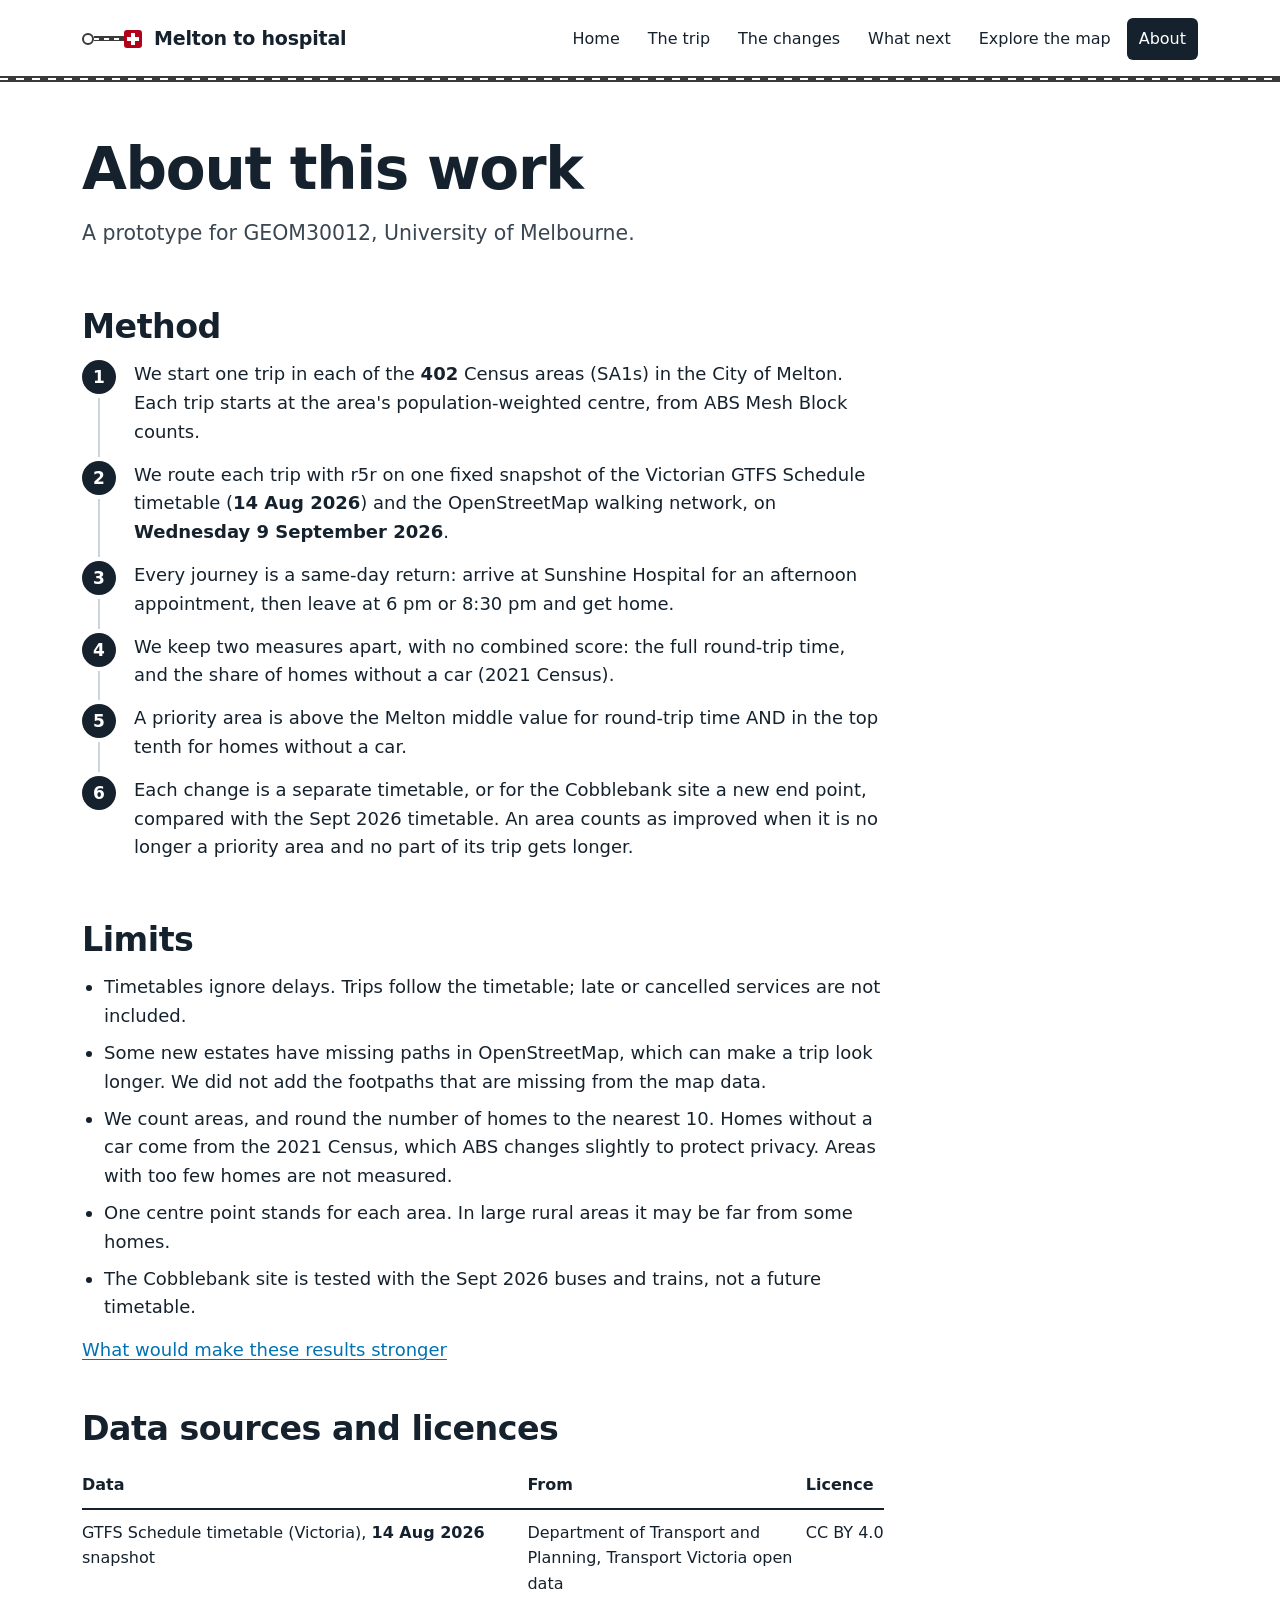
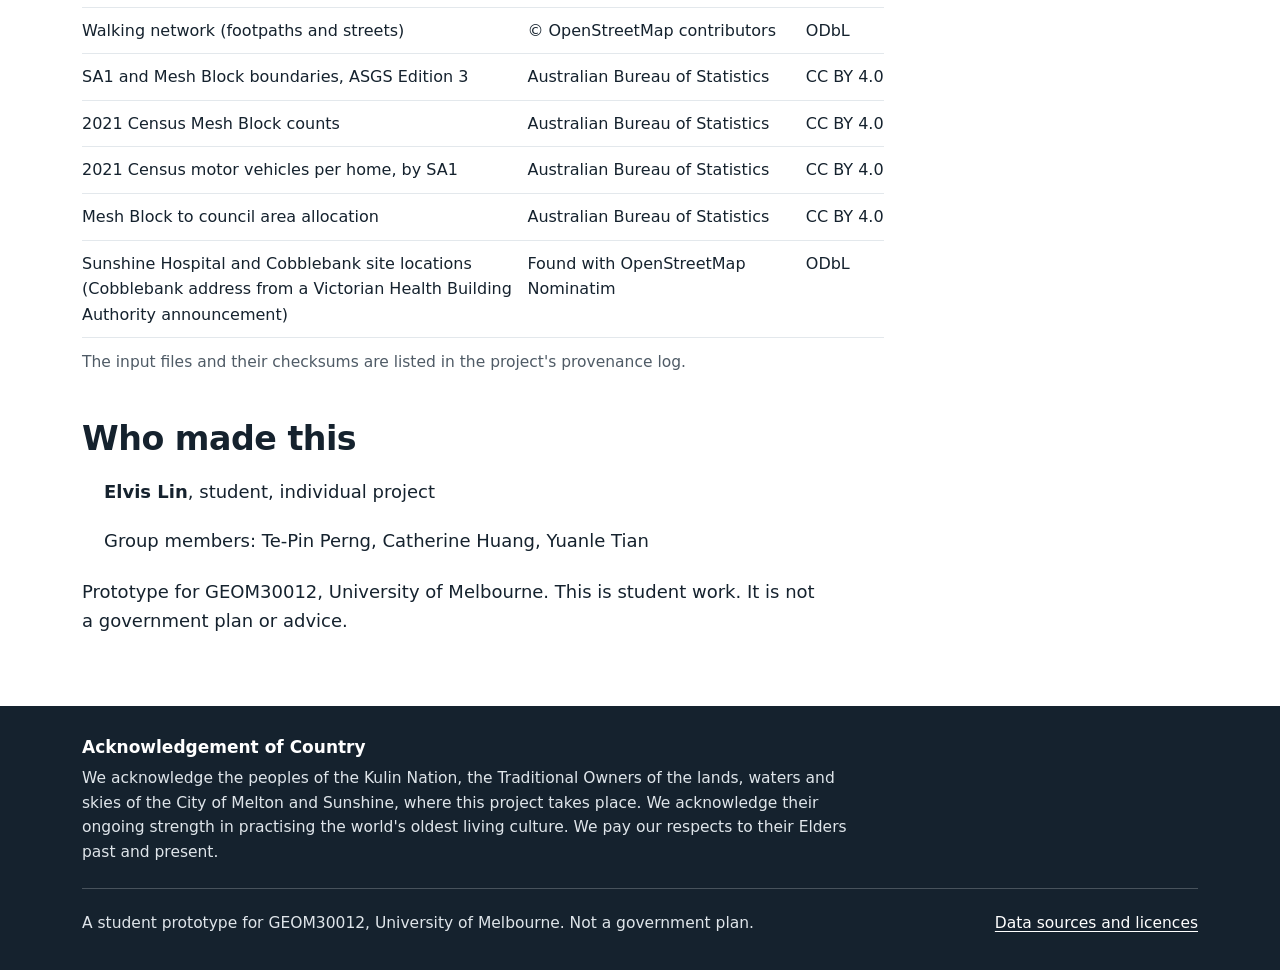
<file: about.html>
<!doctype html>
<html lang="en-AU">
<head>
<meta charset="utf-8">
<meta name="viewport" content="width=device-width, initial-scale=1">
<title>About | Melton to hospital</title>
<meta name="description" content="How the results were made, their limits, the data sources and licences, and who made this prototype.">
<link rel="icon" href="data:,">
<link rel="stylesheet" href="assets/site.css">
<script>document.documentElement.className += " js-menu";</script>
</head>
<body>
<a class="skip" href="#main">Skip to content</a>
<header class="site-head">
  <div class="wrap">
    <a class="brand" href="index.html"><span class="mark" aria-hidden="true"><span class="stop"></span><span class="seg"></span><span class="hosp"></span></span>Melton to hospital</a>
    <nav class="site-nav" aria-label="Main">
      <button class="menu-btn" type="button" aria-expanded="false" aria-controls="site-menu">Menu</button>
      <ul id="site-menu">
        <li><a href="index.html">Home</a></li>
        <li><a href="trip.html">The trip</a></li>
        <li><a href="changes.html">The changes</a></li>
        <li><a href="whatnext.html">What next</a></li>
        <li><a href="explore.html">Explore the map</a></li>
        <li><a href="about.html" aria-current="page">About</a></li>
      </ul>
    </nav>
  </div>
  <div class="railrule" aria-hidden="true"></div>
</header>

<main id="main">
  <section class="page-top">
    <div class="wrap">
      <h1>About this work</h1>
      <p class="lead">A prototype for GEOM30012, University of Melbourne.</p>
    </div>
  </section>

  <section class="band" style="padding-top:8px">
    <div class="wrap"><div class="prose">
      <h2 id="method">Method</h2>
      <ol class="steps">
        <li>We start one trip in each of the <span data-n="today.areas">402</span> Census areas (SA1s) in the City of Melton. Each trip starts at the area's population-weighted centre, from ABS Mesh Block counts.</li>
        <li>We route each trip with r5r on one fixed snapshot of the Victorian GTFS Schedule timetable (<span data-n="sources.feed_snapshot">14 Aug 2026</span>) and the OpenStreetMap walking network, on <span data-n="sources.model_date">Wednesday 9 September 2026</span>.</li>
        <li>Every journey is a same-day return: arrive at Sunshine Hospital for an afternoon appointment, then leave at 6&nbsp;pm or 8:30&nbsp;pm and get home.</li>
        <li>We keep two measures apart, with no combined score: the full round-trip time, and the share of homes without a car (2021 Census).</li>
        <li>A priority area is above the Melton middle value for round-trip time AND in the top tenth for homes without a car.</li>
        <li>Each change is a separate timetable, or for the Cobblebank site a new end point, compared with the Sept 2026 timetable. An area counts as improved when it is no longer a priority area and no part of its trip gets longer.</li>
      </ol>

      <h2 id="limits">Limits</h2>
      <ul>
        <li>Timetables ignore delays. Trips follow the timetable; late or cancelled services are not included.</li>
        <li>Some new estates have missing paths in OpenStreetMap, which can make a trip look longer. We did not add the footpaths that are missing from the map data.</li>
        <li>We count areas, and round the number of homes to the nearest 10. Homes without a car come from the 2021 Census, which ABS changes slightly to protect privacy. Areas with too few homes are not measured.</li>
        <li>One centre point stands for each area. In large rural areas it may be far from some homes.</li>
        <li>The Cobblebank site is tested with the Sept 2026 buses and trains, not a future timetable.</li>
      </ul>
      <p><a href="whatnext.html">What would make these results stronger</a></p>

      <h2 id="sources">Data sources and licences</h2>
      <table class="sources">
        <thead><tr><th scope="col">Data</th><th scope="col">From</th><th scope="col">Licence</th></tr></thead>
        <tbody>
          <tr><td>GTFS Schedule timetable (Victoria), <span data-n="sources.feed_snapshot">14 Aug 2026</span> snapshot</td><td>Department of Transport and Planning, Transport Victoria open data</td><td>CC BY 4.0</td></tr>
          <tr><td>Walking network (footpaths and streets)</td><td>© OpenStreetMap contributors</td><td>ODbL</td></tr>
          <tr><td>SA1 and Mesh Block boundaries, ASGS Edition 3</td><td>Australian Bureau of Statistics</td><td>CC BY 4.0</td></tr>
          <tr><td>2021 Census Mesh Block counts</td><td>Australian Bureau of Statistics</td><td>CC BY 4.0</td></tr>
          <tr><td>2021 Census motor vehicles per home, by SA1</td><td>Australian Bureau of Statistics</td><td>CC BY 4.0</td></tr>
          <tr><td>Mesh Block to council area allocation</td><td>Australian Bureau of Statistics</td><td>CC BY 4.0</td></tr>
          <tr><td>Sunshine Hospital and Cobblebank site locations (Cobblebank address from a Victorian Health Building Authority announcement)</td><td>Found with OpenStreetMap Nominatim</td><td>ODbL</td></tr>
        </tbody>
      </table>
      <p class="small" style="margin-top:12px">The input files and their checksums are listed in the project's provenance log.</p>

      <h2 id="people">Who made this</h2>
      <ul class="people">
        <li><b>Elvis Lin</b>, student, individual project</li>
        <li>Group members: Te-Pin Perng, Catherine Huang, Yuanle Tian</li>
      </ul>
      <p style="margin-top:16px">Prototype for GEOM30012, University of Melbourne. This is student work. It is not a government plan or advice.</p>
    </div></div>
  </section>
</main>

<footer class="site-foot">
  <div class="wrap ack">
    <h2 id="ack-h">Acknowledgement of Country</h2>
    <p>We acknowledge the peoples of the Kulin Nation, the Traditional Owners of the lands, waters and skies of the City of Melton and Sunshine, where this project takes place. We acknowledge their ongoing strength in practising the world's oldest living culture. We pay our respects to their Elders past and present.</p>
  </div>
  <div class="wrap">
    <p>A student prototype for GEOM30012, University of Melbourne. Not a government plan.</p>
    <p><a href="about.html#sources">Data sources and licences</a></p>
  </div>
</footer>
<script src="assets/site.js"></script>
</body>
</html>
</file>
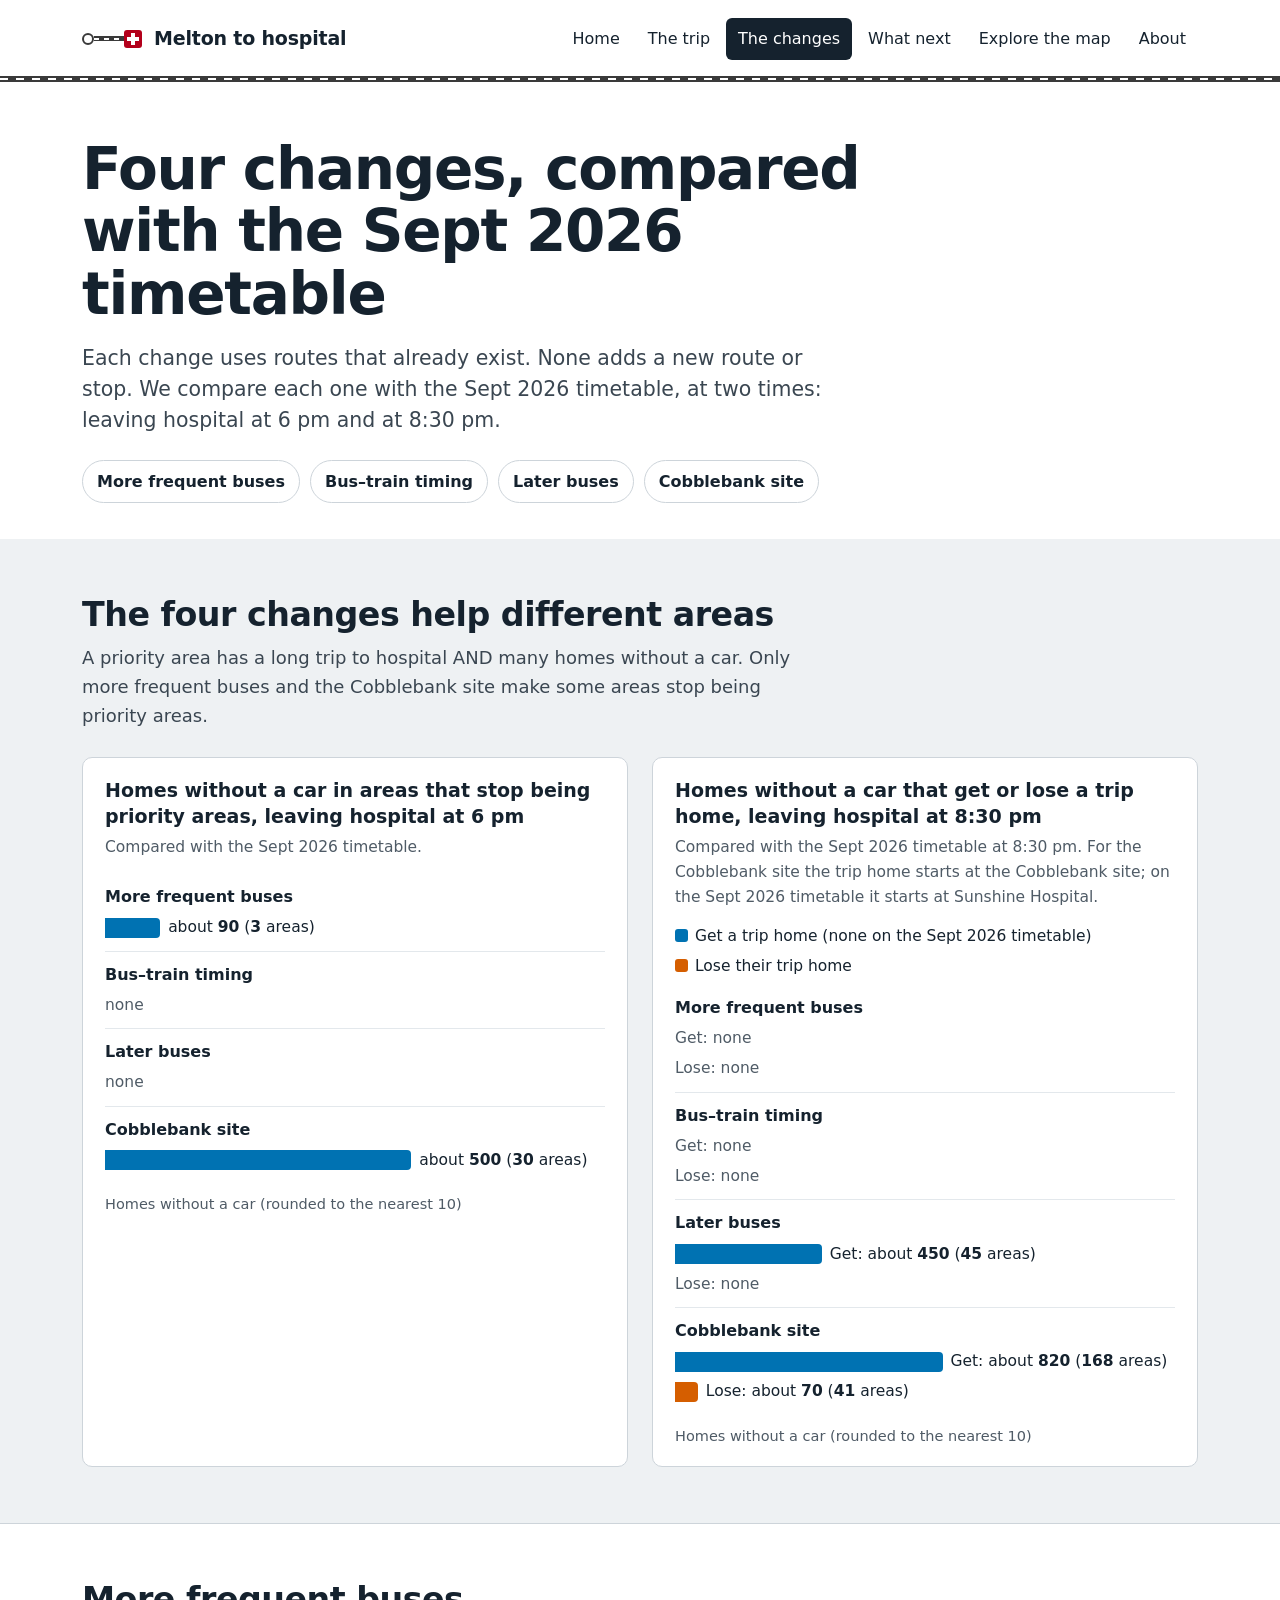
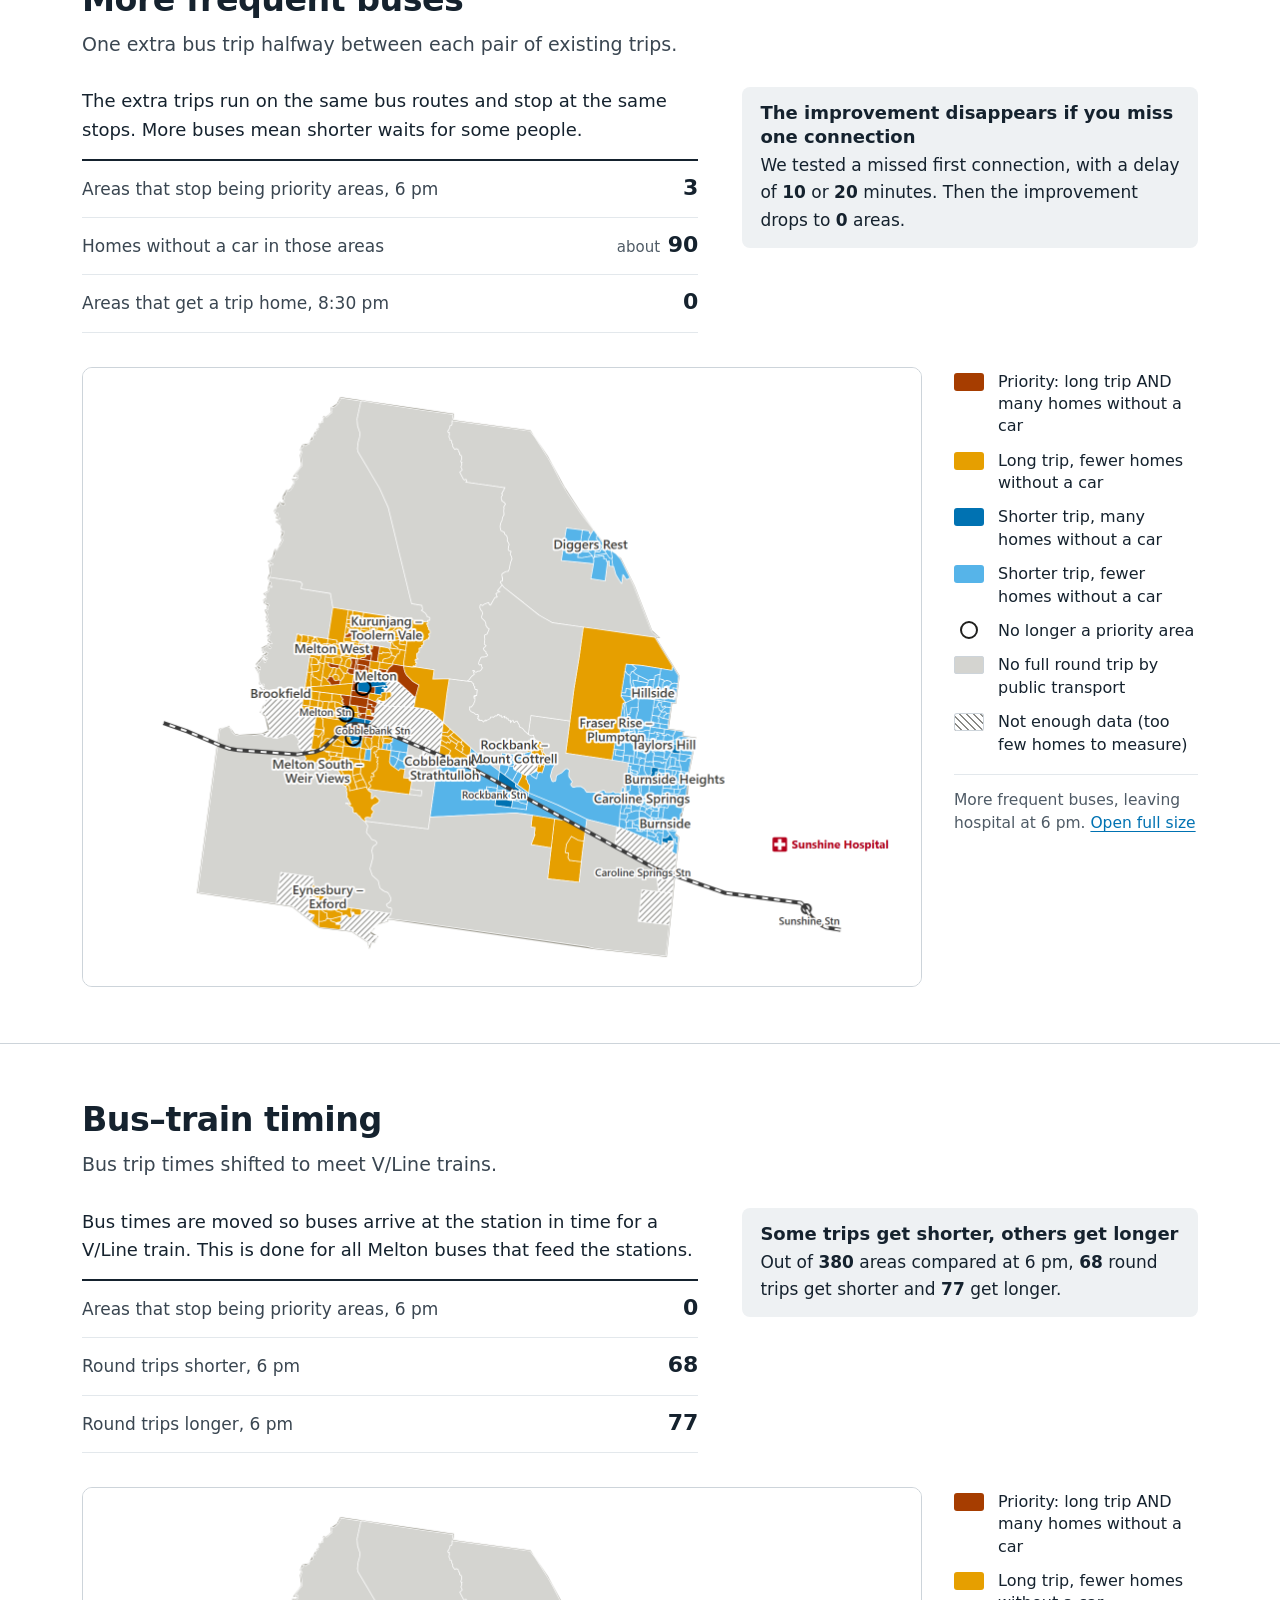
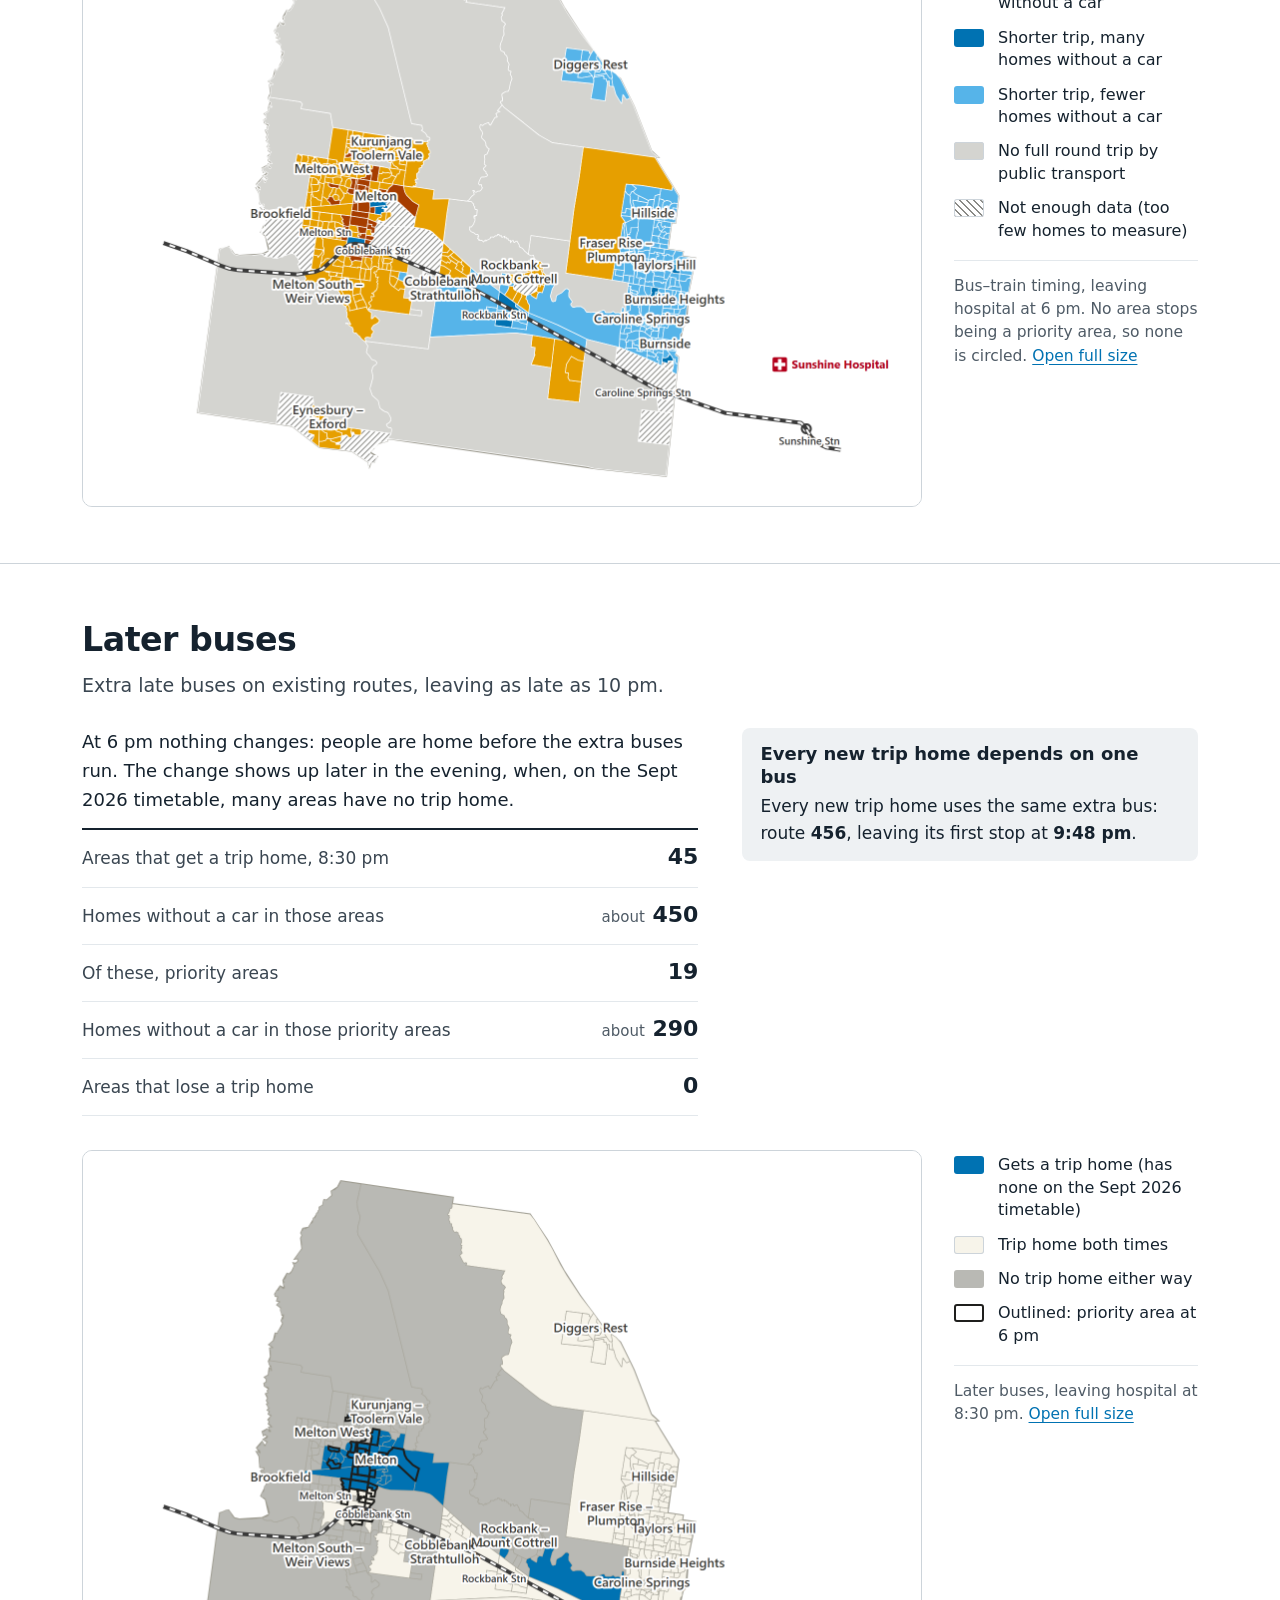
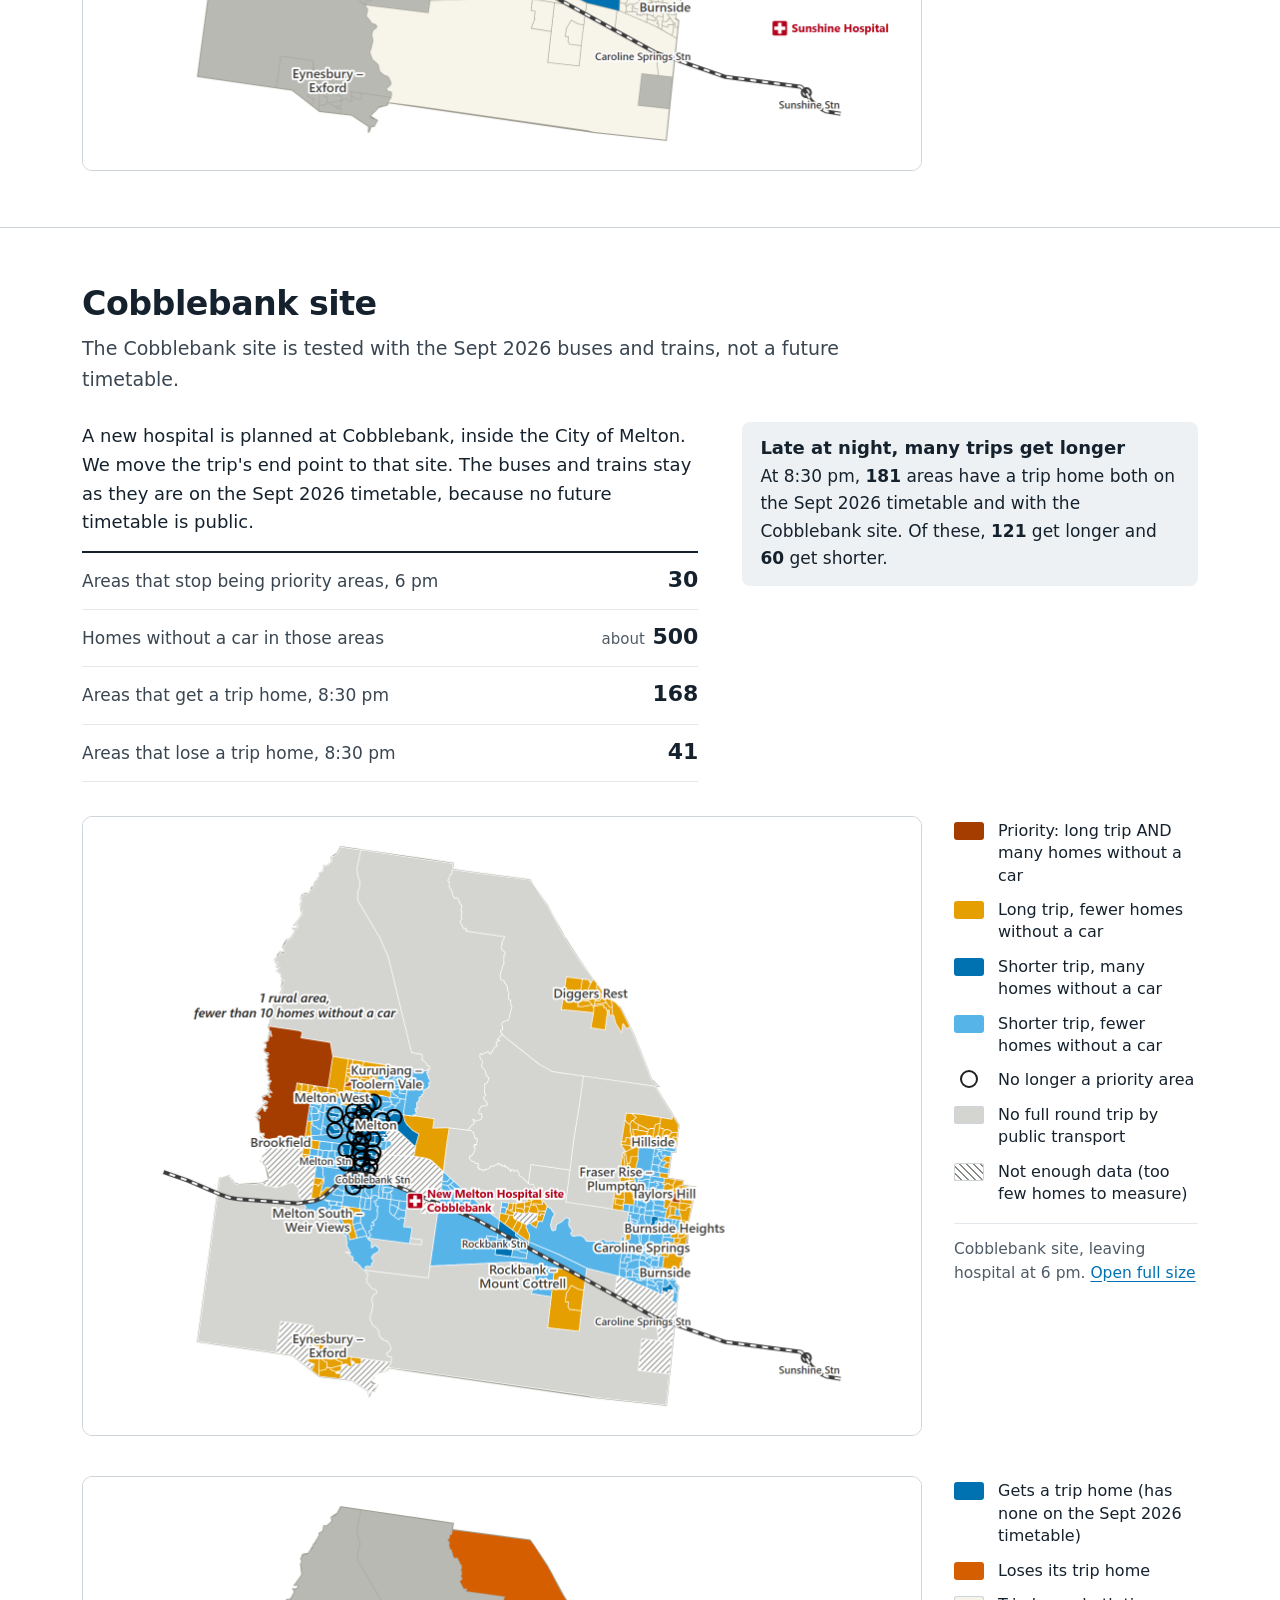
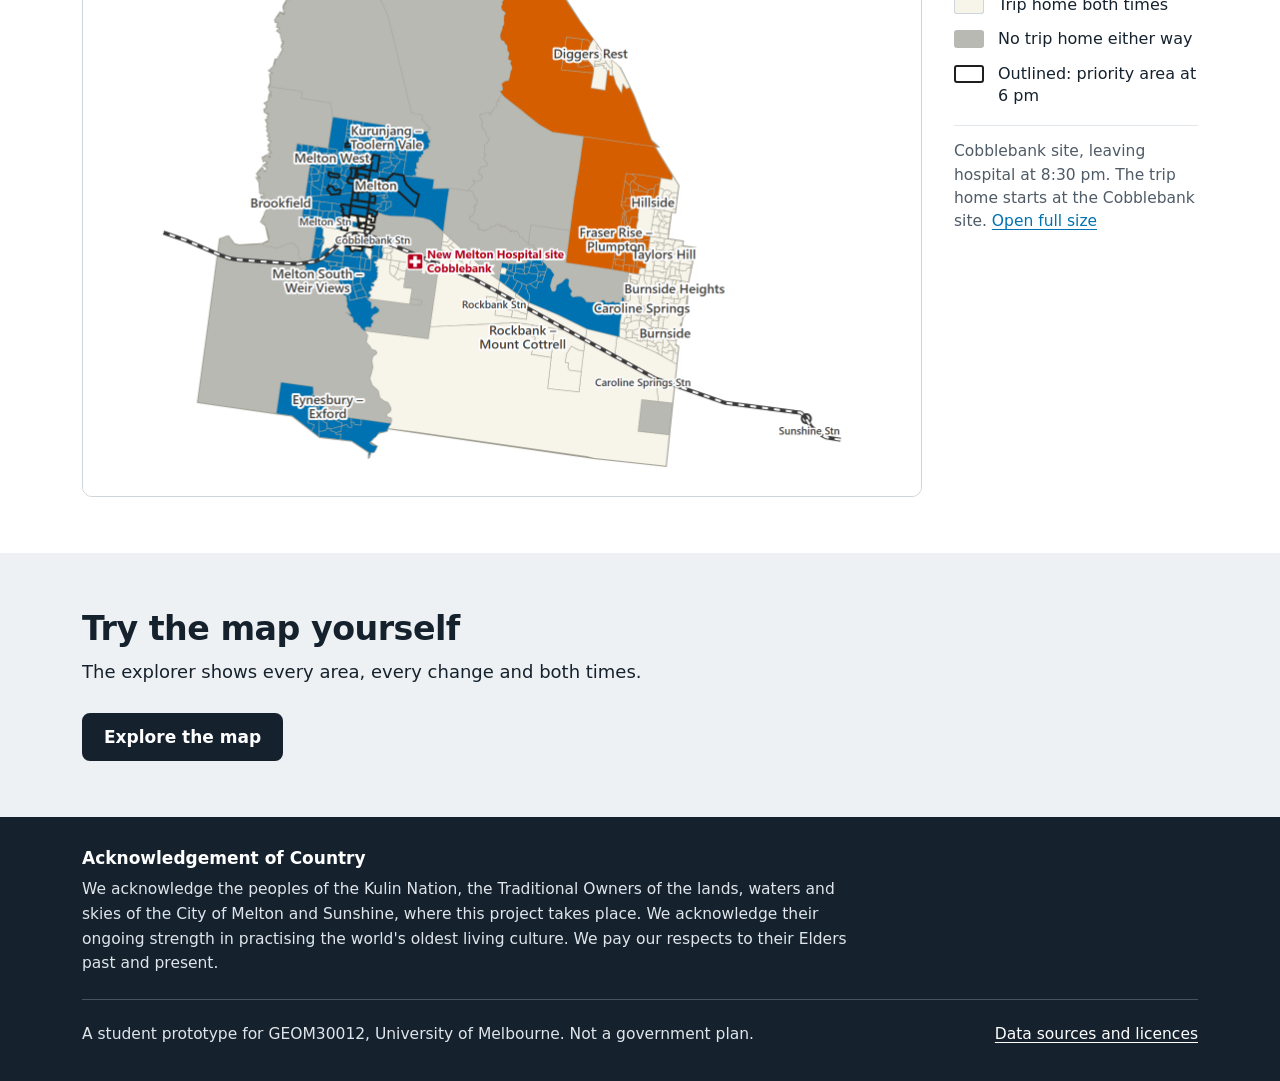
<file: changes.html>
<!doctype html>
<html lang="en-AU">
<head>
<meta charset="utf-8">
<meta name="viewport" content="width=device-width, initial-scale=1">
<title>The changes | Melton to hospital</title>
<meta name="description" content="Four possible changes to buses and the hospital site, what each one does for Melton residents without a car, and the limits of each result.">
<link rel="icon" href="data:,">
<link rel="stylesheet" href="assets/site.css">
<script>document.documentElement.className += " js-menu";</script>
</head>
<body>
<a class="skip" href="#main">Skip to content</a>
<header class="site-head">
  <div class="wrap">
    <a class="brand" href="index.html"><span class="mark" aria-hidden="true"><span class="stop"></span><span class="seg"></span><span class="hosp"></span></span>Melton to hospital</a>
    <nav class="site-nav" aria-label="Main">
      <button class="menu-btn" type="button" aria-expanded="false" aria-controls="site-menu">Menu</button>
      <ul id="site-menu">
        <li><a href="index.html">Home</a></li>
        <li><a href="trip.html">The trip</a></li>
        <li><a href="changes.html" aria-current="page">The changes</a></li>
        <li><a href="whatnext.html">What next</a></li>
        <li><a href="explore.html">Explore the map</a></li>
        <li><a href="about.html">About</a></li>
      </ul>
    </nav>
  </div>
  <div class="railrule" aria-hidden="true"></div>
</header>

<main id="main">
  <section class="page-top">
    <div class="wrap">
      <h1>Four changes, compared with the Sept 2026 timetable</h1>
      <p class="lead">Each change uses routes that already exist. None adds a new route or stop. We compare each one with the Sept 2026 timetable, at two times: leaving hospital at 6&nbsp;pm and at 8:30&nbsp;pm.</p>
      <ul class="jump" aria-label="Go to a change">
        <li><a href="#s1">More frequent buses</a></li>
        <li><a href="#s2">Bus–train timing</a></li>
        <li><a href="#s3">Later buses</a></li>
        <li><a href="#s4">Cobblebank site</a></li>
      </ul>
    </div>
  </section>

  <section class="band mist">
    <div class="wrap">
      <div class="section-head">
        <h2>The four changes help different areas</h2>
        <p>A priority area has a long trip to hospital AND many homes without a car. Only more frequent buses and the Cobblebank site make some areas stop being priority areas.</p>
      </div>
      <div class="charts">
        <figure class="chart">
          <h3>Homes without a car in areas that stop being priority areas, leaving hospital at 6&nbsp;pm</h3>
          <p class="sub">Compared with the Sept 2026 timetable.</p>
          <ul class="hrows">
            <li class="hrow"><div class="hcat">More frequent buses</div>
              <div class="hline"><i data-bar="chart.S1_6pm_homes/chart.scale_6pm" style="width: 18.00%; --p: 0.1800"></i><span class="v" data-zero-of="chart.S1_6pm_homes"><span class="nz">about <span data-n="chart.S1_6pm_homes">90</span> (<span data-n="chart.S1_6pm_areas">3</span> areas)</span> <span class="z">none</span></span></div></li>
            <li class="hrow"><div class="hcat">Bus–train timing</div>
              <div class="hline"><i data-bar="chart.S2_6pm_homes/chart.scale_6pm" style="width: 0.00%; --p: 0.0000"></i><span class="v is-zero" data-zero-of="chart.S2_6pm_homes"><span class="nz">about <span data-n="chart.S2_6pm_homes">0</span> (<span data-n="chart.S2_6pm_areas">0</span> areas)</span> <span class="z">none</span></span></div></li>
            <li class="hrow"><div class="hcat">Later buses</div>
              <div class="hline"><i data-bar="chart.S3_6pm_homes/chart.scale_6pm" style="width: 0.00%; --p: 0.0000"></i><span class="v is-zero" data-zero-of="chart.S3_6pm_homes"><span class="nz">about <span data-n="chart.S3_6pm_homes">0</span> (<span data-n="chart.S3_6pm_areas">0</span> areas)</span> <span class="z">none</span></span></div></li>
            <li class="hrow"><div class="hcat">Cobblebank site</div>
              <div class="hline"><i data-bar="chart.S4_6pm_homes/chart.scale_6pm" style="width: 100.00%; --p: 1.0000"></i><span class="v" data-zero-of="chart.S4_6pm_homes"><span class="nz">about <span data-n="chart.S4_6pm_homes">500</span> (<span data-n="chart.S4_6pm_areas">30</span> areas)</span> <span class="z">none</span></span></div></li>
          </ul>
          <p class="note">Homes without a car (rounded to the nearest 10)</p>
        </figure>
        <figure class="chart c830">
          <h3>Homes without a car that get or lose a trip home, leaving hospital at 8:30&nbsp;pm</h3>
          <p class="sub">Compared with the Sept 2026 timetable at 8:30&nbsp;pm. For the Cobblebank site the trip home starts at the Cobblebank site; on the Sept 2026 timetable it starts at Sunshine Hospital.</p>
          <ul class="series"><li style="--c: var(--dep)">Get a trip home (none on the Sept 2026 timetable)</li><li style="--c: var(--lost)">Lose their trip home</li></ul>
          <ul class="hrows">
            <li class="hrow"><div class="hcat">More frequent buses</div>
              <div class="hline"><i data-bar="chart.S1_830pm_gain_homes/chart.scale_830pm" style="width: 0.00%; --p: 0.0000"></i><span class="v is-zero" data-zero-of="chart.S1_830pm_gain_homes"><span class="nz">Get: about <span data-n="chart.S1_830pm_gain_homes">0</span> (<span data-n="chart.S1_830pm_gain_areas">0</span> areas)</span> <span class="z">Get: none</span></span></div>
              <div class="hline" style="--c: var(--lost)"><i data-bar="chart.S1_830pm_lose_homes/chart.scale_830pm" style="width: 0.00%; --p: 0.0000"></i><span class="v is-zero" data-zero-of="chart.S1_830pm_lose_homes"><span class="nz">Lose: about <span data-n="chart.S1_830pm_lose_homes">0</span> (<span data-n="chart.S1_830pm_lose_areas">0</span> areas)</span> <span class="z">Lose: none</span></span></div></li>
            <li class="hrow"><div class="hcat">Bus–train timing</div>
              <div class="hline"><i data-bar="chart.S2_830pm_gain_homes/chart.scale_830pm" style="width: 0.00%; --p: 0.0000"></i><span class="v is-zero" data-zero-of="chart.S2_830pm_gain_homes"><span class="nz">Get: about <span data-n="chart.S2_830pm_gain_homes">0</span> (<span data-n="chart.S2_830pm_gain_areas">0</span> areas)</span> <span class="z">Get: none</span></span></div>
              <div class="hline" style="--c: var(--lost)"><i data-bar="chart.S2_830pm_lose_homes/chart.scale_830pm" style="width: 0.00%; --p: 0.0000"></i><span class="v is-zero" data-zero-of="chart.S2_830pm_lose_homes"><span class="nz">Lose: about <span data-n="chart.S2_830pm_lose_homes">0</span> (<span data-n="chart.S2_830pm_lose_areas">0</span> areas)</span> <span class="z">Lose: none</span></span></div></li>
            <li class="hrow"><div class="hcat">Later buses</div>
              <div class="hline"><i data-bar="chart.S3_830pm_gain_homes/chart.scale_830pm" style="width: 54.88%; --p: 0.5488"></i><span class="v" data-zero-of="chart.S3_830pm_gain_homes"><span class="nz">Get: about <span data-n="chart.S3_830pm_gain_homes">450</span> (<span data-n="chart.S3_830pm_gain_areas">45</span> areas)</span> <span class="z">Get: none</span></span></div>
              <div class="hline" style="--c: var(--lost)"><i data-bar="chart.S3_830pm_lose_homes/chart.scale_830pm" style="width: 0.00%; --p: 0.0000"></i><span class="v is-zero" data-zero-of="chart.S3_830pm_lose_homes"><span class="nz">Lose: about <span data-n="chart.S3_830pm_lose_homes">0</span> (<span data-n="chart.S3_830pm_lose_areas">0</span> areas)</span> <span class="z">Lose: none</span></span></div></li>
            <li class="hrow"><div class="hcat">Cobblebank site</div>
              <div class="hline"><i data-bar="chart.S4_830pm_gain_homes/chart.scale_830pm" style="width: 100.00%; --p: 1.0000"></i><span class="v" data-zero-of="chart.S4_830pm_gain_homes"><span class="nz">Get: about <span data-n="chart.S4_830pm_gain_homes">820</span> (<span data-n="chart.S4_830pm_gain_areas">168</span> areas)</span> <span class="z">Get: none</span></span></div>
              <div class="hline" style="--c: var(--lost)"><i data-bar="chart.S4_830pm_lose_homes/chart.scale_830pm" style="width: 8.54%; --p: 0.0854"></i><span class="v" data-zero-of="chart.S4_830pm_lose_homes"><span class="nz">Lose: about <span data-n="chart.S4_830pm_lose_homes">70</span> (<span data-n="chart.S4_830pm_lose_areas">41</span> areas)</span> <span class="z">Lose: none</span></span></div></li>
          </ul>
          <p class="note">Homes without a car (rounded to the nearest 10)</p>
        </figure>
      </div>
    </div>
  </section>

  <section class="scenario" id="s1">
    <div class="wrap">
      <h2>More frequent buses</h2>
      <p class="desc">One extra bus trip halfway between each pair of existing trips.</p>
      <div class="scenario-grid">
        <div>
          <p>The extra trips run on the same bus routes and stop at the same stops. More buses mean shorter waits for some people.</p>
          <dl class="facts">
            <div><dt>Areas that stop being priority areas, 6&nbsp;pm</dt><dd><span data-n="s1.helped_areas">3</span></dd></div>
            <div><dt>Homes without a car in those areas</dt><dd><small>about</small> <span data-n="s1.helped_homes">90</span></dd></div>
            <div><dt>Areas that get a trip home, 8:30&nbsp;pm</dt><dd><span data-n="s1.gain_830pm">0</span></dd></div>
          </dl>
        </div>
        <div class="caveat">
          <h3>The improvement disappears if you miss one connection</h3>
          <p>We tested a missed first connection, with a delay of <span data-n="s1.miss_delay_short">10</span> or <span data-n="s1.miss_delay_long">20</span> minutes. Then the improvement drops to <span data-n="s1.kept_if_miss">0</span> areas.</p>
        </div>
      </div>
      <figure class="webmap">
        <div class="map-scroll" data-start="0.1" tabindex="0" role="region" aria-label="Map: More frequent buses, leaving hospital at 6&nbsp;pm"><img src="img/web/map_more_buses_6pm.png" width="840" height="620" loading="lazy"
          data-n-alt="Map: more frequent buses, leaving hospital at 6&nbsp;pm. {s1.helped_areas} areas are circled: they are no longer priority areas." alt="Map: more frequent buses, leaving hospital at 6&nbsp;pm. 3 areas are circled: they are no longer priority areas."></div>
        <div class="map-side">
          <p class="swipe-hint">Swipe sideways to see the whole map.</p>
          <ul class="map-key" aria-label="Map key">
            <li><span class="sw priority"></span><span>Priority: long trip AND many homes without a car</span></li>
            <li><span class="sw long"></span><span>Long trip, fewer homes without a car</span></li>
            <li><span class="sw lowhigh"></span><span>Shorter trip, many homes without a car</span></li>
            <li><span class="sw lowlow"></span><span>Shorter trip, fewer homes without a car</span></li>
            <li><span class="sw ring"></span><span>No longer a priority area</span></li>
            <li><span class="sw grey"></span><span>No full round trip by public transport</span></li>
            <li><span class="sw hatch"></span><span>Not enough data (too few homes to measure)</span></li>
          </ul>
          <figcaption>More frequent buses, leaving hospital at 6&nbsp;pm. <a href="img/map_more_buses_6pm_1920x1080.png">Open full size</a></figcaption>
        </div>
      </figure>
    </div>
  </section>

  <section class="scenario" id="s2">
    <div class="wrap">
      <h2>Bus–train timing</h2>
      <p class="desc">Bus trip times shifted to meet V/Line trains.</p>
      <div class="scenario-grid">
        <div>
          <p>Bus times are moved so buses arrive at the station in time for a V/Line train. This is done for all Melton buses that feed the stations.</p>
          <dl class="facts">
            <div><dt>Areas that stop being priority areas, 6&nbsp;pm</dt><dd><span data-n="s2.helped_areas">0</span></dd></div>
            <div><dt>Round trips shorter, 6&nbsp;pm</dt><dd><span data-n="s2.shorter">68</span></dd></div>
            <div><dt>Round trips longer, 6&nbsp;pm</dt><dd><span data-n="s2.longer">77</span></dd></div>
          </dl>
        </div>
        <div class="caveat">
          <h3>Some trips get shorter, others get longer</h3>
          <p>Out of <span data-n="s2.compared">380</span> areas compared at 6&nbsp;pm, <span data-n="s2.shorter">68</span> round trips get shorter and <span data-n="s2.longer">77</span> get longer.</p>
        </div>
      </div>
      <figure class="webmap">
        <div class="map-scroll" data-start="0.1" tabindex="0" role="region" aria-label="Map: Bus–train timing, leaving hospital at 6&nbsp;pm"><img src="img/web/map_better_timing_6pm.png" width="840" height="620" loading="lazy"
          alt="Map: bus–train timing, leaving hospital at 6&nbsp;pm. No area is circled: no area stops being a priority area."></div>
        <div class="map-side">
          <p class="swipe-hint">Swipe sideways to see the whole map.</p>
          <ul class="map-key" aria-label="Map key">
            <li><span class="sw priority"></span><span>Priority: long trip AND many homes without a car</span></li>
            <li><span class="sw long"></span><span>Long trip, fewer homes without a car</span></li>
            <li><span class="sw lowhigh"></span><span>Shorter trip, many homes without a car</span></li>
            <li><span class="sw lowlow"></span><span>Shorter trip, fewer homes without a car</span></li>
            <li><span class="sw grey"></span><span>No full round trip by public transport</span></li>
            <li><span class="sw hatch"></span><span>Not enough data (too few homes to measure)</span></li>
          </ul>
          <figcaption>Bus–train timing, leaving hospital at 6&nbsp;pm. No area stops being a priority area, so none is circled. <a href="img/map_better_timing_6pm_1920x1080.png">Open full size</a></figcaption>
        </div>
      </figure>
    </div>
  </section>

  <section class="scenario" id="s3">
    <div class="wrap">
      <h2>Later buses</h2>
      <p class="desc">Extra late buses on existing routes, leaving as late as 10&nbsp;pm.</p>
      <div class="scenario-grid">
        <div>
          <p>At 6&nbsp;pm nothing changes: people are home before the extra buses run. The change shows up later in the evening, when, on the Sept 2026 timetable, many areas have no trip home.</p>
          <dl class="facts">
            <div><dt>Areas that get a trip home, 8:30&nbsp;pm</dt><dd><span data-n="s3.gain_areas">45</span></dd></div>
            <div><dt>Homes without a car in those areas</dt><dd><small>about</small> <span data-n="s3.gain_homes">450</span></dd></div>
            <div><dt>Of these, priority areas</dt><dd><span data-n="s3.priority_gain">19</span></dd></div>
            <div><dt>Homes without a car in those priority areas</dt><dd><small>about</small> <span data-n="s3.priority_gain_homes">290</span></dd></div>
            <div><dt>Areas that lose a trip home</dt><dd><span data-n="s3.lose_areas">0</span></dd></div>
          </dl>
        </div>
        <div class="caveat">
          <h3>Every new trip home depends on one bus</h3>
          <p>Every new trip home uses the same extra bus: route <span data-n="s3.bus_route">456</span>, leaving its first stop at <span data-n="s3.bus_time">9:48 pm</span>.</p>
        </div>
      </div>
      <figure class="webmap">
        <div class="map-scroll" data-start="0.1" tabindex="0" role="region" aria-label="Map: Later buses, leaving hospital at 8:30&nbsp;pm"><img src="img/web/map_later_buses_830pm.png" width="840" height="620" loading="lazy"
          data-n-alt="Map: later buses, leaving hospital at 8:30&nbsp;pm. {s3.gain_areas} areas, in dark blue, get a trip home they do not have on the Sept 2026 timetable; {s3.priority_gain} of them are outlined priority areas. No area loses its trip home." alt="Map: later buses, leaving hospital at 8:30&nbsp;pm. 45 areas, in dark blue, get a trip home they do not have on the Sept 2026 timetable; 19 of them are outlined priority areas. No area loses its trip home."></div>
        <div class="map-side">
          <p class="swipe-hint">Swipe sideways to see the whole map.</p>
          <ul class="map-key" aria-label="Map key">
            <li><span class="sw gained"></span><span>Gets a trip home (has none on the Sept 2026 timetable)</span></li>
            <li><span class="sw both"></span><span>Trip home both times</span></li>
            <li><span class="sw neither"></span><span>No trip home either way</span></li>
            <li><span class="sw outline"></span><span>Outlined: priority area at 6&nbsp;pm</span></li>
          </ul>
          <figcaption>Later buses, leaving hospital at 8:30&nbsp;pm. <a href="img/map_later_buses_830pm_1920x1080.png">Open full size</a></figcaption>
        </div>
      </figure>
    </div>
  </section>

  <section class="scenario" id="s4">
    <div class="wrap">
      <h2>Cobblebank site</h2>
      <p class="desc">The Cobblebank site is tested with the Sept 2026 buses and trains, not a future timetable.</p>
      <div class="scenario-grid">
        <div>
          <p>A new hospital is planned at Cobblebank, inside the City of Melton. We move the trip's end point to that site. The buses and trains stay as they are on the Sept 2026 timetable, because no future timetable is public.</p>
          <dl class="facts">
            <div><dt>Areas that stop being priority areas, 6&nbsp;pm</dt><dd><span data-n="s4.helped_areas">30</span></dd></div>
            <div><dt>Homes without a car in those areas</dt><dd><small>about</small> <span data-n="s4.helped_homes">500</span></dd></div>
            <div><dt>Areas that get a trip home, 8:30&nbsp;pm</dt><dd><span data-n="s4.gain_830pm_areas">168</span></dd></div>
            <div><dt>Areas that lose a trip home, 8:30&nbsp;pm</dt><dd><span data-n="s4.lose_830pm_areas">41</span></dd></div>
          </dl>
        </div>
        <div class="caveat">
          <h3>Late at night, many trips get longer</h3>
          <p>At 8:30&nbsp;pm, <span data-n="s4.both_830pm">181</span> areas have a trip home both on the Sept 2026 timetable and with the Cobblebank site. Of these, <span data-n="s4.longer_830pm">121</span> get longer and <span data-n="s4.shorter_830pm">60</span> get shorter.</p>
        </div>
      </div>
      <figure class="webmap">
        <div class="map-scroll" data-start="0.1" tabindex="0" role="region" aria-label="Map: Cobblebank site, leaving hospital at 6&nbsp;pm"><img src="img/web/map_cobblebank_6pm.png" width="840" height="620" loading="lazy"
          data-n-alt="Map: Cobblebank site, leaving hospital at 6&nbsp;pm. {s4.helped_areas} areas are circled: they are no longer priority areas." alt="Map: Cobblebank site, leaving hospital at 6&nbsp;pm. 30 areas are circled: they are no longer priority areas."></div>
        <div class="map-side">
          <p class="swipe-hint">Swipe sideways to see the whole map.</p>
          <ul class="map-key" aria-label="Map key">
            <li><span class="sw priority"></span><span>Priority: long trip AND many homes without a car</span></li>
            <li><span class="sw long"></span><span>Long trip, fewer homes without a car</span></li>
            <li><span class="sw lowhigh"></span><span>Shorter trip, many homes without a car</span></li>
            <li><span class="sw lowlow"></span><span>Shorter trip, fewer homes without a car</span></li>
            <li><span class="sw ring"></span><span>No longer a priority area</span></li>
            <li><span class="sw grey"></span><span>No full round trip by public transport</span></li>
            <li><span class="sw hatch"></span><span>Not enough data (too few homes to measure)</span></li>
          </ul>
          <figcaption>Cobblebank site, leaving hospital at 6&nbsp;pm. <a href="img/map_cobblebank_6pm_1920x1080.png">Open full size</a></figcaption>
        </div>
      </figure>
      <figure class="webmap">
        <div class="map-scroll" data-start="0.1" tabindex="0" role="region" aria-label="Map: Cobblebank site, leaving hospital at 8:30&nbsp;pm"><img src="img/web/map_cobblebank_830pm.png" width="840" height="620" loading="lazy"
          data-n-alt="Map: Cobblebank site, leaving hospital at 8:30&nbsp;pm. {s4.gain_830pm_areas} areas, in dark blue, get a trip home they do not have on the Sept 2026 timetable; {s4.lose_830pm_areas} areas, in orange, lose their trip home." alt="Map: Cobblebank site, leaving hospital at 8:30&nbsp;pm. 168 areas, in dark blue, get a trip home they do not have on the Sept 2026 timetable; 41 areas, in orange, lose their trip home."></div>
        <div class="map-side">
          <p class="swipe-hint">Swipe sideways to see the whole map.</p>
          <ul class="map-key" aria-label="Map key">
            <li><span class="sw gained"></span><span>Gets a trip home (has none on the Sept 2026 timetable)</span></li>
            <li><span class="sw lost"></span><span>Loses its trip home</span></li>
            <li><span class="sw both"></span><span>Trip home both times</span></li>
            <li><span class="sw neither"></span><span>No trip home either way</span></li>
            <li><span class="sw outline"></span><span>Outlined: priority area at 6&nbsp;pm</span></li>
          </ul>
          <figcaption>Cobblebank site, leaving hospital at 8:30&nbsp;pm. The trip home starts at the Cobblebank site. <a href="img/map_cobblebank_830pm_1920x1080.png">Open full size</a></figcaption>
        </div>
      </figure>
    </div>
  </section>

  <section class="band mist">
    <div class="wrap">
      <h2>Try the map yourself</h2>
      <p style="margin-top:10px">The explorer shows every area, every change and both times.</p>
      <div class="actions"><a class="btn primary" href="explore.html">Explore the map</a></div>
    </div>
  </section>
</main>

<footer class="site-foot">
  <div class="wrap ack">
    <h2 id="ack-h">Acknowledgement of Country</h2>
    <p>We acknowledge the peoples of the Kulin Nation, the Traditional Owners of the lands, waters and skies of the City of Melton and Sunshine, where this project takes place. We acknowledge their ongoing strength in practising the world's oldest living culture. We pay our respects to their Elders past and present.</p>
  </div>
  <div class="wrap">
    <p>A student prototype for GEOM30012, University of Melbourne. Not a government plan.</p>
    <p><a href="about.html#sources">Data sources and licences</a></p>
  </div>
</footer>
<script src="assets/site.js"></script>
</body>
</html>
</file>
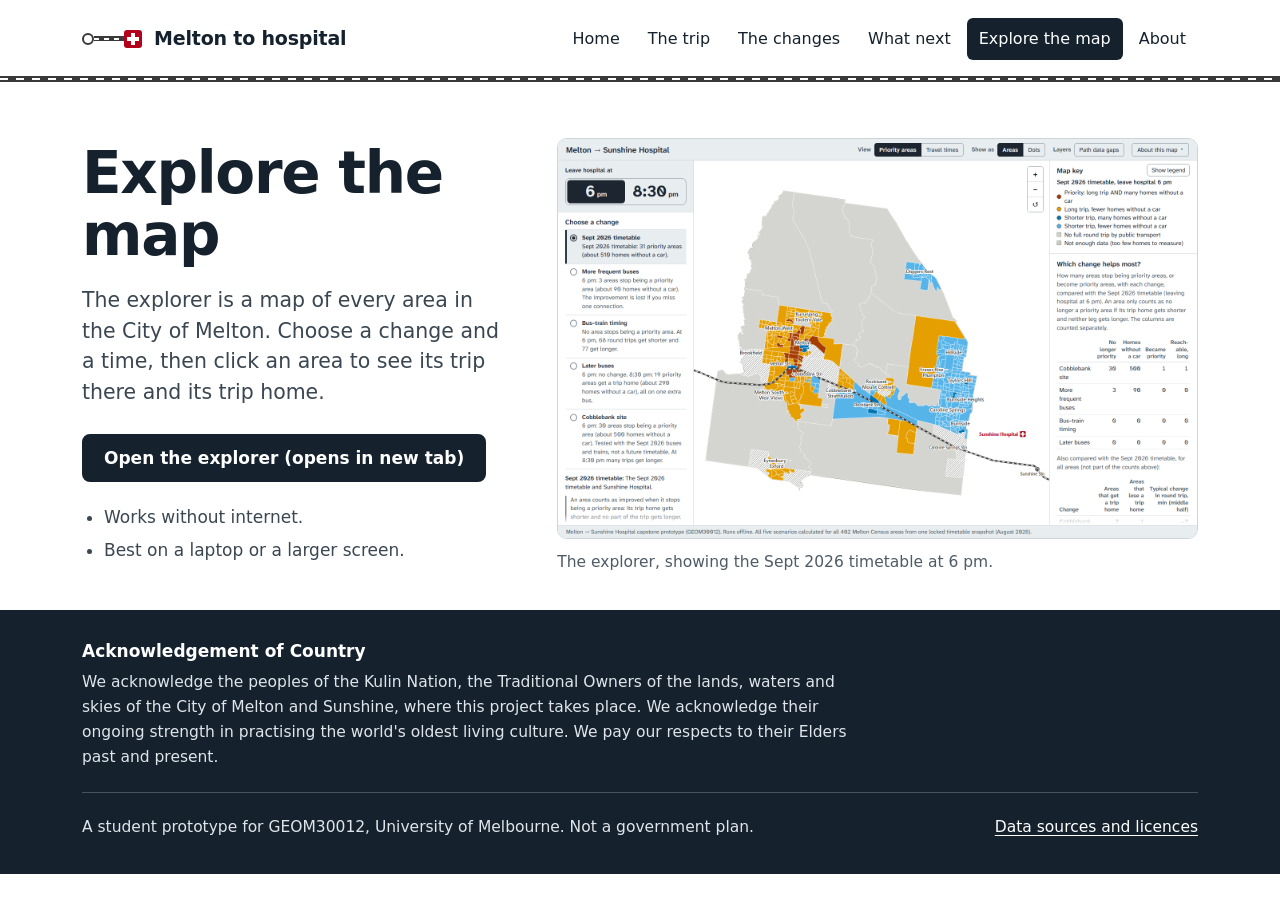
<file: explore.html>
<!doctype html>
<html lang="en-AU">
<head>
<meta charset="utf-8">
<meta name="viewport" content="width=device-width, initial-scale=1">
<title>Explore the map | Melton to hospital</title>
<meta name="description" content="Open the interactive explorer: every Melton area, every change and both times.">
<link rel="icon" href="data:,">
<link rel="stylesheet" href="assets/site.css">
<script>document.documentElement.className += " js-menu";</script>
</head>
<body>
<a class="skip" href="#main">Skip to content</a>
<header class="site-head">
  <div class="wrap">
    <a class="brand" href="index.html"><span class="mark" aria-hidden="true"><span class="stop"></span><span class="seg"></span><span class="hosp"></span></span>Melton to hospital</a>
    <nav class="site-nav" aria-label="Main">
      <button class="menu-btn" type="button" aria-expanded="false" aria-controls="site-menu">Menu</button>
      <ul id="site-menu">
        <li><a href="index.html">Home</a></li>
        <li><a href="trip.html">The trip</a></li>
        <li><a href="changes.html">The changes</a></li>
        <li><a href="whatnext.html">What next</a></li>
        <li><a href="explore.html" aria-current="page">Explore the map</a></li>
        <li><a href="about.html">About</a></li>
      </ul>
    </nav>
  </div>
  <div class="railrule" aria-hidden="true"></div>
</header>

<main id="main">
  <section class="page-top">
    <div class="wrap explore-grid">
      <div>
        <h1>Explore the map</h1>
        <p class="lead">The explorer is a map of every area in the City of Melton. Choose a change and a time, then click an area to see its trip there and its trip home.</p>
        <div class="actions"><a class="btn primary" href="explorer/index.html" target="_blank" rel="noopener">Open the explorer (opens in new tab)</a></div>
        <ul class="howto">
          <li>Works without internet.</li>
          <li>Best on a laptop or a larger screen.</li>
        </ul>
      </div>
      <figure>
        <a class="frame" href="explorer/index.html" target="_blank" rel="noopener"><img src="img/explorer_preview.png" width="1600" height="1000" fetchpriority="high"
          alt="The explorer: a map of Melton with a list of the changes, a switch for the two times, a map key, and a side panel for the chosen area. (opens in new tab)"></a>
        <figcaption>The explorer, showing the Sept 2026 timetable at 6&nbsp;pm.</figcaption>
      </figure>
    </div>
  </section>
</main>

<footer class="site-foot">
  <div class="wrap ack">
    <h2 id="ack-h">Acknowledgement of Country</h2>
    <p>We acknowledge the peoples of the Kulin Nation, the Traditional Owners of the lands, waters and skies of the City of Melton and Sunshine, where this project takes place. We acknowledge their ongoing strength in practising the world's oldest living culture. We pay our respects to their Elders past and present.</p>
  </div>
  <div class="wrap">
    <p>A student prototype for GEOM30012, University of Melbourne. Not a government plan.</p>
    <p><a href="about.html#sources">Data sources and licences</a></p>
  </div>
</footer>
<script src="assets/site.js"></script>
</body>
</html>
</file>
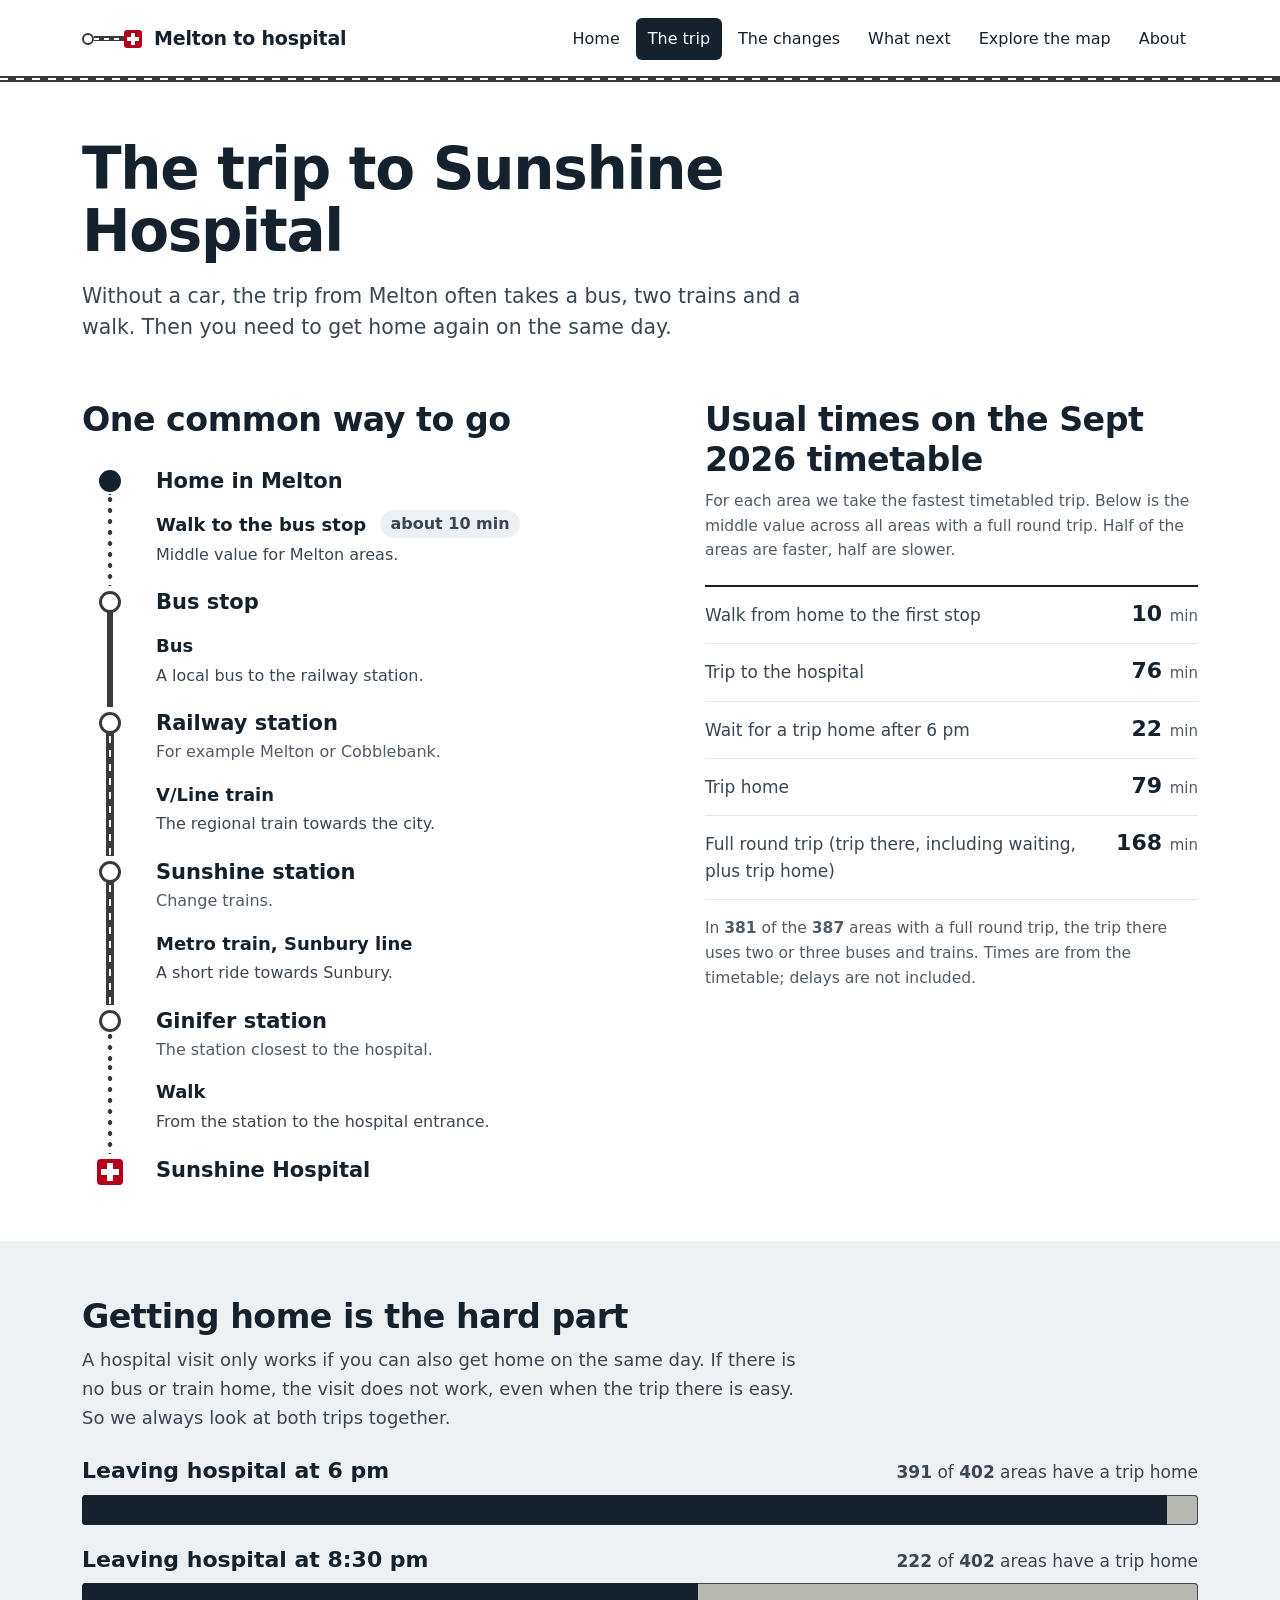
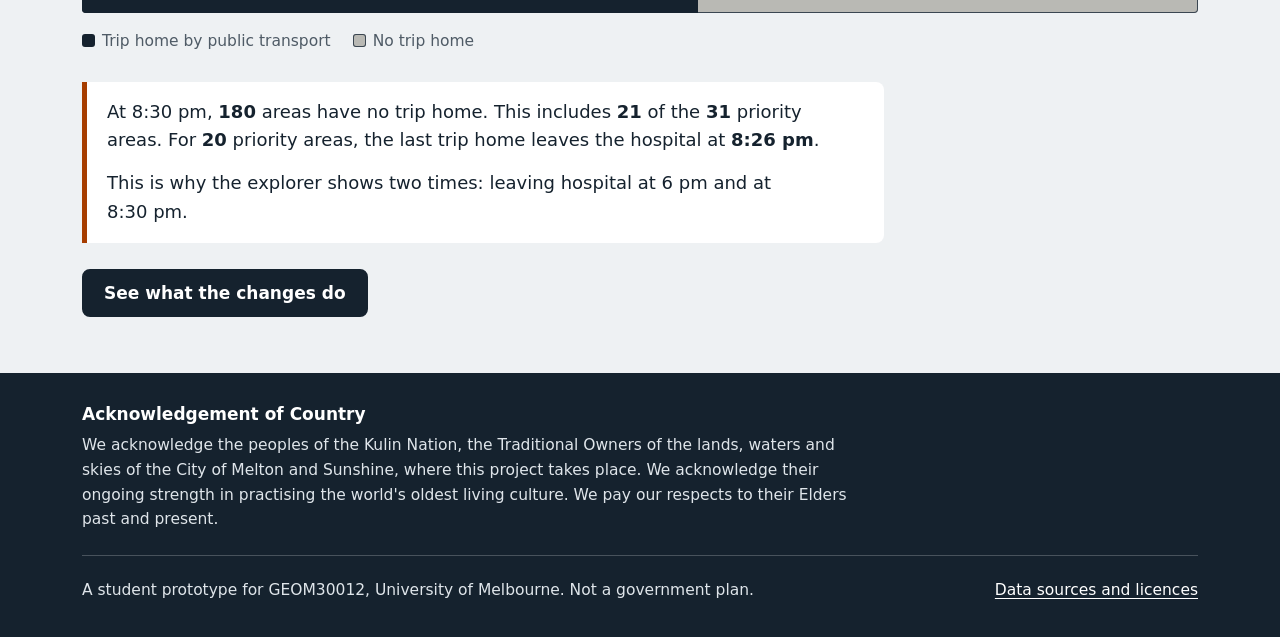
<file: trip.html>
<!doctype html>
<html lang="en-AU">
<head>
<meta charset="utf-8">
<meta name="viewport" content="width=device-width, initial-scale=1">
<title>The trip | Melton to hospital</title>
<meta name="description" content="The trip from Melton to Sunshine Hospital by bus, V/Line, Metro train and on foot, and why the trip home matters.">
<link rel="icon" href="data:,">
<link rel="stylesheet" href="assets/site.css">
<script>document.documentElement.className += " js-menu";</script>
</head>
<body>
<a class="skip" href="#main">Skip to content</a>
<header class="site-head">
  <div class="wrap">
    <a class="brand" href="index.html"><span class="mark" aria-hidden="true"><span class="stop"></span><span class="seg"></span><span class="hosp"></span></span>Melton to hospital</a>
    <nav class="site-nav" aria-label="Main">
      <button class="menu-btn" type="button" aria-expanded="false" aria-controls="site-menu">Menu</button>
      <ul id="site-menu">
        <li><a href="index.html">Home</a></li>
        <li><a href="trip.html" aria-current="page">The trip</a></li>
        <li><a href="changes.html">The changes</a></li>
        <li><a href="whatnext.html">What next</a></li>
        <li><a href="explore.html">Explore the map</a></li>
        <li><a href="about.html">About</a></li>
      </ul>
    </nav>
  </div>
  <div class="railrule" aria-hidden="true"></div>
</header>

<main id="main">
  <section class="page-top">
    <div class="wrap">
      <h1>The trip to Sunshine Hospital</h1>
      <p class="lead">Without a car, the trip from Melton often takes a bus, two trains and a walk. Then you need to get home again on the same day.</p>
    </div>
  </section>

  <section class="band" style="padding-top:8px">
    <div class="wrap trip-grid">
      <div>
        <h2 style="margin-bottom:26px">One common way to go</h2>
        <ol class="route" aria-label="The trip, step by step">
          <li class="stop next-walk"><div class="node"><span class="dot home"></span></div><div class="stop-name">Home in Melton</div></li>
          <li class="leg"><div class="line walk"></div><div class="mode"><b>Walk to the bus stop <span class="badge">about <span data-n="today.first_walk_min">10</span> min</span></b> <span>Middle value for Melton areas.</span></div></li>
          <li class="stop next-bus"><div class="node"><span class="dot"></span></div><div class="stop-name">Bus stop</div></li>
          <li class="leg"><div class="line bus"></div><div class="mode"><b>Bus</b> <span>A local bus to the railway station.</span></div></li>
          <li class="stop next-train"><div class="node"><span class="dot"></span></div><div class="stop-name">Railway station</div><p class="stop-note">For example Melton or Cobblebank.</p></li>
          <li class="leg"><div class="line train"></div><div class="mode"><b>V/Line train</b> <span>The regional train towards the city.</span></div></li>
          <li class="stop next-train"><div class="node"><span class="dot"></span></div><div class="stop-name">Sunshine station</div><p class="stop-note">Change trains.</p></li>
          <li class="leg"><div class="line train"></div><div class="mode"><b>Metro train, Sunbury line</b> <span>A short ride towards Sunbury.</span></div></li>
          <li class="stop next-walk"><div class="node"><span class="dot"></span></div><div class="stop-name">Ginifer station</div><p class="stop-note">The station closest to the hospital.</p></li>
          <li class="leg"><div class="line walk"></div><div class="mode"><b>Walk</b> <span>From the station to the hospital entrance.</span></div></li>
          <li><div class="node"><span class="hosp" aria-hidden="true"></span></div><div class="stop-name">Sunshine Hospital</div></li>
        </ol>
      </div>
      <div>
        <h2 style="margin-bottom:10px">Usual times on the Sept 2026 timetable</h2>
        <p class="small" style="margin-bottom:22px">For each area we take the fastest timetabled trip. Below is the middle value across all areas with a full round trip. Half of the areas are faster, half are slower.</p>
        <dl class="facts">
          <div><dt>Walk from home to the first stop</dt><dd><span data-n="today.first_walk_min">10</span> <small>min</small></dd></div>
          <div><dt>Trip to the hospital</dt><dd><span data-n="today.trip_there_min">76</span> <small>min</small></dd></div>
          <div><dt>Wait for a trip home after 6&nbsp;pm</dt><dd><span data-n="today.home_wait_min">22</span> <small>min</small></dd></div>
          <div><dt>Trip home</dt><dd><span data-n="today.trip_home_min">79</span> <small>min</small></dd></div>
          <div><dt>Full round trip (trip there, including waiting, plus trip home)</dt><dd><span data-n="today.round_trip_min">168</span> <small>min</small></dd></div>
        </dl>
        <p class="small" style="margin-top:16px">In <span data-n="today.rides_2_or_3">381</span> of the <span data-n="today.round_trip_areas">387</span> areas with a full round trip, the trip there uses two or three buses and trains. Times are from the timetable; delays are not included.</p>
      </div>
    </div>
  </section>

  <section class="band mist">
    <div class="wrap">
      <div class="section-head">
        <h2>Getting home is the hard part</h2>
        <p>A hospital visit only works if you can also get home on the same day. If there is no bus or train home, the visit does not work, even when the trip there is easy. So we always look at both trips together.</p>
      </div>
      <div class="homebars">
        <div class="homebar">
          <div class="label"><b>Leaving hospital at 6&nbsp;pm</b> <span><span data-n="today.trip_home_6pm">391</span> of <span data-n="today.areas">402</span> areas have a trip home</span></div>
          <div class="bar" role="img" aria-label="Most areas have a trip home at 6&nbsp;pm"><i data-bar="today.trip_home_6pm/today.areas" style="width: 97.26%; --p: 0.9726"></i></div>
        </div>
        <div class="homebar">
          <div class="label"><b>Leaving hospital at 8:30&nbsp;pm</b> <span><span data-n="today.trip_home_830pm">222</span> of <span data-n="today.areas">402</span> areas have a trip home</span></div>
          <div class="bar" role="img" aria-label="Far fewer areas have a trip home at 8:30&nbsp;pm"><i data-bar="today.trip_home_830pm/today.areas" style="width: 55.22%; --p: 0.5522"></i></div>
        </div>
      </div>
      <div class="key"><span class="k-yes">Trip home by public transport</span> <span class="k-no">No trip home</span></div>
      <div class="callout">
        <p>At 8:30&nbsp;pm, <span data-n="today.no_trip_home_830pm">180</span> areas have no trip home. This includes <span data-n="today.priority_no_trip_home_830pm">21</span> of the <span data-n="today.priority_areas">31</span> priority areas. For <span data-n="today.priority_last_home_n">20</span> priority areas, the last trip home leaves the hospital at <span data-n="today.priority_last_home_time">8:26 pm</span>.</p>
        <p>This is why the explorer shows two times: leaving hospital at 6&nbsp;pm and at 8:30&nbsp;pm.</p>
      </div>
      <div class="actions"><a class="btn primary" href="changes.html">See what the changes do</a></div>
    </div>
  </section>
</main>

<footer class="site-foot">
  <div class="wrap ack">
    <h2 id="ack-h">Acknowledgement of Country</h2>
    <p>We acknowledge the peoples of the Kulin Nation, the Traditional Owners of the lands, waters and skies of the City of Melton and Sunshine, where this project takes place. We acknowledge their ongoing strength in practising the world's oldest living culture. We pay our respects to their Elders past and present.</p>
  </div>
  <div class="wrap">
    <p>A student prototype for GEOM30012, University of Melbourne. Not a government plan.</p>
    <p><a href="about.html#sources">Data sources and licences</a></p>
  </div>
</footer>
<script src="assets/site.js"></script>
</body>
</html>
</file>
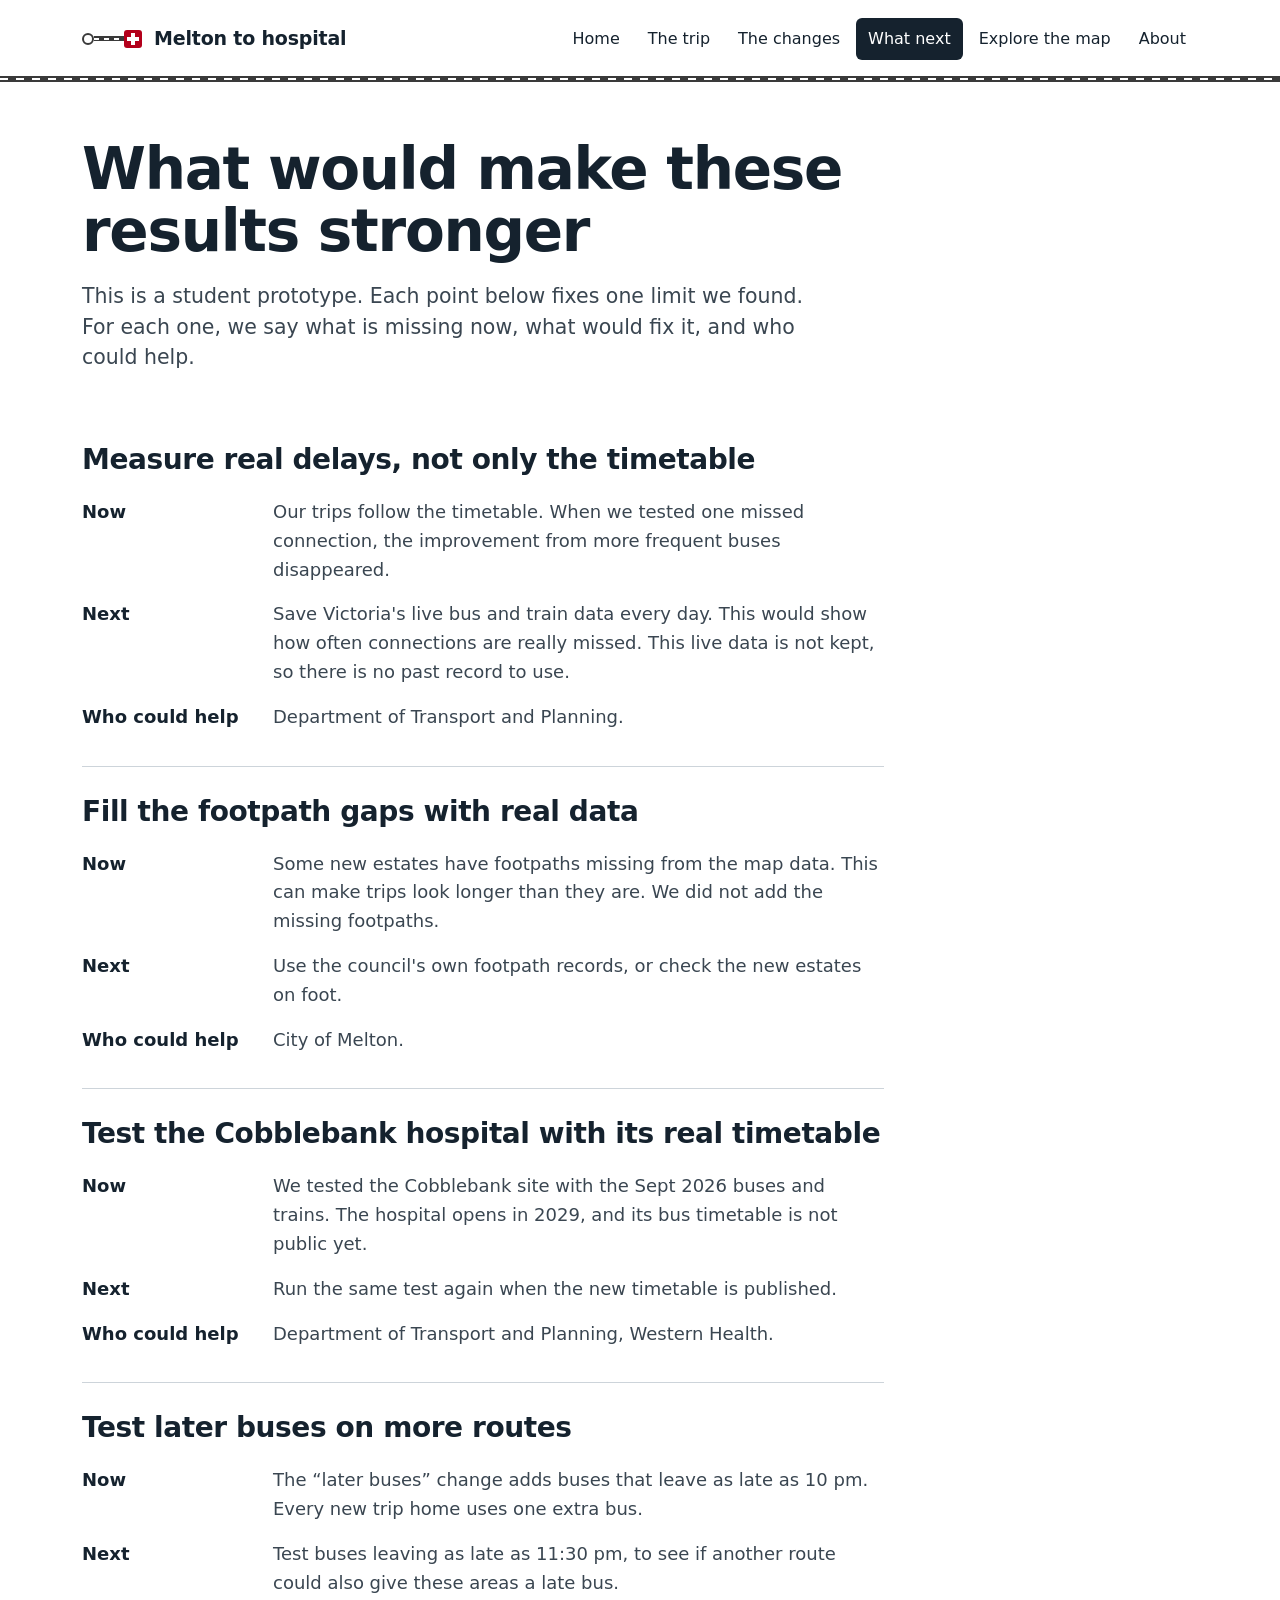
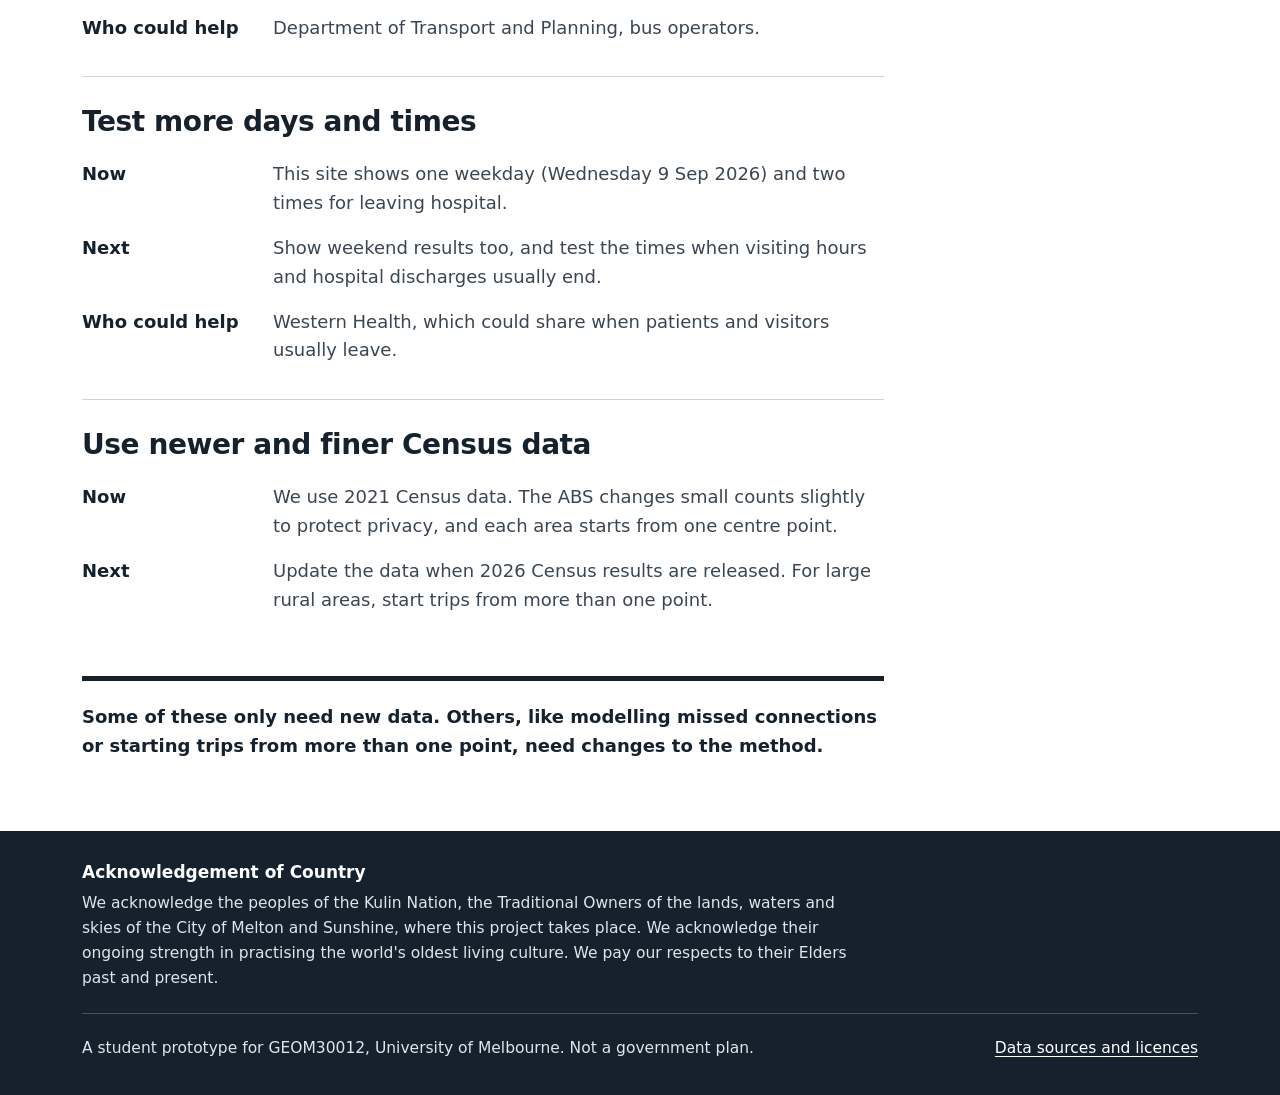
<file: whatnext.html>
<!doctype html>
<html lang="en-AU">
<head>
<meta charset="utf-8">
<meta name="viewport" content="width=device-width, initial-scale=1">
<title>What next | Melton to hospital</title>
<meta name="description" content="What would make these results stronger: the limits of this student prototype, what would fix each one, and who could help.">
<link rel="icon" href="data:,">
<link rel="stylesheet" href="assets/site.css">
<script>document.documentElement.className += " js-menu";</script>
</head>
<body>
<a class="skip" href="#main">Skip to content</a>
<header class="site-head">
  <div class="wrap">
    <a class="brand" href="index.html"><span class="mark" aria-hidden="true"><span class="stop"></span><span class="seg"></span><span class="hosp"></span></span>Melton to hospital</a>
    <nav class="site-nav" aria-label="Main">
      <button class="menu-btn" type="button" aria-expanded="false" aria-controls="site-menu">Menu</button>
      <ul id="site-menu">
        <li><a href="index.html">Home</a></li>
        <li><a href="trip.html">The trip</a></li>
        <li><a href="changes.html">The changes</a></li>
        <li><a href="whatnext.html" aria-current="page">What next</a></li>
        <li><a href="explore.html">Explore the map</a></li>
        <li><a href="about.html">About</a></li>
      </ul>
    </nav>
  </div>
  <div class="railrule" aria-hidden="true"></div>
</header>

<main id="main">
  <section class="page-top">
    <div class="wrap">
      <h1>What would make these results stronger</h1>
      <p class="lead">This is a student prototype. Each point below fixes one limit we found. For each one, we say what is missing now, what would fix it, and who could help.</p>
    </div>
  </section>

  <section class="band" style="padding-top:8px">
    <div class="wrap"><div class="prose nextsteps">
      <section class="nextstep" id="delays" aria-labelledby="delays-h">
        <h2 id="delays-h">Measure real delays, not only the timetable</h2>
        <dl class="plan">
          <div><dt>Now</dt><dd>Our trips follow the timetable. When we tested one missed connection, the improvement from more frequent buses disappeared.</dd></div>
          <div><dt>Next</dt><dd>Save Victoria's live bus and train data every day. This would show how often connections are really missed. This live data is not kept, so there is no past record to use.</dd></div>
          <div><dt>Who could help</dt><dd>Department of Transport and Planning.</dd></div>
        </dl>
      </section>
      <section class="nextstep" id="footpaths" aria-labelledby="footpaths-h">
        <h2 id="footpaths-h">Fill the footpath gaps with real data</h2>
        <dl class="plan">
          <div><dt>Now</dt><dd>Some new estates have footpaths missing from the map data. This can make trips look longer than they are. We did not add the missing footpaths.</dd></div>
          <div><dt>Next</dt><dd>Use the council's own footpath records, or check the new estates on foot.</dd></div>
          <div><dt>Who could help</dt><dd>City of Melton.</dd></div>
        </dl>
      </section>
      <section class="nextstep" id="cobblebank" aria-labelledby="cobblebank-h">
        <h2 id="cobblebank-h">Test the Cobblebank hospital with its real timetable</h2>
        <dl class="plan">
          <div><dt>Now</dt><dd>We tested the Cobblebank site with the Sept 2026 buses and trains. The hospital opens in 2029, and its bus timetable is not public yet.</dd></div>
          <div><dt>Next</dt><dd>Run the same test again when the new timetable is published.</dd></div>
          <div><dt>Who could help</dt><dd>Department of Transport and Planning, Western Health.</dd></div>
        </dl>
      </section>
      <section class="nextstep" id="later-buses" aria-labelledby="later-buses-h">
        <h2 id="later-buses-h">Test later buses on more routes</h2>
        <dl class="plan">
          <div><dt>Now</dt><dd>The “later buses” change adds buses that leave as late as 10&nbsp;pm. Every new trip home uses one extra bus.</dd></div>
          <div><dt>Next</dt><dd>Test buses leaving as late as 11:30&nbsp;pm, to see if another route could also give these areas a late bus.</dd></div>
          <div><dt>Who could help</dt><dd>Department of Transport and Planning, bus operators.</dd></div>
        </dl>
      </section>
      <section class="nextstep" id="days-times" aria-labelledby="days-times-h">
        <h2 id="days-times-h">Test more days and times</h2>
        <dl class="plan">
          <div><dt>Now</dt><dd>This site shows one weekday (Wednesday 9 Sep 2026) and two times for leaving hospital.</dd></div>
          <div><dt>Next</dt><dd>Show weekend results too, and test the times when visiting hours and hospital discharges usually end.</dd></div>
          <div><dt>Who could help</dt><dd>Western Health, which could share when patients and visitors usually leave.</dd></div>
        </dl>
      </section>
      <section class="nextstep" id="census" aria-labelledby="census-h">
        <h2 id="census-h">Use newer and finer Census data</h2>
        <dl class="plan">
          <div><dt>Now</dt><dd>We use 2021 Census data. The ABS changes small counts slightly to protect privacy, and each area starts from one centre point.</dd></div>
          <div><dt>Next</dt><dd>Update the data when 2026 Census results are released. For large rural areas, start trips from more than one point.</dd></div>
        </dl>
      </section>
      <p class="closing">Some of these only need new data. Others, like modelling missed connections or starting trips from more than one point, need changes to the method.</p>
    </div></div>
  </section>
</main>

<footer class="site-foot">
  <div class="wrap ack">
    <h2 id="ack-h">Acknowledgement of Country</h2>
    <p>We acknowledge the peoples of the Kulin Nation, the Traditional Owners of the lands, waters and skies of the City of Melton and Sunshine, where this project takes place. We acknowledge their ongoing strength in practising the world's oldest living culture. We pay our respects to their Elders past and present.</p>
  </div>
  <div class="wrap">
    <p>A student prototype for GEOM30012, University of Melbourne. Not a government plan.</p>
    <p><a href="about.html#sources">Data sources and licences</a></p>
  </div>
</footer>
<script src="assets/site.js"></script>
</body>
</html>
</file>
<file: assets/site.css>
/* Melton to hospital -- public website around the explorer.
   System fonts only, no external files: works offline and on GitHub Pages.
   Map colours are copied exactly from app/index.html. */
:root {
  --ink: #15222e;
  --ink-soft: #3a4651;
  --muted: #4f5b66;
  --paper: #ffffff;
  --mist: #eef1f3;
  --rule: #cdd4da;
  --rule-soft: #e3e8ec;
  /* map colours (app/index.html) */
  --priority: #A63D00;
  --long: #E69F00;
  --dep: #0072B2;
  --short: #56B4E9;
  --lost: #D55E00;
  --both: #f7f4ea;
  --neither: #b9b9b4;
  --hosp: #b3001b;
  --rail: #3a3a3a;
  --font: "Segoe UI Variable Text", "Segoe UI", system-ui, -apple-system, "Helvetica Neue", Roboto, Arial, sans-serif;
  --font-display: "Segoe UI Variable Display", "Segoe UI", system-ui, -apple-system, "Helvetica Neue", Roboto, Arial, sans-serif;
  --wrap: 1180px;
  --gutter: 32px;
}
*, *::before, *::after { box-sizing: border-box; }
html { -webkit-text-size-adjust: 100%; }
body {
  margin: 0; background: var(--paper); color: var(--ink);
  font: 18px/1.6 var(--font); font-variant-numeric: tabular-nums;
}
img { max-width: 100%; height: auto; display: block; }
a { color: var(--dep); text-underline-offset: 3px; }
a:hover { color: var(--ink); }
:focus-visible { outline: 3px solid var(--dep); outline-offset: 3px; border-radius: 2px; }
.wrap { max-width: var(--wrap); margin: 0 auto; padding: 0 var(--gutter); }
.skip { position: absolute; left: -9999px; top: 0; }
.skip:focus { left: 12px; top: 12px; z-index: 10; background: var(--paper); padding: 8px 12px; }

/* ---- header: the site sits on the map's V/Line line ---------------------- */
.site-head { background: var(--paper); }
.site-head .wrap { display: flex; align-items: center; justify-content: space-between; gap: 24px; padding-top: 18px; padding-bottom: 16px; }
.brand { display: flex; align-items: center; gap: 12px; color: var(--ink); text-decoration: none; font: 650 19px/1.2 var(--font-display); letter-spacing: -0.01em; }
.brand:hover { color: var(--ink); }
.brand .mark { display: inline-flex; align-items: center; gap: 0; }
.brand .stop { width: 12px; height: 12px; border-radius: 50%; background: var(--paper); border: 2.5px solid var(--rail); }
.brand .seg { width: 30px; height: 5px; background: var(--rail); position: relative; }
.brand .seg::after { content: ""; position: absolute; left: 0; right: 0; top: 1.5px; height: 2px;
  background: repeating-linear-gradient(90deg, #fff 0 5px, transparent 5px 10px); }
.hosp { display: inline-block; width: 18px; height: 18px; border-radius: 3px; background: var(--hosp); position: relative; flex: none; }
.hosp::before, .hosp::after { content: ""; position: absolute; background: #fff; }
.hosp::before { left: 7px; top: 3px; width: 4px; height: 12px; }
.hosp::after { left: 3px; top: 7px; width: 12px; height: 4px; }
nav.site-nav ul { list-style: none; margin: 0; padding: 0; display: flex; gap: 4px; flex-wrap: wrap; }
nav.site-nav a { display: block; padding: 8px 12px; border-radius: 6px; color: var(--ink); text-decoration: none; font-size: 16px; font-weight: 500; }
nav.site-nav a:hover { background: var(--mist); }
nav.site-nav a[aria-current="page"] { background: var(--ink); color: #fff; }
.railrule { height: 6px; background: var(--rail); position: relative; }
.railrule::after { content: ""; position: absolute; left: 0; right: 0; top: 2px; height: 2px;
  background: repeating-linear-gradient(90deg, #fff 0 8px, transparent 8px 16px); }

/* ---- type -------------------------------------------------------------- */
h1, h2, h3 { font-family: var(--font-display); color: var(--ink); margin: 0; }
h1 { font-size: clamp(34px, 4.6vw, 58px); line-height: 1.08; font-weight: 650; letter-spacing: -0.022em; max-width: 19ch; }
h2 { font-size: clamp(26px, 2.6vw, 34px); line-height: 1.18; font-weight: 650; letter-spacing: -0.015em; }
h3 { font-size: 21px; line-height: 1.3; font-weight: 650; }
p { margin: 0 0 14px; max-width: 64ch; }
.lead { font-size: clamp(19px, 1.6vw, 22px); line-height: 1.5; color: var(--ink-soft); max-width: 58ch; }
.small { font-size: 15.5px; color: var(--muted); }
b, strong { font-weight: 650; }
[data-n] { font-weight: 650; white-space: nowrap; }

/* ---- page sections ----------------------------------------------------- */
.page-top { padding: 56px 0 36px; }
.page-top .lead { margin-top: 18px; }
section.band { padding: 56px 0; }
section.band.mist { background: var(--mist); }
.section-head { margin-bottom: 26px; }
.section-head p { margin-top: 10px; color: var(--ink-soft); }

/* buttons */
.actions { display: flex; flex-wrap: wrap; gap: 12px; margin-top: 26px; }
.btn { display: inline-flex; align-items: center; gap: 10px; min-height: 48px; padding: 11px 20px; border-radius: 8px;
  border: 2px solid var(--ink); background: var(--paper); color: var(--ink); text-decoration: none; font-weight: 600; font-size: 17px; line-height: 1.2; }
.btn:hover { background: var(--mist); color: var(--ink); }
.btn.primary { background: var(--ink); color: #fff; }
.btn.primary:hover { background: var(--ink-soft); border-color: var(--ink-soft); color: #fff; }

/* figures */
figure { margin: 0; }
.frame { border: 1px solid var(--rule); border-radius: 10px; overflow: hidden; background: #fff; }
figcaption { margin-top: 12px; font-size: 15.5px; line-height: 1.5; color: var(--muted); max-width: 80ch; }
figcaption a { white-space: nowrap; }
.swatch { display: inline-block; width: 13px; height: 13px; border-radius: 50%; vertical-align: -1px; margin-right: 4px; }
.swatch.priority { background: var(--priority); }

/* ---- home: findings set out like a timetable --------------------------- */
.findings { list-style: none; margin: 0; padding: 0; display: grid; grid-template-columns: repeat(3, 1fr); gap: 20px; }
.finding { background: var(--paper); border: 1px solid var(--rule); border-top: 5px solid var(--ink); border-radius: 4px 4px 10px 10px;
  padding: 20px 22px 22px; display: flex; flex-direction: column; }
.finding .when { font: 650 40px/1 var(--font-display); letter-spacing: -0.02em; color: var(--ink); }
.finding .when small { display: block; font: 500 15px/1.4 var(--font); letter-spacing: 0; color: var(--muted); margin-top: 6px; }
.finding h3 { margin: 18px 0 8px; }
.finding p { font-size: 17px; color: var(--ink-soft); margin-bottom: 16px; }
.finding .which { margin-top: auto; font-size: 15.5px; font-weight: 600; }
.priority-def { display: flex; gap: 12px; align-items: baseline; margin-top: 18px; font-size: 16.5px; color: var(--ink-soft); max-width: 80ch; }
.priority-def .swatch { flex: none; }

.next-links { display: grid; grid-template-columns: repeat(4, 1fr); gap: 16px; list-style: none; margin: 0; padding: 0; }
.next-links a { display: block; height: 100%; padding: 18px 20px; border: 2px solid var(--ink); border-radius: 10px; text-decoration: none; color: var(--ink); background: var(--paper); }
.next-links a:hover { background: var(--mist); }
.next-links b { display: block; font: 650 19px/1.3 var(--font-display); margin-bottom: 6px; }
.next-links span { font-size: 16px; color: var(--ink-soft); line-height: 1.45; display: block; }

/* ---- trip: the route diagram (the page's one bold element) ------------- */
.trip-grid { display: grid; grid-template-columns: minmax(0, 1.15fr) minmax(0, 1fr); gap: 56px; align-items: start; }
ol.route { list-style: none; margin: 0; padding: 0; }
ol.route > li { position: relative; display: grid; grid-template-columns: 56px 1fr; column-gap: 18px; }
ol.route .node { grid-column: 1; display: flex; justify-content: center; padding-top: 4px; position: relative; z-index: 1; }
ol.route .stop-name { grid-column: 2; font: 650 21px/1.3 var(--font-display); padding: 2px 0 0; }
ol.route .stop-note { grid-column: 2; font-size: 16px; color: var(--muted); margin: 2px 0 0; }
ol.route li.leg { min-height: 92px; }
ol.route li.leg .line { grid-column: 1; grid-row: 1 / span 2; justify-self: center; width: 8px; height: 100%; }
ol.route li.leg .mode { grid-column: 2; align-self: center; padding: 14px 0; }
ol.route li.leg .mode b { display: block; font-size: 18px; }
ol.route li.leg .mode span { font-size: 16px; color: var(--ink-soft); }
.line.walk { background: radial-gradient(circle, var(--rail) 2.2px, transparent 2.6px) center top / 8px 11px repeat-y; }
.line.bus { background: linear-gradient(90deg, transparent 1px, var(--rail) 1px, var(--rail) 7px, transparent 7px); }
.line.train { background:
  repeating-linear-gradient(180deg, #fff 0 7px, transparent 7px 14px) center / 2px 100% no-repeat,
  linear-gradient(90deg, transparent 0, var(--rail) 0, var(--rail) 100%); }
.dot { width: 22px; height: 22px; border-radius: 50%; background: #fff; border: 3px solid var(--rail); }
.dot.home { background: var(--ink); border-color: var(--ink); }
.node .hosp { width: 26px; height: 26px; border-radius: 4px; }
.node .hosp::before { left: 10px; top: 4px; width: 6px; height: 18px; }
.node .hosp::after { left: 4px; top: 10px; width: 18px; height: 6px; }
.badge { display: inline-block; margin-left: 8px; padding: 2px 10px; border-radius: 999px; background: var(--mist); font: 600 15px/1.5 var(--font); color: var(--ink); vertical-align: 2px; }

.facts { border-top: 2px solid var(--ink); }
.facts > div { display: grid; grid-template-columns: 1fr auto; gap: 16px; padding: 14px 0; border-bottom: 1px solid var(--rule-soft); align-items: baseline; }
.facts dt { color: var(--ink-soft); font-size: 17px; }
.facts dd { margin: 0; font: 650 22px/1.2 var(--font-display); text-align: right; white-space: nowrap; }
.facts dd small { font: 500 15px/1 var(--font); color: var(--muted); }
dl.facts { margin: 0; }

/* trip home: share of all areas with a trip home */
.homebars { display: grid; gap: 22px; margin: 8px 0 0; }
.homebar .label { display: flex; justify-content: space-between; gap: 12px; align-items: baseline; margin-bottom: 8px; flex-wrap: wrap; }
.homebar .label b { font: 650 22px/1.2 var(--font-display); }
.homebar .label span { color: var(--ink-soft); font-size: 17px; }
.bar { height: 30px; border-radius: 4px; background: var(--neither); overflow: hidden; display: flex; }
.bar i { display: block; height: 100%; background: var(--ink); }
.key { display: flex; flex-wrap: wrap; gap: 8px 22px; margin-top: 16px; font-size: 15.5px; color: var(--muted); }
.key span::before { content: ""; display: inline-block; width: 13px; height: 13px; border-radius: 3px; margin-right: 7px; vertical-align: -1px; }
.key .k-yes::before { background: var(--ink); }
.key .k-no::before { background: var(--neither); }
.callout { border-left: 5px solid var(--priority); background: var(--paper); padding: 16px 20px; margin-top: 28px; border-radius: 0 8px 8px 0; max-width: 70ch; }
.callout p:last-child { margin-bottom: 0; }

/* ---- changes ------------------------------------------------------------ */
.jump { display: flex; flex-wrap: wrap; gap: 10px; list-style: none; padding: 0; margin: 24px 0 0; }
.jump a { display: block; padding: 8px 14px; border: 1px solid var(--rule); border-radius: 999px; text-decoration: none; color: var(--ink); font-size: 16px; font-weight: 600; background: var(--paper); }
.jump a:hover { border-color: var(--ink); }
.overview { display: grid; grid-template-columns: 1fr 1fr; gap: 24px; }
.scenario { padding: 56px 0; border-top: 1px solid var(--rule); scroll-margin-top: 12px; }
.scenario .code { display: inline-block; font: 650 17px/1 var(--font-display); color: #fff; background: var(--ink); border-radius: 6px; padding: 6px 9px; margin-right: 12px; vertical-align: 5px; }
.scenario h2 { display: flex; align-items: baseline; flex-wrap: wrap; }
.scenario .desc { margin-top: 10px; color: var(--ink-soft); font-size: 19px; }
.scenario-grid { display: grid; grid-template-columns: minmax(0, 0.85fr) minmax(0, 1.15fr); gap: 44px; margin-top: 28px; align-items: start; }
.caveat { margin-top: 22px; padding: 14px 18px; background: var(--mist); border-radius: 8px; }
.caveat h3 { font-size: 18px; margin-bottom: 4px; }
.caveat p { margin: 0; font-size: 17px; }

/* ---- explore ------------------------------------------------------------- */
.explore-grid { display: grid; grid-template-columns: minmax(0, 0.8fr) minmax(0, 1.2fr); gap: 48px; align-items: center; }
.howto { padding-left: 22px; margin: 22px 0 0; color: var(--ink-soft); font-size: 17px; }
.howto li { margin-bottom: 6px; }

/* ---- about --------------------------------------------------------------- */
.prose { max-width: 70ch; }
.prose h2 { margin: 44px 0 14px; }
.prose h2:first-child { margin-top: 0; }
.prose ul { padding-left: 22px; margin: 0 0 14px; }
.prose li { margin-bottom: 8px; }
table.sources { border-collapse: collapse; width: 100%; font-size: 16px; margin-top: 6px; }
table.sources th, table.sources td { text-align: left; padding: 10px 12px 10px 0; border-bottom: 1px solid var(--rule-soft); vertical-align: top; }
table.sources th { font-weight: 650; border-bottom: 2px solid var(--ink); }
.people { list-style: none; padding: 0; margin: 0; }
.people li { padding: 6px 0; }

/* ---- footer --------------------------------------------------------------- */
.site-foot { background: var(--ink); color: #dfe5ea; margin-top: 0; }
.site-foot .wrap { padding-top: 30px; padding-bottom: 34px; display: flex; flex-wrap: wrap; gap: 10px 40px; justify-content: space-between; font-size: 15.5px; }
.site-foot p { margin: 0; max-width: 70ch; }
.site-foot a { color: #fff; }

/* ---- smaller screens --------------------------------------------------- */
@media (max-width: 1100px) {
  .findings { grid-template-columns: 1fr; }
  .finding { display: grid; grid-template-columns: 150px 1fr; column-gap: 24px; }
  .finding .when { grid-row: 1 / span 3; }
  .finding h3 { margin-top: 0; }
  .next-links { grid-template-columns: 1fr 1fr; }
  .trip-grid, .scenario-grid, .explore-grid { grid-template-columns: 1fr; gap: 32px; }
}
@media (max-width: 760px) {
  :root { --gutter: 16px; }
  body { font-size: 17px; }
  .site-head .wrap { flex-direction: column; align-items: flex-start; gap: 10px; padding-top: 14px; padding-bottom: 10px; }
  nav.site-nav { width: 100%; }
  nav.site-nav ul { gap: 2px; }
  nav.site-nav a { padding: 8px 10px; font-size: 15.5px; }
  .page-top { padding: 34px 0 26px; }
  section.band, .scenario { padding: 40px 0; }
  .finding { display: flex; padding: 18px 18px 20px; }
  .finding .when { font-size: 34px; }
  .finding h3 { margin-top: 14px; }
  .next-links { grid-template-columns: 1fr; }
  .overview { grid-template-columns: 1fr; }
  ol.route > li { grid-template-columns: 40px 1fr; column-gap: 14px; }
  ol.route li.leg { min-height: 80px; }
  .facts dd { font-size: 20px; }
  .btn { width: 100%; justify-content: center; }
  table.sources { font-size: 15px; }
}
@media print {
  .site-head nav, .actions, .skip { display: none; }
  section.band.mist { background: none; }
}

/* fixes after the first screenshots */
a.frame { display: block; }
h1 { max-width: 22ch; }
ol.route li.stop .node { align-self: stretch; grid-row: 1 / span 2; }
ol.route li.stop .node::after { content: ""; position: absolute; top: 14px; bottom: 0; left: 50%; width: 8px; transform: translateX(-50%); z-index: -1; }
ol.route li.leg .line { margin: -1px 0; }
ol.route li.next-walk .node::after { background: radial-gradient(circle, var(--rail) 2.2px, transparent 2.6px) center top / 8px 11px repeat-y; }
ol.route li.next-bus .node::after { background: linear-gradient(90deg, transparent 1px, var(--rail) 1px, var(--rail) 7px, transparent 7px); }
ol.route li.next-train .node::after { background:
  repeating-linear-gradient(180deg, #fff 0 7px, transparent 7px 14px) center / 2px 100% no-repeat,
  linear-gradient(90deg, var(--rail), var(--rail)); }
table.sources td:last-child, table.sources th:last-child { white-space: nowrap; padding-right: 0; }

/* ---- revisions: web maps with HTML legends ------------------------------- */
:root { --nodata: #d4d4d0; --hatch: #8a8a86; --symbol: #1f1f1d; }
.webmap { display: grid; grid-template-columns: minmax(0, 840px) minmax(0, 1fr); gap: 18px 32px; align-items: start; }
.map-scroll { border: 1px solid var(--rule); border-radius: 10px; background: #fff; overflow: hidden; }
.map-scroll img { width: 100%; }
.map-side { padding-top: 4px; }
.map-key { list-style: none; margin: 0; padding: 0; display: grid; gap: 12px; font-size: 16px; line-height: 1.4; }
.map-key li { display: grid; grid-template-columns: 34px 1fr; column-gap: 10px; align-items: start; }
.sw { display: block; width: 30px; height: 18px; border-radius: 3px; margin-top: 2px; }
.sw.priority { background: var(--priority); }
.sw.other { background: linear-gradient(90deg, var(--long) 0 50%, var(--short) 50% 100%); }
.sw.shorter { background: linear-gradient(90deg, var(--dep) 0 50%, var(--short) 50% 100%); }
.sw.long { background: var(--long); }
.sw.nodata { background: linear-gradient(90deg, var(--nodata) 0 50%, transparent 50% 100%),
  repeating-linear-gradient(45deg, var(--hatch) 0 1.5px, #fff 1.5px 5px); box-shadow: inset 0 0 0 1px var(--rule); }
.sw.gained { background: var(--dep); }
.sw.lost { background: var(--lost); }
.sw.both { background: var(--both); box-shadow: inset 0 0 0 1px var(--rule); }
.sw.neither { background: var(--neither); }
.sw.nochange { background: linear-gradient(90deg, var(--both) 0 50%, var(--neither) 50% 100%); box-shadow: inset 0 0 0 1px var(--rule); }
.sw.ring { width: 18px; height: 18px; border-radius: 50%; border: 2.5px solid var(--symbol); margin-left: 6px; margin-top: 1px; }
.sw.outline { background: transparent; border: 2.5px solid var(--symbol); }
.webmap figcaption { margin-top: 18px; padding-top: 14px; border-top: 1px solid var(--rule-soft); }
.swipe-hint { display: none; }
.webmap.wide { grid-template-columns: minmax(0, 840px) minmax(0, 1fr); }
.scenario .webmap { margin-top: 34px; }
.scenario .webmap + .webmap { margin-top: 40px; }

/* ---- revisions: key numbers on Home -------------------------------------- */
.keynums { list-style: none; margin: 28px 0 0; padding: 0; display: grid; grid-template-columns: repeat(3, minmax(0, 1fr)); max-width: 980px;
  border-top: 2px solid var(--ink); border-bottom: 1px solid var(--rule); }
.keynums li { padding: 16px 24px 18px 0; }
.keynums li + li { padding-left: 24px; border-left: 1px solid var(--rule); }
.keynums .big { display: block; font: 650 52px/1 var(--font-display); letter-spacing: -0.025em; color: var(--ink); }
.keynums .big [data-n] { font-weight: inherit; }
.keynums .big small { font: 600 20px/1 var(--font-display); letter-spacing: 0; margin-left: 4px; color: var(--ink-soft); }
.keynums .big .pre { font: 600 20px/1 var(--font-display); letter-spacing: 0; margin-right: 6px; color: var(--ink-soft); }
.keynums .lbl { display: block; margin-top: 10px; font-size: 16px; line-height: 1.4; color: var(--ink-soft); }
.page-top .keynums + .lead { margin-top: 26px; }
.finding .late { font-size: 17px; color: var(--ink); margin-top: -8px; }

/* ---- revisions: "What this means" ---------------------------------------- */
.meaning { max-width: 70ch; }
.meaning h2 { margin-bottom: 18px; }
.meaning p { font-size: 19px; line-height: 1.6; }
.meaning p:last-child { margin-bottom: 0; padding-top: 16px; border-top: 1px solid var(--rule); font-weight: 600; }

/* ---- revisions: native bar charts ---------------------------------------- */
.charts { display: grid; grid-template-columns: 1fr 1fr; gap: 24px; }
.chart { background: var(--paper); border: 1px solid var(--rule); border-radius: 10px; padding: 20px 22px 18px; }
.chart h3 { font-size: 19px; line-height: 1.35; }
.chart .sub { font-size: 15.5px; color: var(--muted); margin: 6px 0 14px; }
.chart .series { display: flex; flex-wrap: wrap; gap: 6px 18px; margin: 0 0 6px; padding: 0; list-style: none; font-size: 15.5px; }
.chart .series li::before { content: ""; display: inline-block; width: 13px; height: 13px; border-radius: 3px; margin-right: 7px; vertical-align: -1px; background: var(--c); }
.hrows { list-style: none; margin: 0; padding: 0; }
.hrow { padding: 10px 0; border-bottom: 1px solid var(--rule-soft); }
.hrow:last-child { border-bottom: 0; }
.hcat { font-weight: 650; font-size: 16px; margin-bottom: 5px; }
.hline { display: flex; align-items: center; gap: 8px; min-height: 26px; font-size: 15.5px; }
.hline + .hline { margin-top: 4px; }
.hline i { display: block; flex: none; height: 20px; border-radius: 0 4px 4px 0; background: var(--c, var(--dep));
  width: calc((100% - 12.5em) * var(--p, 0)) !important; }
.hline .axis { flex: none; width: 2px; height: 26px; background: var(--muted); margin-right: -8px; }
.hline .v .z { display: none; }
.hline .v.is-zero .nz { display: none; }
.hline .v.is-zero .z { display: inline; color: var(--muted); }
.hline .v [data-n] { font-weight: 650; }
.chart .note { font-size: 14.5px; color: var(--muted); margin: 10px 0 0; }

/* ---- revisions: method as steps ------------------------------------------ */
ol.steps { list-style: none; counter-reset: step; margin: 0 0 14px; padding: 0; }
ol.steps li { counter-increment: step; position: relative; padding: 0 0 14px 52px; margin: 0; }
ol.steps li::before { content: counter(step); position: absolute; left: 0; top: 0; width: 34px; height: 34px; border-radius: 50%;
  background: var(--ink); color: #fff; font: 650 17px/34px var(--font-display); text-align: center; }
ol.steps li::after { content: ""; position: absolute; left: 16px; top: 38px; bottom: 4px; width: 2px; background: var(--rule); }
ol.steps li:last-child::after { display: none; }

@media (max-width: 1100px) {
  .webmap, .webmap.wide { grid-template-columns: 1fr; }
  .charts { grid-template-columns: 1fr; }
}
@media (max-width: 760px) {
  .map-scroll { overflow-x: auto; overscroll-behavior-x: contain; -webkit-overflow-scrolling: touch; }
  .map-scroll img { width: 760px; max-width: none; }
  .swipe-hint { display: block; font-size: 15px; color: var(--muted); margin: 8px 0 0; }
  .map-key { font-size: 15.5px; }
  .keynums { grid-template-columns: 1fr; }
  .keynums li, .keynums li + li { padding: 14px 0; border-left: 0; }
  .keynums li + li { border-top: 1px solid var(--rule); }
  .keynums .big { font-size: 44px; }
  .meaning p { font-size: 18px; }
  .chart { padding: 16px 14px 14px; }
  .hline i { width: calc((100% - 11.5em) * var(--p, 0)) !important; }
  ol.steps li { padding-left: 46px; }
}
.scenario .scenario-grid { grid-template-columns: minmax(0, 1.15fr) minmax(0, 0.85fr); }
.scenario .scenario-grid > .caveat { margin-top: 0; }
@media (max-width: 1100px) { .scenario .scenario-grid { grid-template-columns: 1fr; gap: 24px; } }
.hline .v { white-space: nowrap; }
.hline:has(.v.is-zero) i { display: none; }
.chart.c830 .hline i { width: calc((100% - 15em) * var(--p, 0)) !important; }
@media (max-width: 760px) {
  .hline { font-size: 15px; }
  .chart.c830 .hline i { width: calc((100% - 13.6em) * var(--p, 0)) !important; }
}
/* the number strip now has real spaces in the text ("about 510", "168 min") */
.keynums .big .pre { margin-right: 0; }
.keynums .big small { margin-left: 0; }

/* ---- accessibility fixes (audit, Step 2) --------------------------------- */
/* header stays at the top; anchors and focused items land below it (2.4.11) */
.site-head { position: sticky; top: 0; z-index: 20; }
html { scroll-padding-top: 100px; }
.skip:focus { z-index: 30; }
.brand { min-height: 24px; }                                   /* 2.5.8 */
.menu-btn { display: none; }
/* the map box scrolls sideways on phones, so it takes keyboard focus (2.1.1) */
.map-scroll:focus-visible { outline: 3px solid var(--dep); outline-offset: 3px; border-radius: 10px; }
/* white focus ring on the dark footer (2.4.7) */
.site-foot :focus-visible { outline-color: #fff; }
/* the grey "no trip home" track gets a dark edge (1.4.11) */
.bar, .key .k-no::before { box-shadow: inset 0 0 0 1px var(--ink-soft); }
@media (max-width: 760px) {
  /* without JavaScript the full header is not sticky: it would cover too much */
  .site-head { position: static; }
  html { scroll-padding-top: 16px; }
  html.js-menu { scroll-padding-top: 84px; }
  html.js-menu .site-head { position: sticky; }
  html.js-menu .site-head .wrap { flex-direction: row; align-items: center; padding-top: 10px; padding-bottom: 10px; }
  html.js-menu nav.site-nav { width: auto; }
  html.js-menu .menu-btn { display: inline-flex; align-items: center; min-height: 44px; padding: 8px 16px; border: 2px solid var(--ink);
    border-radius: 8px; background: var(--paper); color: var(--ink); font: 600 16px/1.2 var(--font); cursor: pointer; }
  html.js-menu .menu-btn[aria-expanded="true"] { background: var(--ink); color: #fff; }
  html.js-menu nav.site-nav ul { display: none; position: absolute; left: 0; right: 0; top: 100%; flex-direction: column; gap: 2px;
    padding: 8px var(--gutter) 14px; background: var(--paper); border-bottom: 2px solid var(--ink); box-shadow: 0 8px 16px rgba(21,34,46,0.12); }
  html.js-menu .menu-btn[aria-expanded="true"] + ul { display: flex; }
  html.js-menu nav.site-nav ul a { padding: 12px 10px; font-size: 17px; }
}
@media print { .menu-btn { display: none !important; } .site-head { position: static; } }

/* ---- Step 3: one hero number on Home ------------------------------------- */
/* "31 priority areas today" is the big number; the other two sit smaller
   beneath it. Same markup and wording. Orange-brown is the map's "priority"
   colour, so it is used only for priority data (never links or buttons). */
.keynums { grid-template-columns: repeat(2, minmax(0, 1fr)); max-width: 760px; }
.keynums li:first-child { grid-column: 1 / -1; padding: 18px 0 20px; border-bottom: 1px solid var(--rule); }
.keynums li:first-child .big { font-size: clamp(72px, 9vw, 112px); line-height: 0.95; letter-spacing: -0.035em; color: var(--priority); }
.keynums li:first-child .lbl { font: 650 clamp(20px, 2vw, 24px)/1.3 var(--font-display); color: var(--ink); margin-top: 8px; }
.keynums li:nth-child(2) { padding-left: 0; border-left: 0; }
.keynums li:nth-child(n+2) .big { font-size: 36px; }
.keynums li:nth-child(n+2) .lbl { font-size: 15.5px; margin-top: 6px; }
@media (max-width: 760px) {
  .keynums li:first-child .big { font-size: 80px; }
  .keynums li:nth-child(n+2) .big { font-size: 32px; }
  .keynums li:nth-child(3) { padding-left: 16px; border-left: 1px solid var(--rule); border-top: 0; }
  .keynums { grid-template-columns: repeat(2, minmax(0, 1fr)); }
  .keynums li:nth-child(2) { border-top: 0; padding-right: 16px; }
}

/* ---- one legend row per map category (explorer labels, issue 4) ---------- */
.sw.lowhigh { background: var(--dep); }
.sw.lowlow { background: var(--short); }
.sw.grey { background: var(--nodata); box-shadow: inset 0 0 0 1px var(--rule); }
.sw.hatch { background: repeating-linear-gradient(45deg, var(--hatch) 0 1.5px, #fff 1.5px 5px); box-shadow: inset 0 0 0 1px var(--rule); }

/* ---- scroll story on Home (CSS only) -------------------------------------- */
/* Wide screens: each step's map stays pinned below the header while its text
   scrolls past, then the next step's map takes its place. Narrow screens and
   print: a plain list, text then map. No JavaScript, no animation. */
.story { list-style: none; margin: 0; padding: 0; }
.step { padding: 0 0 48px; }
.step + .step { border-top: 1px solid var(--rule); padding-top: 32px; }
.step .when { font: 650 40px/1 var(--font-display); letter-spacing: -0.02em; color: var(--ink); margin: 0 0 10px; }
.step .when small { display: block; font: 500 15px/1.4 var(--font); letter-spacing: 0; color: var(--muted); margin-top: 6px; }
#story-today-830pm .when { color: var(--ink); border-top: 5px solid var(--ink); padding-top: 14px; }
.step h3 { margin: 6px 0 10px; }
.step .desc { color: var(--ink-soft); font-size: 19px; }
.step-map { margin-top: 20px; }
.step-map .map-key { grid-template-columns: repeat(2, minmax(0, 1fr)); gap: 8px 20px; margin-top: 14px; font-size: 15.5px; }
.step-map figcaption { margin-top: 10px; }
@media (min-width: 1101px) {
  .step { display: grid; grid-template-columns: minmax(0, 340px) minmax(0, 1fr); gap: 48px; }
 
  .step-text { padding-top: 0; position: sticky; top: 98px; align-self: start; }
  .step-map { margin-top: 0; position: sticky; top: 98px; align-self: start; }
  .step-map .map-scroll { max-width: calc((100vh - 82px - 230px) * 840 / 620); }
}
@media (max-width: 760px) {
  .step .when { font-size: 34px; }
  .step-map .map-key { grid-template-columns: 1fr; }
}
/* story: about one screen per step; divider before the 8:30 pm steps; links on */
@media (min-width: 1101px) { .step { min-height: calc(130vh - 82px); } }
.story-divider { margin: 8px 0 32px; padding: 18px 0 0; border-top: 5px solid var(--ink); font-size: clamp(24px, 2.4vw, 30px); }
#story-today-830pm { border-top: 0; padding-top: 0; }
#story-today-830pm .when { border-top: 0; padding-top: 0; }
.step .more { margin-top: 4px; font-size: 16.5px; font-weight: 600; }

/* ---- What next page --------------------------------------------------- */
/* one block per limit: Now / Next / Who could help, label beside the text on
   wide screens, above it on phones */
.nextsteps .nextstep { padding: 28px 0 8px; border-top: 1px solid var(--rule); }
.nextsteps .nextstep:first-child { border-top: 0; padding-top: 12px; }
.nextsteps .nextstep h2 { margin: 0 0 14px; font-size: clamp(23px, 2.2vw, 28px); }
dl.plan { margin: 0 0 18px; }
dl.plan > div { display: grid; grid-template-columns: 9.5em 1fr; gap: 4px 20px; padding: 8px 0; }
dl.plan dt { font-weight: 650; color: var(--ink); }
dl.plan dd { margin: 0; color: var(--ink-soft); }
.nextsteps .closing { margin-top: 28px; padding-top: 22px; border-top: 5px solid var(--ink); font-weight: 600; }
@media (max-width: 760px) { dl.plan > div { grid-template-columns: 1fr; } }
/* Home "More about" list: five links */
@media (min-width: 1101px) { .next-links { grid-template-columns: repeat(5, 1fr); } }
/* six nav links: tighter spacing between phone and desktop widths so they stay on one row */
@media (min-width: 761px) and (max-width: 1100px) {
  .site-head .wrap { gap: 16px; }
  nav.site-nav ul { gap: 0; }
  nav.site-nav a { padding: 8px 9px; font-size: 15.5px; }
}

/* ---- Acknowledgement of Country: bottom of every page, in the footer ------ */
.site-foot .wrap.ack { display: block; padding-bottom: 24px;
  /* thin divider under the block, the width of the text column (inside the gutters) */
  background: linear-gradient(rgba(255, 255, 255, 0.22), rgba(255, 255, 255, 0.22)) center bottom / calc(100% - 2 * var(--gutter)) 1px no-repeat; }
.site-foot .ack h2 { margin: 0 0 8px; font: 650 17px/1.3 var(--font-display); letter-spacing: 0; color: #fff; }
.site-foot .ack p { max-width: 80ch; line-height: 1.6; }
.site-foot .ack + .wrap { padding-top: 22px; }
</file>
